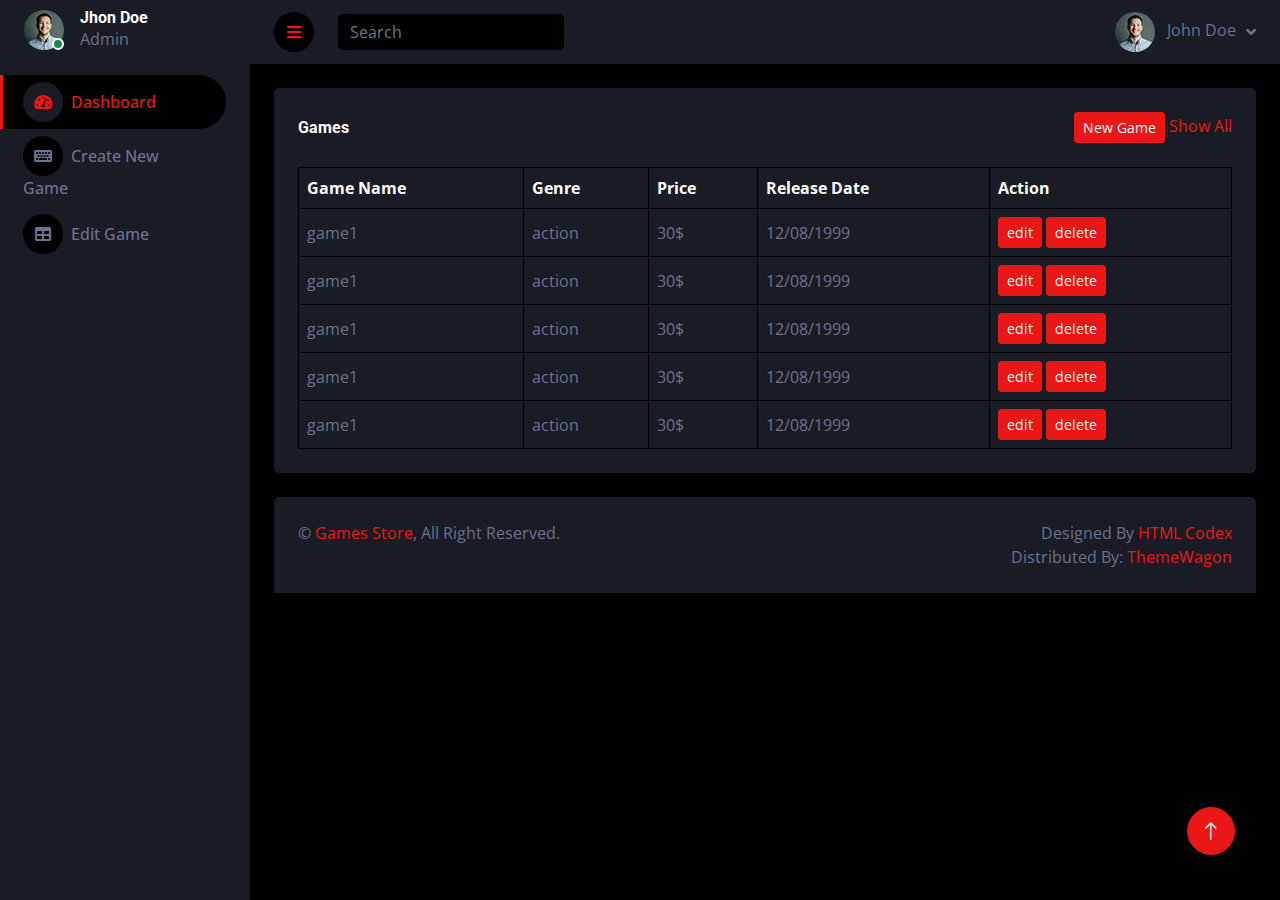
<file: Frontend/darkpan-1.0.0/index.html>
<!DOCTYPE html>
<html lang="en">

<head>
    <meta charset="utf-8">
    <title>DarkPan - Bootstrap 5 Admin Template</title>
    <meta content="width=device-width, initial-scale=1.0" name="viewport">
    <meta content="" name="keywords">
    <meta content="" name="description">

    <!-- Favicon -->
    <link href="img/favicon.ico" rel="icon">

    <!-- Google Web Fonts -->
    <link rel="preconnect" href="https://fonts.googleapis.com">
    <link rel="preconnect" href="https://fonts.gstatic.com" crossorigin>
    <link href="https://fonts.googleapis.com/css2?family=Open+Sans:wght@400;600&family=Roboto:wght@500;700&display=swap" rel="stylesheet"> 
    
    <!-- Icon Font Stylesheet -->
    <link href="https://cdnjs.cloudflare.com/ajax/libs/font-awesome/5.10.0/css/all.min.css" rel="stylesheet">
    <link href="https://cdn.jsdelivr.net/npm/bootstrap-icons@1.4.1/font/bootstrap-icons.css" rel="stylesheet">

    <!-- Libraries Stylesheet -->
    <link href="lib/owlcarousel/assets/owl.carousel.min.css" rel="stylesheet">
    <link href="lib/tempusdominus/css/tempusdominus-bootstrap-4.min.css" rel="stylesheet" />

    <!-- Customized Bootstrap Stylesheet -->
    <link href="css/bootstrap.min.css" rel="stylesheet">

    <!-- Template Stylesheet -->
    <link href="css/style.css" rel="stylesheet">
</head>

<body>
    <div class="container-fluid position-relative d-flex p-0">
        <!-- Spinner Start -->
        <div id="spinner" class="show bg-dark position-fixed translate-middle w-100 vh-100 top-50 start-50 d-flex align-items-center justify-content-center">
            <div class="spinner-border text-primary" style="width: 3rem; height: 3rem;" role="status">
                <span class="sr-only">Loading...</span>
            </div>
        </div>
        <!-- Spinner End -->


        <!-- Sidebar Start -->
        <div class="sidebar pe-4 pb-3">
            <nav class="navbar bg-secondary navbar-dark">
                <!-- FARKPAN LOGO
                <a href="index.html" class="navbar-brand mx-4 mb-3">
                    <h3 class="text-primary"><i class="fa fa-user-edit me-2"></i>DarkPan</h3>
                </a>
                -->
                <div class="d-flex align-items-center ms-4 mb-4">
                    <div class="position-relative">
                        <img class="rounded-circle" src="img/user.jpg" alt="" style="width: 40px; height: 40px;">
                        <div class="bg-success rounded-circle border border-2 border-white position-absolute end-0 bottom-0 p-1"></div>
                    </div>
                    <div class="ms-3">
                        <h6 class="mb-0">Jhon Doe</h6>
                        <span>Admin</span>
                    </div>
                </div>
                <div class="navbar-nav w-100">
                    <a href="index.html" class="nav-item nav-link active"><i class="fa fa-tachometer-alt me-2"></i>Dashboard</a>
                    <div class="nav-item dropdown">
                        <!-- ELEMENTS OPTION SIDE NAV ICON
                        <a href="#" class="nav-link dropdown-toggle" data-bs-toggle="dropdown"><i class="fa fa-laptop me-2"></i>Elements</a>
                        <div class="dropdown-menu bg-transparent border-0">
                            <a href="button.html" class="dropdown-item">Buttons</a>
                            <a href="typography.html" class="dropdown-item">Typography</a>
                            <a href="element.html" class="dropdown-item">Other Elements</a>
                        </div>
                        -->
                    </div>
                    <!-- <a href="widget.html" class="nav-item nav-link"><i class="fa fa-th me-2"></i>Widgets</a>
                    -->
                    <a href="form.html" class="nav-item nav-link"><i class="fa fa-keyboard me-2"></i>Create New Game</a>
                    
                    <a href="table.html" class="nav-item nav-link"><i class="fa fa-table me-2"></i>Edit Game</a>
                    <!--
                    <a href="chart.html" class="nav-item nav-link"><i class="fa fa-chart-bar me-2"></i>Charts</a>
                    -->
                    <div class="nav-item dropdown">
                        <!--
                        <a href="#" class="nav-link dropdown-toggle" data-bs-toggle="dropdown"><i class="far fa-file-alt me-2"></i>Pages</a>
                        <div class="dropdown-menu bg-transparent border-0">
                            <a href="signin.html" class="dropdown-item">Sign In</a>
                            <a href="signup.html" class="dropdown-item">Sign Up</a>
                            <a href="404.html" class="dropdown-item">404 Error</a>
                            <a href="blank.html" class="dropdown-item">Blank Page</a>
                        </div>
                    -->
                    </div>
                </div>
            </nav>
        </div>
        <!-- Sidebar End -->


        <!-- Content Start -->
        <div class="content">
            <!-- Navbar Start -->
            <nav class="navbar navbar-expand bg-secondary navbar-dark sticky-top px-4 py-0">
                <a href="index.html" class="navbar-brand d-flex d-lg-none me-4">
                    <h2 class="text-primary mb-0"><i class="fa fa-user-edit"></i></h2>
                </a>
                <a href="#" class="sidebar-toggler flex-shrink-0">
                    <i class="fa fa-bars"></i>
                </a>
                <form class="d-none d-md-flex ms-4">
                    <input class="form-control bg-dark border-0" type="search" placeholder="Search">
                </form>
                <div class="navbar-nav align-items-center ms-auto">
                    <div class="nav-item dropdown">
                        <!-- 
                        <a href="#" class="nav-link dropdown-toggle" data-bs-toggle="dropdown">
                            <i class="fa fa-envelope me-lg-2"></i>
                            <span class="d-none d-lg-inline-flex">Message</span>
                        </a>
                 
                        <div class="dropdown-menu dropdown-menu-end bg-secondary border-0 rounded-0 rounded-bottom m-0">
                            <a href="#" class="dropdown-item">
                                <div class="d-flex align-items-center">
                                    <img class="rounded-circle" src="img/user.jpg" alt="" style="width: 40px; height: 40px;">
                                    <div class="ms-2">
                                        <h6 class="fw-normal mb-0">Jhon send you a message</h6>
                                        <small>15 minutes ago</small>
                                    </div>
                                </div>
                            </a>
                            <hr class="dropdown-divider">
                            <a href="#" class="dropdown-item">
                                <div class="d-flex align-items-center">
                                    <img class="rounded-circle" src="img/user.jpg" alt="" style="width: 40px; height: 40px;">
                                    <div class="ms-2">
                                        <h6 class="fw-normal mb-0">Jhon send you a message</h6>
                                        <small>15 minutes ago</small>
                                    </div>
                                </div>
                            </a>
                            <hr class="dropdown-divider">
                            <a href="#" class="dropdown-item">
                                <div class="d-flex align-items-center">
                                    <img class="rounded-circle" src="img/user.jpg" alt="" style="width: 40px; height: 40px;">
                                    <div class="ms-2">
                                        <h6 class="fw-normal mb-0">Jhon send you a message</h6>
                                        <small>15 minutes ago</small>
                                    </div>
                                </div>
                            </a>
                            <hr class="dropdown-divider">
                            <a href="#" class="dropdown-item text-center">See all message</a>
                        </div>
                       
                    </div>
                     -->
                    <div class="nav-item dropdown">
                        <!-- 
                        <a href="#" class="nav-link dropdown-toggle" data-bs-toggle="dropdown">
                            <i class="fa fa-bell me-lg-2"></i>
                            <span class="d-none d-lg-inline-flex">Notificatin</span>
                        </a>
                        <div class="dropdown-menu dropdown-menu-end bg-secondary border-0 rounded-0 rounded-bottom m-0">
                            <a href="#" class="dropdown-item">
                                <h6 class="fw-normal mb-0">Profile updated</h6>
                                <small>15 minutes ago</small>
                            </a>
                            <hr class="dropdown-divider">
                            <a href="#" class="dropdown-item">
                                <h6 class="fw-normal mb-0">New user added</h6>
                                <small>15 minutes ago</small>
                            </a>
                            <hr class="dropdown-divider">
                            <a href="#" class="dropdown-item">
                                <h6 class="fw-normal mb-0">Password changed</h6>
                                <small>15 minutes ago</small>
                            </a>
                            <hr class="dropdown-divider">
                            <a href="#" class="dropdown-item text-center">See all notifications</a>
                        </div>
                    </div>
                    -->
                    <div class="nav-item dropdown">
                        <a href="#" class="nav-link dropdown-toggle" data-bs-toggle="dropdown">
                            <img class="rounded-circle me-lg-2" src="img/user.jpg" alt="" style="width: 40px; height: 40px;">
                            <span class="d-none d-lg-inline-flex">John Doe</span>
                        </a>
                        <div class="dropdown-menu dropdown-menu-end bg-secondary border-0 rounded-0 rounded-bottom m-0">
                            <a href="#" class="dropdown-item">My Profile</a>
                            <a href="#" class="dropdown-item">Settings</a>
                            <a href="#" class="dropdown-item">Log Out</a>
                        </div>
                    </div>
                </div>
            </nav>
            <!-- Navbar End -->


            <!-- Sale & Revenue Start 
            <div class="container-fluid pt-4 px-4">
                <div class="row g-4">
                    <div class="col-sm-6 col-xl-3">
                        <div class="bg-secondary rounded d-flex align-items-center justify-content-between p-4">
                            <i class="fa fa-chart-line fa-3x text-primary"></i>
                            <div class="ms-3">
                                <p class="mb-2">Today Sale</p>
                                <h6 class="mb-0">$1234</h6>
                            </div>
                        </div>
                    </div>
                    <div class="col-sm-6 col-xl-3">
                        <div class="bg-secondary rounded d-flex align-items-center justify-content-between p-4">
                            <i class="fa fa-chart-bar fa-3x text-primary"></i>
                            <div class="ms-3">
                                <p class="mb-2">Total Sale</p>
                                <h6 class="mb-0">$1234</h6>
                            </div>
                        </div>
                    </div>
                    <div class="col-sm-6 col-xl-3">
                        <div class="bg-secondary rounded d-flex align-items-center justify-content-between p-4">
                            <i class="fa fa-chart-area fa-3x text-primary"></i>
                            <div class="ms-3">
                                <p class="mb-2">Today Revenue</p>
                                <h6 class="mb-0">$1234</h6>
                            </div>
                        </div>
                    </div>
                    <div class="col-sm-6 col-xl-3">
                        <div class="bg-secondary rounded d-flex align-items-center justify-content-between p-4">
                            <i class="fa fa-chart-pie fa-3x text-primary"></i>
                            <div class="ms-3">
                                <p class="mb-2">Total Revenue</p>
                                <h6 class="mb-0">$1234</h6>
                            </div>
                        </div>
                    </div>
                </div>
            </div>
            Sale & Revenue End -->    


            <!-- Sales Chart Start 
            <div class="container-fluid pt-4 px-4">
                <div class="row g-4">
                    <div class="col-sm-12 col-xl-6">
                        <div class="bg-secondary text-center rounded p-4">
                            <div class="d-flex align-items-center justify-content-between mb-4">
                                <h6 class="mb-0">Worldwide Sales</h6>
                                <a href="">Show All</a>
                            </div>
                            <canvas id="worldwide-sales"></canvas>
                        </div>
                    </div>
                    <div class="col-sm-12 col-xl-6">
                        <div class="bg-secondary text-center rounded p-4">
                            <div class="d-flex align-items-center justify-content-between mb-4">
                                <h6 class="mb-0">Salse & Revenue</h6>
                                <a href="">Show All</a>
                            </div>
                            <canvas id="salse-revenue"></canvas>
                        </div>
                    </div>
                </div>
            </div>
            Sales Chart End -->


            <!-- Recent Sales Start -->
            <div class="container-fluid pt-4 px-4">
                <div class="bg-secondary text-center rounded p-4">
                    <div class="d-flex align-items-center justify-content-between mb-4">
                        <h6 class="mb-0">Games</h6>
                        <div>
                            <a href="form.html" class="btn btn-sm btn-primary">New Game</a>
                            <a href="">Show All</a>
                        </div>
                    </div>
                    <div class="table-responsive">
                        <table class="table text-start align-middle table-bordered table-hover mb-0">
                            <thead>
                                <tr class="text-white">
                                    <th scope="col">Game Name</th>
                                    <th scope="col">Genre</th>
                                    <th scope="col">Price</th>
                                    <th scope="col">Release Date</th>
                                    <th scope="col">Action</th>
                                </tr>
                            </thead>
                            <tbody>
                                <tr>
                                    <td>game1</td>
                                    <td>action</td>
                                    <td>30$</td>
                                    <td>12/08/1999</td>
                                    <td>
                                        <a class="btn btn-sm btn-primary" href="">edit</a>
                                        <a class="btn btn-sm btn-primary" href="">delete</a>
                                    </td>
                                </tr>
                                <tr>
                                    <td>game1</td>
                                    <td>action</td>
                                    <td>30$</td>
                                    <td>12/08/1999</td>
                                    <td>
                                        <a class="btn btn-sm btn-primary" href="">edit</a>
                                        <a class="btn btn-sm btn-primary" href="">delete</a>
                                    </td>
                                </tr>
                                <tr>
                                    <td>game1</td>
                                    <td>action</td>
                                    <td>30$</td>
                                    <td>12/08/1999</td>
                                    <td>
                                        <a class="btn btn-sm btn-primary" href="">edit</a>
                                        <a class="btn btn-sm btn-primary" href="">delete</a>
                                    </td>
                                </tr>
                                <tr>
                                    <td>game1</td>
                                    <td>action</td>
                                    <td>30$</td>
                                    <td>12/08/1999</td>
                                    <td>
                                        <a class="btn btn-sm btn-primary" href="">edit</a>
                                        <a class="btn btn-sm btn-primary" href="">delete</a>
                                    </td>
                                </tr>
                                <tr>
                                    <td>game1</td>
                                    <td>action</td>
                                    <td>30$</td>
                                    <td>12/08/1999</td>
                                    <td>
                                        <a class="btn btn-sm btn-primary" href="">edit</a>
                                        <a class="btn btn-sm btn-primary" href="">delete</a>
                                    </td>
                                </tr>
                            </tbody>
                        </table>
                    </div>
                </div>
            </div>
            
            
            <!-- Recent Sales End -->


            <!-- Widgets Start 
            <div class="container-fluid pt-4 px-4">
                <div class="row g-4">
                    <div class="col-sm-12 col-md-6 col-xl-4">
                        <div class="h-100 bg-secondary rounded p-4">
                            <div class="d-flex align-items-center justify-content-between mb-2">
                                <h6 class="mb-0">Messages</h6>
                                <a href="">Show All</a>
                            </div>
                            <div class="d-flex align-items-center border-bottom py-3">
                                <img class="rounded-circle flex-shrink-0" src="img/user.jpg" alt="" style="width: 40px; height: 40px;">
                                <div class="w-100 ms-3">
                                    <div class="d-flex w-100 justify-content-between">
                                        <h6 class="mb-0">Jhon Doe</h6>
                                        <small>15 minutes ago</small>
                                    </div>
                                    <span>Short message goes here...</span>
                                </div>
                            </div>
                            <div class="d-flex align-items-center border-bottom py-3">
                                <img class="rounded-circle flex-shrink-0" src="img/user.jpg" alt="" style="width: 40px; height: 40px;">
                                <div class="w-100 ms-3">
                                    <div class="d-flex w-100 justify-content-between">
                                        <h6 class="mb-0">Jhon Doe</h6>
                                        <small>15 minutes ago</small>
                                    </div>
                                    <span>Short message goes here...</span>
                                </div>
                            </div>
                            <div class="d-flex align-items-center border-bottom py-3">
                                <img class="rounded-circle flex-shrink-0" src="img/user.jpg" alt="" style="width: 40px; height: 40px;">
                                <div class="w-100 ms-3">
                                    <div class="d-flex w-100 justify-content-between">
                                        <h6 class="mb-0">Jhon Doe</h6>
                                        <small>15 minutes ago</small>
                                    </div>
                                    <span>Short message goes here...</span>
                                </div>
                            </div>
                            <div class="d-flex align-items-center pt-3">
                                <img class="rounded-circle flex-shrink-0" src="img/user.jpg" alt="" style="width: 40px; height: 40px;">
                                <div class="w-100 ms-3">
                                    <div class="d-flex w-100 justify-content-between">
                                        <h6 class="mb-0">Jhon Doe</h6>
                                        <small>15 minutes ago</small>
                                    </div>
                                    <span>Short message goes here...</span>
                                </div>
                            </div>
                        </div>
                    </div>
                    <div class="col-sm-12 col-md-6 col-xl-4">
                        <div class="h-100 bg-secondary rounded p-4">
                            <div class="d-flex align-items-center justify-content-between mb-4">
                                <h6 class="mb-0">Calender</h6>
                                <a href="">Show All</a>
                            </div>
                            <div id="calender"></div>
                        </div>
                    </div>
                    <div class="col-sm-12 col-md-6 col-xl-4">
                        <div class="h-100 bg-secondary rounded p-4">
                            <div class="d-flex align-items-center justify-content-between mb-4">
                                <h6 class="mb-0">To Do List</h6>
                                <a href="">Show All</a>
                            </div>
                            <div class="d-flex mb-2">
                                <input class="form-control bg-dark border-0" type="text" placeholder="Enter task">
                                <button type="button" class="btn btn-primary ms-2">Add</button>
                            </div>
                            <div class="d-flex align-items-center border-bottom py-2">
                                <input class="form-check-input m-0" type="checkbox">
                                <div class="w-100 ms-3">
                                    <div class="d-flex w-100 align-items-center justify-content-between">
                                        <span>Short task goes here...</span>
                                        <button class="btn btn-sm"><i class="fa fa-times"></i></button>
                                    </div>
                                </div>
                            </div>
                            <div class="d-flex align-items-center border-bottom py-2">
                                <input class="form-check-input m-0" type="checkbox">
                                <div class="w-100 ms-3">
                                    <div class="d-flex w-100 align-items-center justify-content-between">
                                        <span>Short task goes here...</span>
                                        <button class="btn btn-sm"><i class="fa fa-times"></i></button>
                                    </div>
                                </div>
                            </div>
                            <div class="d-flex align-items-center border-bottom py-2">
                                <input class="form-check-input m-0" type="checkbox" checked>
                                <div class="w-100 ms-3">
                                    <div class="d-flex w-100 align-items-center justify-content-between">
                                        <span><del>Short task goes here...</del></span>
                                        <button class="btn btn-sm text-primary"><i class="fa fa-times"></i></button>
                                    </div>
                                </div>
                            </div>
                            <div class="d-flex align-items-center border-bottom py-2">
                                <input class="form-check-input m-0" type="checkbox">
                                <div class="w-100 ms-3">
                                    <div class="d-flex w-100 align-items-center justify-content-between">
                                        <span>Short task goes here...</span>
                                        <button class="btn btn-sm"><i class="fa fa-times"></i></button>
                                    </div>
                                </div>
                            </div>
                            <div class="d-flex align-items-center pt-2">
                                <input class="form-check-input m-0" type="checkbox">
                                <div class="w-100 ms-3">
                                    <div class="d-flex w-100 align-items-center justify-content-between">
                                        <span>Short task goes here...</span>
                                        <button class="btn btn-sm"><i class="fa fa-times"></i></button>
                                    </div>
                                </div>
                            </div>
                        </div>
                    </div>
                </div>
            </div>
            Widgets End -->


            <!-- Footer Start -->
            <div class="container-fluid pt-4 px-4">
                <div class="bg-secondary rounded-top p-4">
                    <div class="row">
                        <div class="col-12 col-sm-6 text-center text-sm-start">
                            &copy; <a href="#">Games Store</a>, All Right Reserved. 
                        </div>
                        <div class="col-12 col-sm-6 text-center text-sm-end">
                            <!--/*** This template is free as long as you keep the footer author’s credit link/attribution link/backlink. If you'd like to use the template without the footer author’s credit link/attribution link/backlink, you can purchase the Credit Removal License from "https://htmlcodex.com/credit-removal". Thank you for your support. ***/-->
                            Designed By <a href="https://htmlcodex.com">HTML Codex</a>
                            <br>Distributed By: <a href="https://themewagon.com" target="_blank">ThemeWagon</a>
                        </div>
                    </div>
                </div>
            </div>
            <!-- Footer End -->
        </div>
        <!-- Content End -->


        <!-- Back to Top --> 
        <a href="#" class="btn btn-lg btn-primary btn-lg-square back-to-top"><i class="bi bi-arrow-up"></i></a>
        
    </div>

    <!-- JavaScript Libraries -->
    <script src="https://code.jquery.com/jquery-3.4.1.min.js"></script>
    <script src="https://cdn.jsdelivr.net/npm/bootstrap@5.0.0/dist/js/bootstrap.bundle.min.js"></script>
    <script src="lib/chart/chart.min.js"></script>
    <script src="lib/easing/easing.min.js"></script>
    <script src="lib/waypoints/waypoints.min.js"></script>
    <script src="lib/owlcarousel/owl.carousel.min.js"></script>
    <script src="lib/tempusdominus/js/moment.min.js"></script>
    <script src="lib/tempusdominus/js/moment-timezone.min.js"></script>
    <script src="lib/tempusdominus/js/tempusdominus-bootstrap-4.min.js"></script>

    <!-- Template Javascript -->
    <script src="js/main.js"></script>
</body>

</html>
</file>
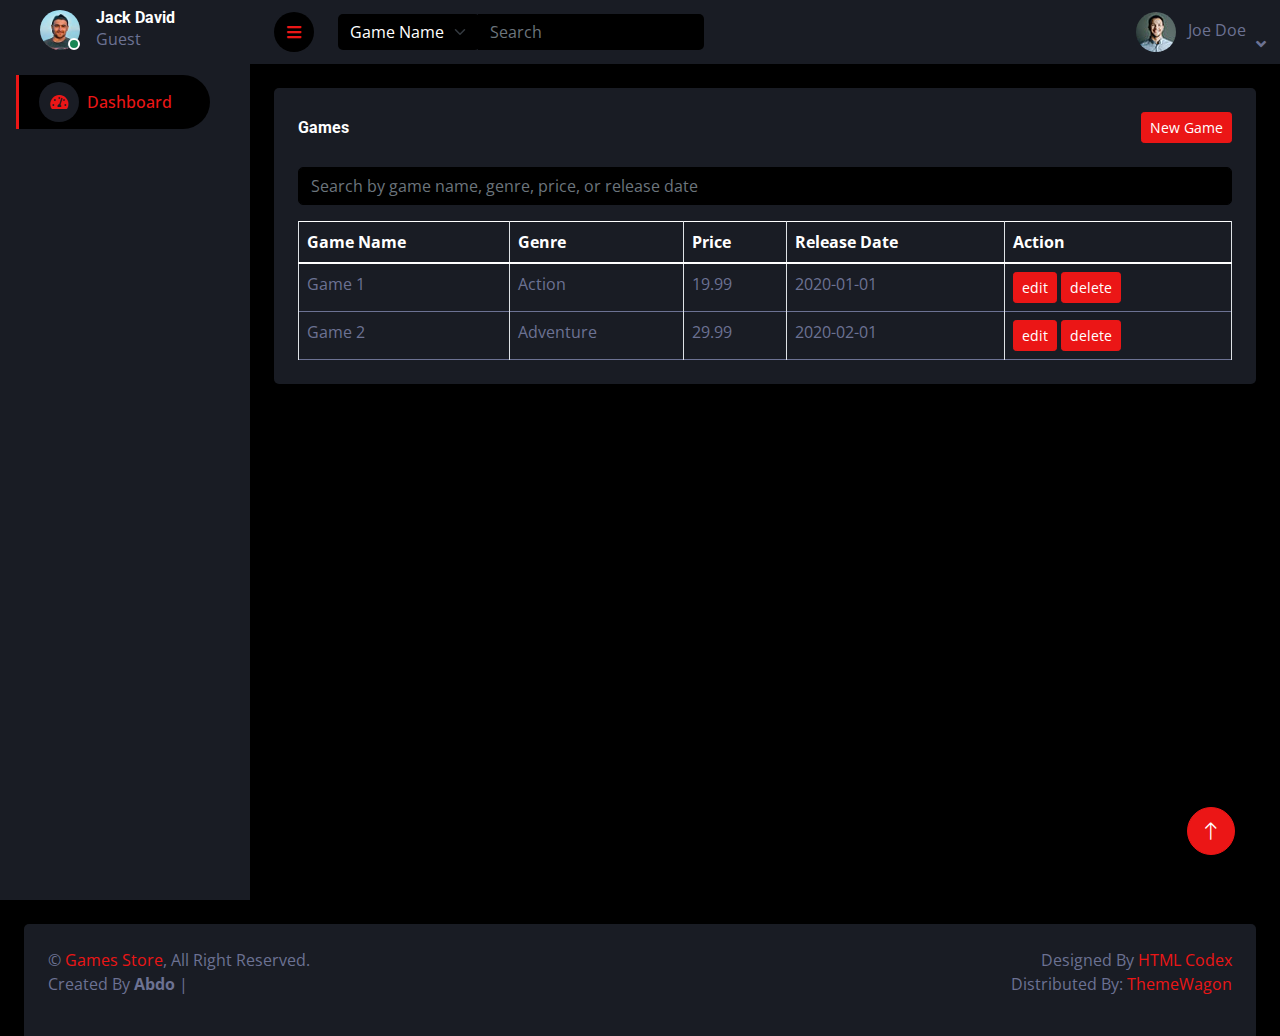
<file: Frontend/darkpan-1.0.0/Admin.html>
<!DOCTYPE html>
<html lang="en">

<head>
    <meta charset="utf-8">
    <title>DarkPan - Bootstrap 5 Admin Template</title>
    <meta content="width=device-width, initial-scale=1.0" name="viewport">
    <meta content="" name="keywords">
    <meta content="" name="description">

    <meta name="viewport" content="width=device-width, initial-scale=1.0">
    <title>Game Table with Search Filter</title>
    <link rel="stylesheet" href="https://maxcdn.bootstrapcdn.com/bootstrap/4.0.0/css/bootstrap.min.css">
    <style>
        .text-white th {
            color: white;
        }
    </style>

    <!-- Favicon -->
    <link href="img/favicon.ico" rel="icon">

    <!-- Google Web Fonts -->
    <link rel="preconnect" href="https://fonts.googleapis.com">
    <link rel="preconnect" href="https://fonts.gstatic.com" crossorigin>
    <link href="https://fonts.googleapis.com/css2?family=Open+Sans:wght@400;600&family=Roboto:wght@500;700&display=swap" rel="stylesheet"> 
    
    <!-- Icon Font Stylesheet -->
    <link href="https://cdnjs.cloudflare.com/ajax/libs/font-awesome/5.10.0/css/all.min.css" rel="stylesheet">
    <link href="https://cdn.jsdelivr.net/npm/bootstrap-icons@1.4.1/font/bootstrap-icons.css" rel="stylesheet">

    <!-- Libraries Stylesheet -->
    <link href="lib/owlcarousel/assets/owl.carousel.min.css" rel="stylesheet">
    <link href="lib/tempusdominus/css/tempusdominus-bootstrap-4.min.css" rel="stylesheet" />

    <!-- Customized Bootstrap Stylesheet -->
    <link href="css/bootstrap.min.css" rel="stylesheet">

    <!-- Template Stylesheet -->
    <link href="css/style.css" rel="stylesheet">
</head>

<body>
    <div id="wrapper">
    <div class="container-fluid position-relative d-flex p-0">
        <!-- Spinner Start -->
        <div id="spinner" class="show bg-dark position-fixed translate-middle w-100 vh-100 top-50 start-50 d-flex align-items-center justify-content-center">
            <div class="spinner-border text-primary" style="width: 3rem; height: 3rem;" role="status">
                <span class="sr-only">Loading...</span>
            </div>
        </div>
        <!-- Spinner End -->


        <!-- Sidebar Start -->
        <div class="sidebar pe-4 pb-3">
            <nav class="navbar bg-secondary navbar-dark">
                <!-- FARKPAN LOGO
                <a href="index.html" class="navbar-brand mx-4 mb-3">
                    <h3 class="text-primary"><i class="fa fa-user-edit me-2"></i>DarkPan</h3>
                </a>
                -->
                <div class="d-flex align-items-center ms-4 mb-4">
                    <div class="position-relative">
                        <img class="rounded-circle" src="img/testimonial-2.jpg" alt="" style="width: 40px; height: 40px;">
                        <div class="bg-success rounded-circle border border-2 border-white position-absolute end-0 bottom-0 p-1"></div>
                    </div>
                    <div class="ms-3">
                        <h6 class="mb-0">Jack David</h6>
                        <span>Guest</span>
                    </div>
                </div>
                <div class="navbar-nav w-100">
                    <a href="index.html" class="nav-item nav-link active"><i class="fa fa-tachometer-alt me-2"></i>Dashboard</a>
                    <div class="nav-item dropdown">
                        <!-- ELEMENTS OPTION SIDE NAV ICON
                        <a href="#" class="nav-link dropdown-toggle" data-bs-toggle="dropdown"><i class="fa fa-laptop me-2"></i>Elements</a>
                        <div class="dropdown-menu bg-transparent border-0">
                            <a href="button.html" class="dropdown-item">Buttons</a>
                            <a href="typography.html" class="dropdown-item">Typography</a>
                            <a href="element.html" class="dropdown-item">Other Elements</a>
                        </div>
                        -->
                    </div>
                    <!-- <a href="widget.html" class="nav-item nav-link"><i class="fa fa-th me-2"></i>Widgets</a>
                    
                    <a href="form.html" class="nav-item nav-link"><i class="fa fa-keyboard me-2"></i>Create New Game</a>
                    
                    <a href="table.html" class="nav-item nav-link"><i class="fa fa-table me-2"></i>Edit Game</a>
                    
                    <a href="chart.html" class="nav-item nav-link"><i class="fa fa-chart-bar me-2"></i>Charts</a>
                    -->
                    <div class="nav-item dropdown">
                        <!--
                        <a href="#" class="nav-link dropdown-toggle" data-bs-toggle="dropdown"><i class="far fa-file-alt me-2"></i>Pages</a>
                        <div class="dropdown-menu bg-transparent border-0">
                            <a href="signin.html" class="dropdown-item">Sign In</a>
                            <a href="signup.html" class="dropdown-item">Sign Up</a>
                            <a href="404.html" class="dropdown-item">404 Error</a>
                            <a href="blank.html" class="dropdown-item">Blank Page</a>
                        </div>
                    -->
                    </div>
                </div>
            </nav>
        </div>
        <!-- Sidebar End -->


        <!-- Content Start -->
    <div class = "wrapper"> 
        <div class="content">
            <!-- Navbar Start -->
            <nav class="navbar navbar-expand bg-secondary navbar-dark sticky-top px-4 py-0">
                <a href="Admin.html" class="navbar-brand d-flex d-lg-none me-4">
                    <h2 class="text-primary mb-0"><i class="fa fa-user-edit"></i></h2>
                </a>
                <a href="#" class="sidebar-toggler flex-shrink-0">
                    <i class="fa fa-bars"></i>
                </a>
                <form class="d-none d-md-flex ms-4">
                    <div class="input-group">
                        <!-- Dropdown for Search Criteria -->
                        <div class="input-group-prepend">
                            <select class="form-select bg-dark text-white border-0">
                                <option value="name" selected>Game Name</option>
                                <option value="genre">Genre</option>
                                <option value="price">Price</option>
                            </select>
                        </div>
                        <!-- Search Input -->
                        <input class="form-control bg-dark border-0" type="search" placeholder="Search">
                    </div>
                </form>
                <div class="navbar-nav align-items-center ms-auto">
                    <div class="nav-item dropdown">
                        <a href="#" class="nav-link dropdown-toggle" data-bs-toggle="dropdown">
                            <img class="rounded-circle me-lg-2" src="img/user.jpg" alt="" style="width: 40px; height: 40px;">
                            <span class="d-none d-lg-inline-flex">Joe Doe</span>
                        </a>
                        <div class="dropdown-menu dropdown-menu-end bg-secondary border-0 rounded-0 rounded-bottom m-0">
                            <a href="signin.html" class="dropdown-item">Log Out</a>
                        </div>
                    </div>
                </div>
            </nav>
            
            
            <!-- Navbar End -->


            <!-- Sale & Revenue Start 
            <div class="container-fluid pt-4 px-4">
                <div class="row g-4">
                    <div class="col-sm-6 col-xl-3">
                        <div class="bg-secondary rounded d-flex align-items-center justify-content-between p-4">
                            <i class="fa fa-chart-line fa-3x text-primary"></i>
                            <div class="ms-3">
                                <p class="mb-2">Today Sale</p>
                                <h6 class="mb-0">$1234</h6>
                            </div>
                        </div>
                    </div>
                    <div class="col-sm-6 col-xl-3">
                        <div class="bg-secondary rounded d-flex align-items-center justify-content-between p-4">
                            <i class="fa fa-chart-bar fa-3x text-primary"></i>
                            <div class="ms-3">
                                <p class="mb-2">Total Sale</p>
                                <h6 class="mb-0">$1234</h6>
                            </div>
                        </div>
                    </div>
                    <div class="col-sm-6 col-xl-3">
                        <div class="bg-secondary rounded d-flex align-items-center justify-content-between p-4">
                            <i class="fa fa-chart-area fa-3x text-primary"></i>
                            <div class="ms-3">
                                <p class="mb-2">Today Revenue</p>
                                <h6 class="mb-0">$1234</h6>
                            </div>
                        </div>
                    </div>
                    <div class="col-sm-6 col-xl-3">
                        <div class="bg-secondary rounded d-flex align-items-center justify-content-between p-4">
                            <i class="fa fa-chart-pie fa-3x text-primary"></i>
                            <div class="ms-3">
                                <p class="mb-2">Total Revenue</p>
                                <h6 class="mb-0">$1234</h6>
                            </div>
                        </div>
                    </div>
                </div>
            </div>
            Sale & Revenue End -->    


            <!-- Sales Chart Start 
            <div class="container-fluid pt-4 px-4">
                <div class="row g-4">
                    <div class="col-sm-12 col-xl-6">
                        <div class="bg-secondary text-center rounded p-4">
                            <div class="d-flex align-items-center justify-content-between mb-4">
                                <h6 class="mb-0">Worldwide Sales</h6>
                                <a href="">Show All</a>
                            </div>
                            <canvas id="worldwide-sales"></canvas>
                        </div>
                    </div>
                    <div class="col-sm-12 col-xl-6">
                        <div class="bg-secondary text-center rounded p-4">
                            <div class="d-flex align-items-center justify-content-between mb-4">
                                <h6 class="mb-0">Salse & Revenue</h6>
                                <a href="">Show All</a>
                            </div>
                            <canvas id="salse-revenue"></canvas>
                        </div>
                    </div>
                </div>
            </div>
            Sales Chart End -->


            <!-- Recent Sales Start -->
            <div class="container-fluid pt-4 px-4">
                <div class="bg-secondary text-center rounded p-4">
                    <div class="d-flex align-items-center justify-content-between mb-4">
                        <h6 class="mb-0">Games</h6>

                        <div>
                            <a href="CreateGame.html" class="btn btn-sm btn-primary">New Game</a>
                            <!-- 
                    <a href="">Show All</a>
                    -->
                        </div>

                    </div>
                    <div class="table-responsive">
                        <!-- Search Form -->
                        <div class="mb-3">
                            <input type="text" id="searchInput" class="form-control"
                                placeholder="Search by game name, genre, price, or release date">
                        </div>

                        <table class="table text-start align-middle table-bordered table-hover mb-0">
                            <thead>
                                <tr class="text-white">
                                    <th scope="col">Game Name</th>
                                    <th scope="col">Genre</th>
                                    <th scope="col">Price</th>
                                    <th scope="col">Release Date</th>
                                    <th scope="col">Action</th>
                                </tr>
                            </thead>
                            <tbody id="tableBody">
                                <!-- 
                                <tr>
                                    <td>game1</td>
                                    <td>action</td>
                                    <td>30$</td>
                                    <td>12/08/1999</td>
                                    <td>
                                        <a class="btn btn-sm btn-primary" href="EditGame.html">edit</a>
                                        <a class="btn btn-sm btn-primary" href="">delete</a>
                                    </td>
                                </tr>
                                <tr>
                                    <td>pupg</td>
                                    <td>action</td>
                                    <td>5$</td>
                                    <td>12/08/1999</td>
                                    <td>
                                        <a class="btn btn-sm btn-primary" href="EditGame.html">edit</a>
                                        <a class="btn btn-sm btn-primary" href="">delete</a>
                                    </td>
                                </tr>
                                <tr>
                                    <td>game1</td>
                                    <td>action</td>
                                    <td>10$</td>
                                    <td>12/08/1999</td>
                                    <td>
                                        <a class="btn btn-sm btn-primary" href="EditGame.html">edit</a>
                                        <a class="btn btn-sm btn-primary" href="">delete</a>
                                    </td>
                                </tr>
                                <tr>
                                    <td>game2</td>
                                    <td>action</td>
                                    <td>20$</td>
                                    <td>12/08/1999</td>
                                    <td>
                                        <a class="btn btn-sm btn-primary" href="EditGame.html">edit</a>
                                        <a class="btn btn-sm btn-primary" href="">delete</a>
                                    </td>
                                </tr>
                                Additional rows go here -->
                            </tbody>
                        </table>
                    </div>
                </div>
            </div>
            <!-- Recent Sales End -->


            <!-- Widgets Start 
            <div class="container-fluid pt-4 px-4">
                <div class="row g-4">
                    <div class="col-sm-12 col-md-6 col-xl-4">
                        <div class="h-100 bg-secondary rounded p-4">
                            <div class="d-flex align-items-center justify-content-between mb-2">
                                <h6 class="mb-0">Messages</h6>
                                <a href="">Show All</a>
                            </div>
                            <div class="d-flex align-items-center border-bottom py-3">
                                <img class="rounded-circle flex-shrink-0" src="img/user.jpg" alt="" style="width: 40px; height: 40px;">
                                <div class="w-100 ms-3">
                                    <div class="d-flex w-100 justify-content-between">
                                        <h6 class="mb-0">Jhon Doe</h6>
                                        <small>15 minutes ago</small>
                                    </div>
                                    <span>Short message goes here...</span>
                                </div>
                            </div>
                            <div class="d-flex align-items-center border-bottom py-3">
                                <img class="rounded-circle flex-shrink-0" src="img/user.jpg" alt="" style="width: 40px; height: 40px;">
                                <div class="w-100 ms-3">
                                    <div class="d-flex w-100 justify-content-between">
                                        <h6 class="mb-0">Jhon Doe</h6>
                                        <small>15 minutes ago</small>
                                    </div>
                                    <span>Short message goes here...</span>
                                </div>
                            </div>
                            <div class="d-flex align-items-center border-bottom py-3">
                                <img class="rounded-circle flex-shrink-0" src="img/user.jpg" alt="" style="width: 40px; height: 40px;">
                                <div class="w-100 ms-3">
                                    <div class="d-flex w-100 justify-content-between">
                                        <h6 class="mb-0">Jhon Doe</h6>
                                        <small>15 minutes ago</small>
                                    </div>
                                    <span>Short message goes here...</span>
                                </div>
                            </div>
                            <div class="d-flex align-items-center pt-3">
                                <img class="rounded-circle flex-shrink-0" src="img/user.jpg" alt="" style="width: 40px; height: 40px;">
                                <div class="w-100 ms-3">
                                    <div class="d-flex w-100 justify-content-between">
                                        <h6 class="mb-0">Jhon Doe</h6>
                                        <small>15 minutes ago</small>
                                    </div>
                                    <span>Short message goes here...</span>
                                </div>
                            </div>
                        </div>
                    </div>
                    <div class="col-sm-12 col-md-6 col-xl-4">
                        <div class="h-100 bg-secondary rounded p-4">
                            <div class="d-flex align-items-center justify-content-between mb-4">
                                <h6 class="mb-0">Calender</h6>
                                <a href="">Show All</a>
                            </div>
                            <div id="calender"></div>
                        </div>
                    </div>
                    <div class="col-sm-12 col-md-6 col-xl-4">
                        <div class="h-100 bg-secondary rounded p-4">
                            <div class="d-flex align-items-center justify-content-between mb-4">
                                <h6 class="mb-0">To Do List</h6>
                                <a href="">Show All</a>
                            </div>
                            <div class="d-flex mb-2">
                                <input class="form-control bg-dark border-0" type="text" placeholder="Enter task">
                                <button type="button" class="btn btn-primary ms-2">Add</button>
                            </div>
                            <div class="d-flex align-items-center border-bottom py-2">
                                <input class="form-check-input m-0" type="checkbox">
                                <div class="w-100 ms-3">
                                    <div class="d-flex w-100 align-items-center justify-content-between">
                                        <span>Short task goes here...</span>
                                        <button class="btn btn-sm"><i class="fa fa-times"></i></button>
                                    </div>
                                </div>
                            </div>
                            <div class="d-flex align-items-center border-bottom py-2">
                                <input class="form-check-input m-0" type="checkbox">
                                <div class="w-100 ms-3">
                                    <div class="d-flex w-100 align-items-center justify-content-between">
                                        <span>Short task goes here...</span>
                                        <button class="btn btn-sm"><i class="fa fa-times"></i></button>
                                    </div>
                                </div>
                            </div>
                            <div class="d-flex align-items-center border-bottom py-2">
                                <input class="form-check-input m-0" type="checkbox" checked>
                                <div class="w-100 ms-3">
                                    <div class="d-flex w-100 align-items-center justify-content-between">
                                        <span><del>Short task goes here...</del></span>
                                        <button class="btn btn-sm text-primary"><i class="fa fa-times"></i></button>
                                    </div>
                                </div>
                            </div>
                            <div class="d-flex align-items-center border-bottom py-2">
                                <input class="form-check-input m-0" type="checkbox">
                                <div class="w-100 ms-3">
                                    <div class="d-flex w-100 align-items-center justify-content-between">
                                        <span>Short task goes here...</span>
                                        <button class="btn btn-sm"><i class="fa fa-times"></i></button>
                                    </div>
                                </div>
                            </div>
                            <div class="d-flex align-items-center pt-2">
                                <input class="form-check-input m-0" type="checkbox">
                                <div class="w-100 ms-3">
                                    <div class="d-flex w-100 align-items-center justify-content-between">
                                        <span>Short task goes here...</span>
                                        <button class="btn btn-sm"><i class="fa fa-times"></i></button>
                                    </div>
                                </div>
                            </div>
                        </div>
                    </div>
                </div>
            </div>
            Widgets End -->
            </div>


            <!-- Footer Start -->
            <div class="footer">
                <div class="container-fluid pt-4 px-4">
                    <div class="bg-secondary rounded-top p-4">
                        <div class="row">
                            <div class="col-12 col-sm-6 text-center text-sm-start">
                                &copy; <a href="#">Games Store</a>, All Right Reserved. 
                               
                                       <p style="color:#6C7293">Created By <span id="typewriter"></span> <span id="cursor">|</span></p> 
                                       <script>
                                        
                                    
                                    function sleep(ms) {
                                            return new Promise((resolve) => setTimeout(resolve, ms));
                                        }
                                        const phrases = ["Abdo", "Gasser", "Omar", "Sama"];
                                        const el = document.getElementById("typewriter");
                                        let sleepTime = 100;
                                    
                                        const typeWord = async (word) => {
                                            for (let i = 0; i < word.length; i++) {
                                                el.innerText = word.substring(0, i + 1);
                                                await sleep(sleepTime);
                                            }
                                        };
                                    
                                        const deleteWord = async (word) => {
                                            for (let i = word.length; i > 0; i--) {
                                                el.innerText = word.substring(0, i);
                                                await sleep(sleepTime);
                                            }
                                        };
                                    
                                        const printWords = async (words) => {
                                            await typeWord(words);
                                            await sleep(2000); // Wait for 2 seconds
                                            await deleteWord(words);
                                        };
                                    
                                        const writeLoop = async () => {
                                            while (true) {
                                                for (let i = 0; i < phrases.length; i++) {
                                                    let words = phrases.slice(0, i + 1).join(" ");
                                                    await printWords(words);
                                                }
                                    
                                                for (let i = phrases.length - 1; i >= 0; i--) {
                                                    let words = phrases.slice(0, i + 1).reverse().join(" ");
                                                    await printWords(words);
                                                }
                                            }
                                        };
                                        writeLoop();
                                       </script>
                                    </body>
                            </div>
                            <div class="col-12 col-sm-6 text-center text-sm-end">
                                <!--/*** This template is free as long as you keep the footer author’s credit link/attribution link/backlink. If you'd like to use the template without the footer author’s credit link/attribution link/backlink, you can purchase the Credit Removal License from "https://htmlcodex.com/credit-removal". Thank you for your support. ***/-->
                                Designed By <a href="https://htmlcodex.com">HTML Codex</a>
                                <br>Distributed By: <a href="https://themewagon.com" target="_blank">ThemeWagon</a>
                            </div>
                        </div>
                    </div>
                </div>
            </div>
            <!-- Footer End -->
        </div>
        <!-- Content End -->


        <!-- Back to Top --> 
        <a href="#" class="btn btn-lg btn-primary btn-lg-square back-to-top"><i class="bi bi-arrow-up"></i></a>
        
    </div>

    <!-- JavaScript Libraries -->
    <script src="https://code.jquery.com/jquery-3.4.1.min.js"></script>
    <script src="https://cdn.jsdelivr.net/npm/bootstrap@5.0.0/dist/js/bootstrap.bundle.min.js"></script>
    <script src="lib/chart/chart.min.js"></script>
    <script src="lib/easing/easing.min.js"></script>
    <script src="lib/waypoints/waypoints.min.js"></script>
    <script src="lib/owlcarousel/owl.carousel.min.js"></script>
    <script src="lib/tempusdominus/js/moment.min.js"></script>
    <script src="lib/tempusdominus/js/moment-timezone.min.js"></script>
    <script src="lib/tempusdominus/js/tempusdominus-bootstrap-4.min.js"></script>

    <!-- Template Javascript -->
    <script src="js/main.js"></script>
     
    <script>

        document.addEventListener("DOMContentLoaded", function() {
            const searchInput = document.getElementById('searchInput');
            const tableBody = document.getElementById('tableBody');
            const rows = tableBody.getElementsByTagName('tr');

            searchInput.addEventListener('keyup', function() {
                const filter = searchInput.value.toLowerCase();

                for (let i = 0; i < rows.length; i++) {
                    let match = false;
                    const cells = rows[i].getElementsByTagName('td');
                    for (let j = 0; j < cells.length; j++) {
                        if (cells[j]) {
                            if (cells[j].textContent.toLowerCase().indexOf(filter) > -1) {
                                match = true;
                                break;
                            }
                        }
                    }
                    rows[i].style.display = match ? '' : 'none';
                }
            });
        });
    </script>

</body>

</html>
</file>
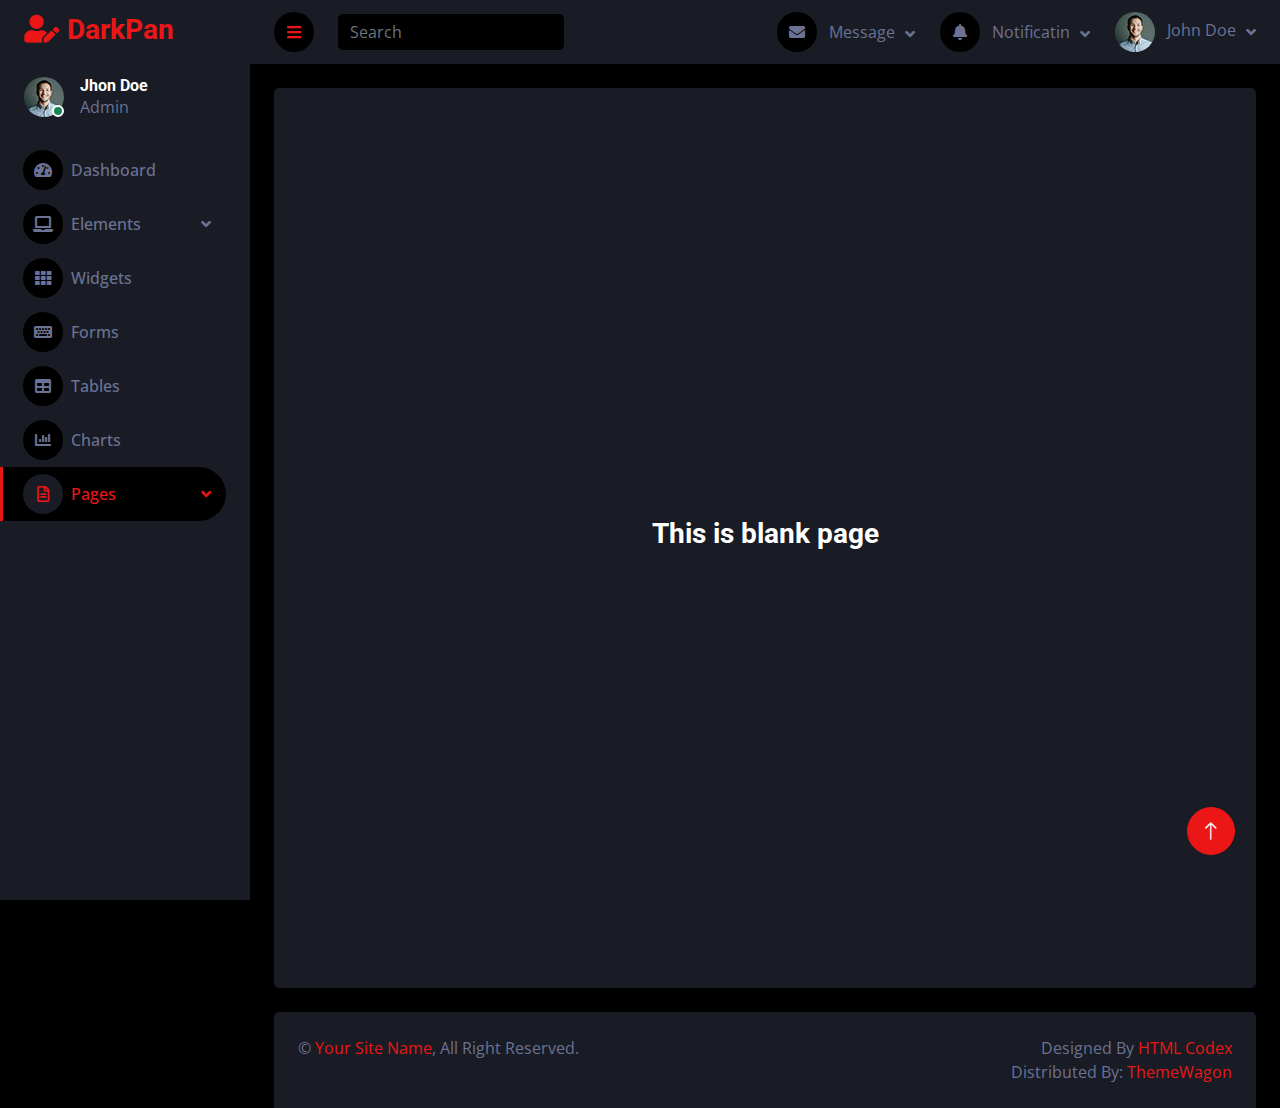
<file: Frontend/darkpan-1.0.0/blank.html>
<!DOCTYPE html>
<html lang="en">

<head>
    <meta charset="utf-8">
    <title>DarkPan - Bootstrap 5 Admin Template</title>
    <meta content="width=device-width, initial-scale=1.0" name="viewport">
    <meta content="" name="keywords">
    <meta content="" name="description">

    <!-- Favicon -->
    <link href="img/favicon.ico" rel="icon">

    <!-- Google Web Fonts -->
    <link rel="preconnect" href="https://fonts.googleapis.com">
    <link rel="preconnect" href="https://fonts.gstatic.com" crossorigin>
    <link href="https://fonts.googleapis.com/css2?family=Open+Sans:wght@400;600&family=Roboto:wght@500;700&display=swap" rel="stylesheet"> 
    
    <!-- Icon Font Stylesheet -->
    <link href="https://cdnjs.cloudflare.com/ajax/libs/font-awesome/5.10.0/css/all.min.css" rel="stylesheet">
    <link href="https://cdn.jsdelivr.net/npm/bootstrap-icons@1.4.1/font/bootstrap-icons.css" rel="stylesheet">

    <!-- Libraries Stylesheet -->
    <link href="lib/owlcarousel/assets/owl.carousel.min.css" rel="stylesheet">
    <link href="lib/tempusdominus/css/tempusdominus-bootstrap-4.min.css" rel="stylesheet" />

    <!-- Customized Bootstrap Stylesheet -->
    <link href="css/bootstrap.min.css" rel="stylesheet">

    <!-- Template Stylesheet -->
    <link href="css/style.css" rel="stylesheet">
</head>

<body>
    <div class="container-fluid position-relative d-flex p-0">
        <!-- Spinner Start -->
        <div id="spinner" class="show bg-dark position-fixed translate-middle w-100 vh-100 top-50 start-50 d-flex align-items-center justify-content-center">
            <div class="spinner-border text-primary" style="width: 3rem; height: 3rem;" role="status">
                <span class="sr-only">Loading...</span>
            </div>
        </div>
        <!-- Spinner End -->


        <!-- Sidebar Start -->
        <div class="sidebar pe-4 pb-3">
            <nav class="navbar bg-secondary navbar-dark">
                <a href="index.html" class="navbar-brand mx-4 mb-3">
                    <h3 class="text-primary"><i class="fa fa-user-edit me-2"></i>DarkPan</h3>
                </a>
                <div class="d-flex align-items-center ms-4 mb-4">
                    <div class="position-relative">
                        <img class="rounded-circle" src="img/user.jpg" alt="" style="width: 40px; height: 40px;">
                        <div class="bg-success rounded-circle border border-2 border-white position-absolute end-0 bottom-0 p-1"></div>
                    </div>
                    <div class="ms-3">
                        <h6 class="mb-0">Jhon Doe</h6>
                        <span>Admin</span>
                    </div>
                </div>
                <div class="navbar-nav w-100">
                    <a href="index.html" class="nav-item nav-link"><i class="fa fa-tachometer-alt me-2"></i>Dashboard</a>
                    <div class="nav-item dropdown">
                        <a href="#" class="nav-link dropdown-toggle" data-bs-toggle="dropdown"><i class="fa fa-laptop me-2"></i>Elements</a>
                        <div class="dropdown-menu bg-transparent border-0">
                            <a href="button.html" class="dropdown-item">Buttons</a>
                            <a href="typography.html" class="dropdown-item">Typography</a>
                            <a href="element.html" class="dropdown-item">Other Elements</a>
                        </div>
                    </div>
                    <a href="widget.html" class="nav-item nav-link"><i class="fa fa-th me-2"></i>Widgets</a>
                    <a href="form.html" class="nav-item nav-link"><i class="fa fa-keyboard me-2"></i>Forms</a>
                    <a href="table.html" class="nav-item nav-link"><i class="fa fa-table me-2"></i>Tables</a>
                    <a href="chart.html" class="nav-item nav-link"><i class="fa fa-chart-bar me-2"></i>Charts</a>
                    <div class="nav-item dropdown">
                        <a href="#" class="nav-link dropdown-toggle active" data-bs-toggle="dropdown"><i class="far fa-file-alt me-2"></i>Pages</a>
                        <div class="dropdown-menu bg-transparent border-0">
                            <a href="signin.html" class="dropdown-item">Sign In</a>
                            <a href="signup.html" class="dropdown-item">Sign Up</a>
                            <a href="404.html" class="dropdown-item">404 Error</a>
                            <a href="blank.html" class="dropdown-item active">Blank Page</a>
                        </div>
                    </div>
                </div>
            </nav>
        </div>
        <!-- Sidebar End -->


        <!-- Content Start -->
        <div class="content">
            <!-- Navbar Start -->
            <nav class="navbar navbar-expand bg-secondary navbar-dark sticky-top px-4 py-0">
                <a href="index.html" class="navbar-brand d-flex d-lg-none me-4">
                    <h2 class="text-primary mb-0"><i class="fa fa-user-edit"></i></h2>
                </a>
                <a href="#" class="sidebar-toggler flex-shrink-0">
                    <i class="fa fa-bars"></i>
                </a>
                <form class="d-none d-md-flex ms-4">
                    <input class="form-control bg-dark border-0" type="search" placeholder="Search">
                </form>
                <div class="navbar-nav align-items-center ms-auto">
                    <div class="nav-item dropdown">
                        <a href="#" class="nav-link dropdown-toggle" data-bs-toggle="dropdown">
                            <i class="fa fa-envelope me-lg-2"></i>
                            <span class="d-none d-lg-inline-flex">Message</span>
                        </a>
                        <div class="dropdown-menu dropdown-menu-end bg-secondary border-0 rounded-0 rounded-bottom m-0">
                            <a href="#" class="dropdown-item">
                                <div class="d-flex align-items-center">
                                    <img class="rounded-circle" src="img/user.jpg" alt="" style="width: 40px; height: 40px;">
                                    <div class="ms-2">
                                        <h6 class="fw-normal mb-0">Jhon send you a message</h6>
                                        <small>15 minutes ago</small>
                                    </div>
                                </div>
                            </a>
                            <hr class="dropdown-divider">
                            <a href="#" class="dropdown-item">
                                <div class="d-flex align-items-center">
                                    <img class="rounded-circle" src="img/user.jpg" alt="" style="width: 40px; height: 40px;">
                                    <div class="ms-2">
                                        <h6 class="fw-normal mb-0">Jhon send you a message</h6>
                                        <small>15 minutes ago</small>
                                    </div>
                                </div>
                            </a>
                            <hr class="dropdown-divider">
                            <a href="#" class="dropdown-item">
                                <div class="d-flex align-items-center">
                                    <img class="rounded-circle" src="img/user.jpg" alt="" style="width: 40px; height: 40px;">
                                    <div class="ms-2">
                                        <h6 class="fw-normal mb-0">Jhon send you a message</h6>
                                        <small>15 minutes ago</small>
                                    </div>
                                </div>
                            </a>
                            <hr class="dropdown-divider">
                            <a href="#" class="dropdown-item text-center">See all message</a>
                        </div>
                    </div>
                    <div class="nav-item dropdown">
                        <a href="#" class="nav-link dropdown-toggle" data-bs-toggle="dropdown">
                            <i class="fa fa-bell me-lg-2"></i>
                            <span class="d-none d-lg-inline-flex">Notificatin</span>
                        </a>
                        <div class="dropdown-menu dropdown-menu-end bg-secondary border-0 rounded-0 rounded-bottom m-0">
                            <a href="#" class="dropdown-item">
                                <h6 class="fw-normal mb-0">Profile updated</h6>
                                <small>15 minutes ago</small>
                            </a>
                            <hr class="dropdown-divider">
                            <a href="#" class="dropdown-item">
                                <h6 class="fw-normal mb-0">New user added</h6>
                                <small>15 minutes ago</small>
                            </a>
                            <hr class="dropdown-divider">
                            <a href="#" class="dropdown-item">
                                <h6 class="fw-normal mb-0">Password changed</h6>
                                <small>15 minutes ago</small>
                            </a>
                            <hr class="dropdown-divider">
                            <a href="#" class="dropdown-item text-center">See all notifications</a>
                        </div>
                    </div>
                    <div class="nav-item dropdown">
                        <a href="#" class="nav-link dropdown-toggle" data-bs-toggle="dropdown">
                            <img class="rounded-circle me-lg-2" src="img/user.jpg" alt="" style="width: 40px; height: 40px;">
                            <span class="d-none d-lg-inline-flex">John Doe</span>
                        </a>
                        <div class="dropdown-menu dropdown-menu-end bg-secondary border-0 rounded-0 rounded-bottom m-0">
                            <a href="#" class="dropdown-item">My Profile</a>
                            <a href="#" class="dropdown-item">Settings</a>
                            <a href="#" class="dropdown-item">Log Out</a>
                        </div>
                    </div>
                </div>
            </nav>
            <!-- Navbar End -->


            <!-- Blank Start -->
            <div class="container-fluid pt-4 px-4">
                <div class="row vh-100 bg-secondary rounded align-items-center justify-content-center mx-0">
                    <div class="col-md-6 text-center">
                        <h3>This is blank page</h3>
                    </div>
                </div>
            </div>
            <!-- Blank End -->


            <!-- Footer Start -->
            <div class="container-fluid pt-4 px-4">
                <div class="bg-secondary rounded-top p-4">
                    <div class="row">
                        <div class="col-12 col-sm-6 text-center text-sm-start">
                            &copy; <a href="#">Your Site Name</a>, All Right Reserved. 
                        </div>
                        <div class="col-12 col-sm-6 text-center text-sm-end">
                            <!--/*** This template is free as long as you keep the footer author’s credit link/attribution link/backlink. If you'd like to use the template without the footer author’s credit link/attribution link/backlink, you can purchase the Credit Removal License from "https://htmlcodex.com/credit-removal". Thank you for your support. ***/-->
                            Designed By <a href="https://htmlcodex.com">HTML Codex</a>
                            <br>Distributed By: <a href="https://themewagon.com" target="_blank">ThemeWagon</a>
                        </div>
                    </div>
                </div>
            </div>
            <!-- Footer End -->
        </div>
        <!-- Content End -->


        <!-- Back to Top -->
        <a href="#" class="btn btn-lg btn-primary btn-lg-square back-to-top"><i class="bi bi-arrow-up"></i></a>
    </div>

    <!-- JavaScript Libraries -->
    <script src="https://code.jquery.com/jquery-3.4.1.min.js"></script>
    <script src="https://cdn.jsdelivr.net/npm/bootstrap@5.0.0/dist/js/bootstrap.bundle.min.js"></script>
    <script src="lib/chart/chart.min.js"></script>
    <script src="lib/easing/easing.min.js"></script>
    <script src="lib/waypoints/waypoints.min.js"></script>
    <script src="lib/owlcarousel/owl.carousel.min.js"></script>
    <script src="lib/tempusdominus/js/moment.min.js"></script>
    <script src="lib/tempusdominus/js/moment-timezone.min.js"></script>
    <script src="lib/tempusdominus/js/tempusdominus-bootstrap-4.min.js"></script>

    <!-- Template Javascript -->
    <script src="js/main.js"></script>
</body>

</html>
</file>
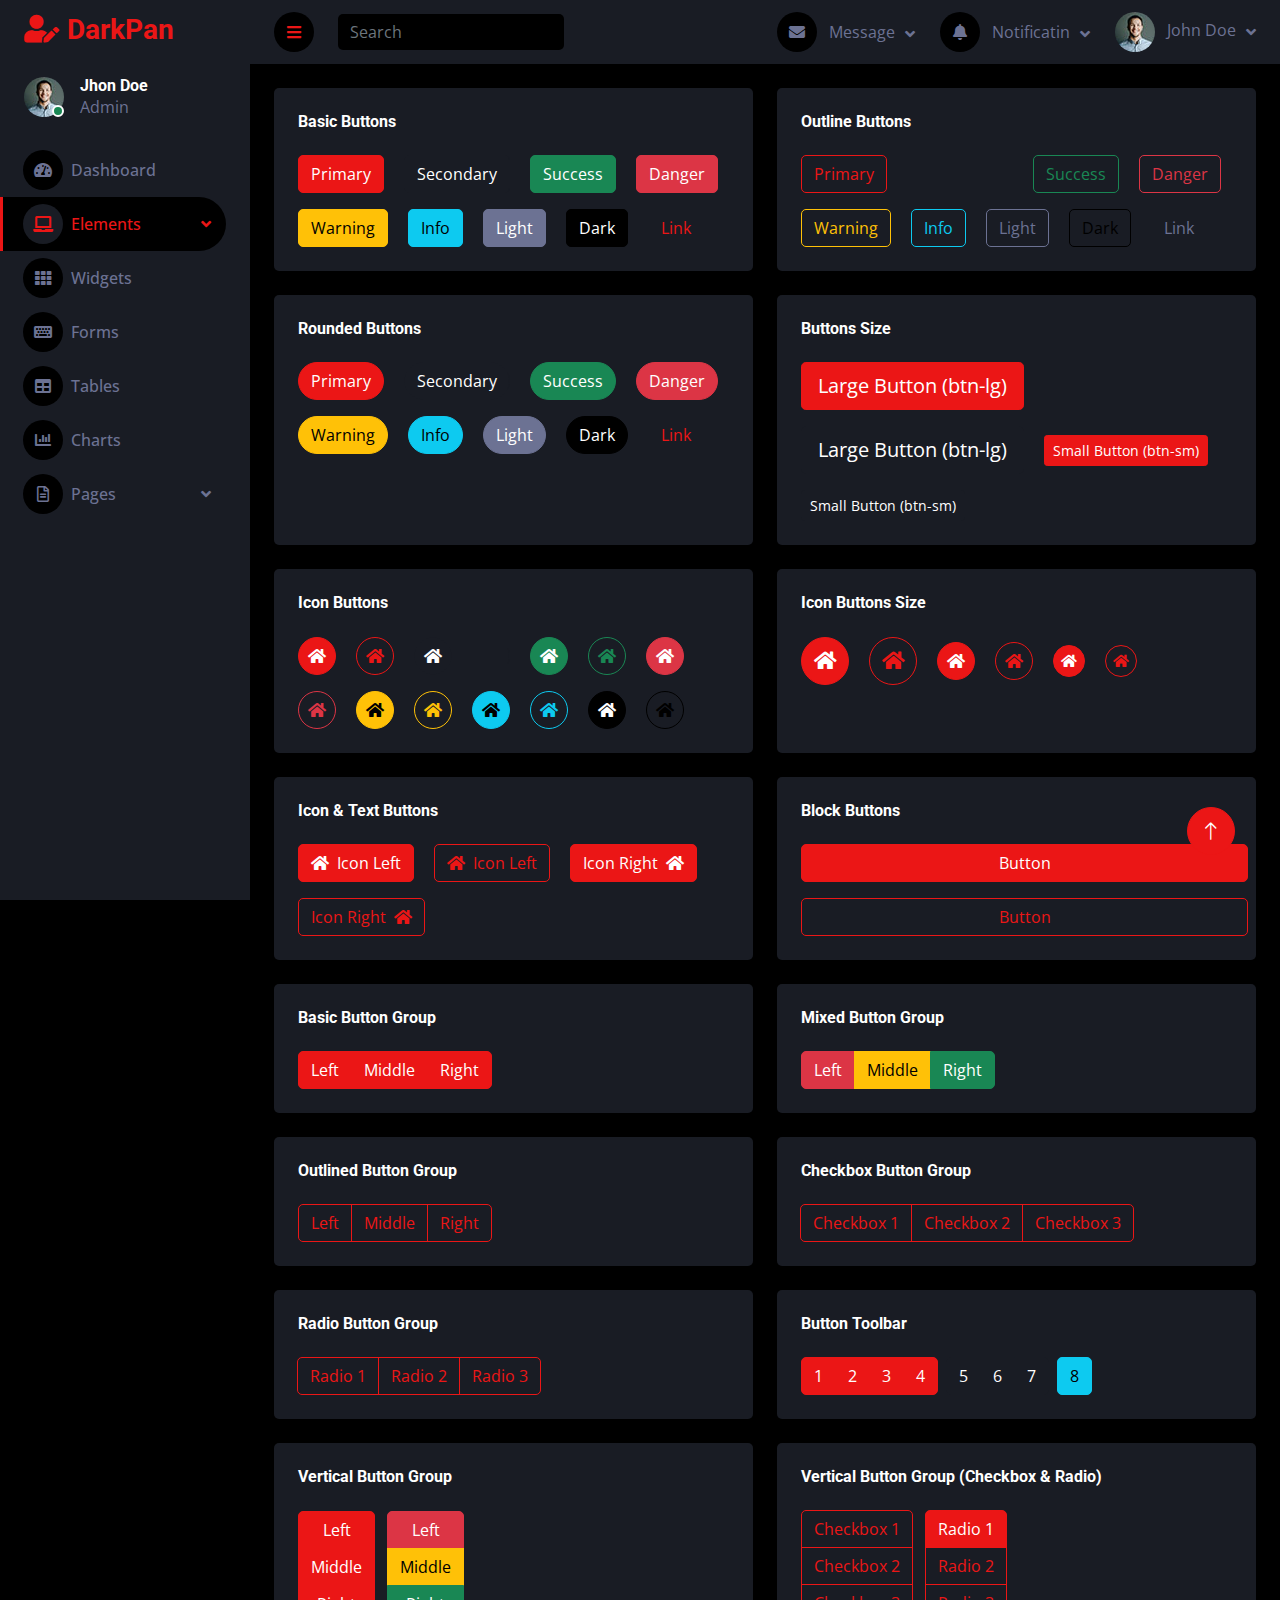
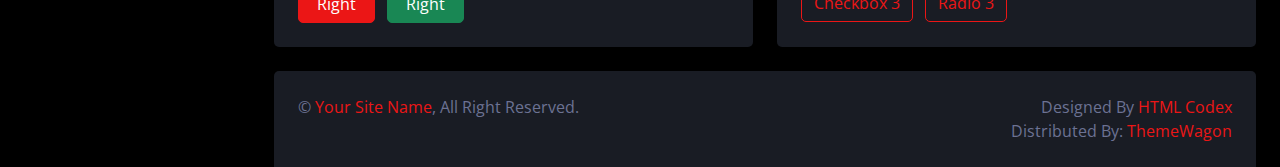
<file: Frontend/darkpan-1.0.0/button.html>
<!DOCTYPE html>
<html lang="en">

<head>
    <meta charset="utf-8">
    <title>DarkPan - Bootstrap 5 Admin Template</title>
    <meta content="width=device-width, initial-scale=1.0" name="viewport">
    <meta content="" name="keywords">
    <meta content="" name="description">

    <!-- Favicon -->
    <link href="img/favicon.ico" rel="icon">

    <!-- Google Web Fonts -->
    <link rel="preconnect" href="https://fonts.googleapis.com">
    <link rel="preconnect" href="https://fonts.gstatic.com" crossorigin>
    <link href="https://fonts.googleapis.com/css2?family=Open+Sans:wght@400;600&family=Roboto:wght@500;700&display=swap" rel="stylesheet"> 
    
    <!-- Icon Font Stylesheet -->
    <link href="https://cdnjs.cloudflare.com/ajax/libs/font-awesome/5.10.0/css/all.min.css" rel="stylesheet">
    <link href="https://cdn.jsdelivr.net/npm/bootstrap-icons@1.4.1/font/bootstrap-icons.css" rel="stylesheet">

    <!-- Libraries Stylesheet -->
    <link href="lib/owlcarousel/assets/owl.carousel.min.css" rel="stylesheet">
    <link href="lib/tempusdominus/css/tempusdominus-bootstrap-4.min.css" rel="stylesheet" />

    <!-- Customized Bootstrap Stylesheet -->
    <link href="css/bootstrap.min.css" rel="stylesheet">

    <!-- Template Stylesheet -->
    <link href="css/style.css" rel="stylesheet">
</head>

<body>
    <div class="container-fluid position-relative d-flex p-0">
        <!-- Spinner Start -->
        <div id="spinner" class="show bg-dark position-fixed translate-middle w-100 vh-100 top-50 start-50 d-flex align-items-center justify-content-center">
            <div class="spinner-border text-primary" style="width: 3rem; height: 3rem;" role="status">
                <span class="sr-only">Loading...</span>
            </div>
        </div>
        <!-- Spinner End -->


        <!-- Sidebar Start -->
        <div class="sidebar pe-4 pb-3">
            <nav class="navbar bg-secondary navbar-dark">
                <a href="index.html" class="navbar-brand mx-4 mb-3">
                    <h3 class="text-primary"><i class="fa fa-user-edit me-2"></i>DarkPan</h3>
                </a>
                <div class="d-flex align-items-center ms-4 mb-4">
                    <div class="position-relative">
                        <img class="rounded-circle" src="img/user.jpg" alt="" style="width: 40px; height: 40px;">
                        <div class="bg-success rounded-circle border border-2 border-white position-absolute end-0 bottom-0 p-1"></div>
                    </div>
                    <div class="ms-3">
                        <h6 class="mb-0">Jhon Doe</h6>
                        <span>Admin</span>
                    </div>
                </div>
                <div class="navbar-nav w-100">
                    <a href="index.html" class="nav-item nav-link"><i class="fa fa-tachometer-alt me-2"></i>Dashboard</a>
                    <div class="nav-item dropdown">
                        <a href="#" class="nav-link dropdown-toggle active" data-bs-toggle="dropdown"><i class="fa fa-laptop me-2"></i>Elements</a>
                        <div class="dropdown-menu bg-transparent border-0">
                            <a href="button.html" class="dropdown-item active">Buttons</a>
                            <a href="typography.html" class="dropdown-item">Typography</a>
                            <a href="element.html" class="dropdown-item">Other Elements</a>
                        </div>
                    </div>
                    <a href="widget.html" class="nav-item nav-link"><i class="fa fa-th me-2"></i>Widgets</a>
                    <a href="form.html" class="nav-item nav-link"><i class="fa fa-keyboard me-2"></i>Forms</a>
                    <a href="table.html" class="nav-item nav-link"><i class="fa fa-table me-2"></i>Tables</a>
                    <a href="chart.html" class="nav-item nav-link"><i class="fa fa-chart-bar me-2"></i>Charts</a>
                    <div class="nav-item dropdown">
                        <a href="#" class="nav-link dropdown-toggle" data-bs-toggle="dropdown"><i class="far fa-file-alt me-2"></i>Pages</a>
                        <div class="dropdown-menu bg-transparent border-0">
                            <a href="signin.html" class="dropdown-item">Sign In</a>
                            <a href="signup.html" class="dropdown-item">Sign Up</a>
                            <a href="404.html" class="dropdown-item">404 Error</a>
                            <a href="blank.html" class="dropdown-item">Blank Page</a>
                        </div>
                    </div>
                </div>
            </nav>
        </div>
        <!-- Sidebar End -->


        <!-- Content Start -->
        <div class="content">
            <!-- Navbar Start -->
            <nav class="navbar navbar-expand bg-secondary navbar-dark sticky-top px-4 py-0">
                <a href="index.html" class="navbar-brand d-flex d-lg-none me-4">
                    <h2 class="text-primary mb-0"><i class="fa fa-user-edit"></i></h2>
                </a>
                <a href="#" class="sidebar-toggler flex-shrink-0">
                    <i class="fa fa-bars"></i>
                </a>
                <form class="d-none d-md-flex ms-4">
                    <input class="form-control bg-dark border-0" type="search" placeholder="Search">
                </form>
                <div class="navbar-nav align-items-center ms-auto">
                    <div class="nav-item dropdown">
                        <a href="#" class="nav-link dropdown-toggle" data-bs-toggle="dropdown">
                            <i class="fa fa-envelope me-lg-2"></i>
                            <span class="d-none d-lg-inline-flex">Message</span>
                        </a>
                        <div class="dropdown-menu dropdown-menu-end bg-secondary border-0 rounded-0 rounded-bottom m-0">
                            <a href="#" class="dropdown-item">
                                <div class="d-flex align-items-center">
                                    <img class="rounded-circle" src="img/user.jpg" alt="" style="width: 40px; height: 40px;">
                                    <div class="ms-2">
                                        <h6 class="fw-normal mb-0">Jhon send you a message</h6>
                                        <small>15 minutes ago</small>
                                    </div>
                                </div>
                            </a>
                            <hr class="dropdown-divider">
                            <a href="#" class="dropdown-item">
                                <div class="d-flex align-items-center">
                                    <img class="rounded-circle" src="img/user.jpg" alt="" style="width: 40px; height: 40px;">
                                    <div class="ms-2">
                                        <h6 class="fw-normal mb-0">Jhon send you a message</h6>
                                        <small>15 minutes ago</small>
                                    </div>
                                </div>
                            </a>
                            <hr class="dropdown-divider">
                            <a href="#" class="dropdown-item">
                                <div class="d-flex align-items-center">
                                    <img class="rounded-circle" src="img/user.jpg" alt="" style="width: 40px; height: 40px;">
                                    <div class="ms-2">
                                        <h6 class="fw-normal mb-0">Jhon send you a message</h6>
                                        <small>15 minutes ago</small>
                                    </div>
                                </div>
                            </a>
                            <hr class="dropdown-divider">
                            <a href="#" class="dropdown-item text-center">See all message</a>
                        </div>
                    </div>
                    <div class="nav-item dropdown">
                        <a href="#" class="nav-link dropdown-toggle" data-bs-toggle="dropdown">
                            <i class="fa fa-bell me-lg-2"></i>
                            <span class="d-none d-lg-inline-flex">Notificatin</span>
                        </a>
                        <div class="dropdown-menu dropdown-menu-end bg-secondary border-0 rounded-0 rounded-bottom m-0">
                            <a href="#" class="dropdown-item">
                                <h6 class="fw-normal mb-0">Profile updated</h6>
                                <small>15 minutes ago</small>
                            </a>
                            <hr class="dropdown-divider">
                            <a href="#" class="dropdown-item">
                                <h6 class="fw-normal mb-0">New user added</h6>
                                <small>15 minutes ago</small>
                            </a>
                            <hr class="dropdown-divider">
                            <a href="#" class="dropdown-item">
                                <h6 class="fw-normal mb-0">Password changed</h6>
                                <small>15 minutes ago</small>
                            </a>
                            <hr class="dropdown-divider">
                            <a href="#" class="dropdown-item text-center">See all notifications</a>
                        </div>
                    </div>
                    <div class="nav-item dropdown">
                        <a href="#" class="nav-link dropdown-toggle" data-bs-toggle="dropdown">
                            <img class="rounded-circle me-lg-2" src="img/user.jpg" alt="" style="width: 40px; height: 40px;">
                            <span class="d-none d-lg-inline-flex">John Doe</span>
                        </a>
                        <div class="dropdown-menu dropdown-menu-end bg-secondary border-0 rounded-0 rounded-bottom m-0">
                            <a href="#" class="dropdown-item">My Profile</a>
                            <a href="#" class="dropdown-item">Settings</a>
                            <a href="#" class="dropdown-item">Log Out</a>
                        </div>
                    </div>
                </div>
            </nav>
            <!-- Navbar End -->


            <!-- Button Start -->
            <div class="container-fluid pt-4 px-4">
                <div class="row g-4">
                    <div class="col-sm-12 col-xl-6">
                        <div class="bg-secondary rounded h-100 p-4">
                            <h6 class="mb-4">Basic Buttons</h6>
                            <div class="m-n2">
                                <button type="button" class="btn btn-primary m-2">Primary</button>
                                <button type="button" class="btn btn-secondary m-2">Secondary</button>
                                <button type="button" class="btn btn-success m-2">Success</button>
                                <button type="button" class="btn btn-danger m-2">Danger</button>
                                <button type="button" class="btn btn-warning m-2">Warning</button>
                                <button type="button" class="btn btn-info m-2">Info</button>
                                <button type="button" class="btn btn-light m-2">Light</button>
                                <button type="button" class="btn btn-dark m-2">Dark</button>
                                <button type="button" class="btn btn-link m-2">Link</button>
                            </div>
                        </div>
                    </div>
                    <div class="col-sm-12 col-xl-6">
                        <div class="bg-secondary rounded h-100 p-4">
                            <h6 class="mb-4">Outline Buttons</h6>
                            <div class="m-n2">
                                <button type="button" class="btn btn-outline-primary m-2">Primary</button>
                                <button type="button" class="btn btn-outline-secondary m-2">Secondary</button>
                                <button type="button" class="btn btn-outline-success m-2">Success</button>
                                <button type="button" class="btn btn-outline-danger m-2">Danger</button>
                                <button type="button" class="btn btn-outline-warning m-2">Warning</button>
                                <button type="button" class="btn btn-outline-info m-2">Info</button>
                                <button type="button" class="btn btn-outline-light m-2">Light</button>
                                <button type="button" class="btn btn-outline-dark m-2">Dark</button>
                                <button type="button" class="btn btn-outline-link m-2">Link</button>
                            </div>
                        </div>
                    </div>
                    <div class="col-sm-12 col-xl-6">
                        <div class="bg-secondary rounded h-100 p-4">
                            <h6 class="mb-4">Rounded Buttons</h6>
                            <div class="m-n2">
                                <button type="button" class="btn btn-primary rounded-pill m-2">Primary</button>
                                <button type="button" class="btn btn-secondary rounded-pill m-2">Secondary</button>
                                <button type="button" class="btn btn-success rounded-pill m-2">Success</button>
                                <button type="button" class="btn btn-danger rounded-pill m-2">Danger</button>
                                <button type="button" class="btn btn-warning rounded-pill m-2">Warning</button>
                                <button type="button" class="btn btn-info rounded-pill m-2">Info</button>
                                <button type="button" class="btn btn-light rounded-pill m-2">Light</button>
                                <button type="button" class="btn btn-dark rounded-pill m-2">Dark</button>
                                <button type="button" class="btn btn-link rounded-pill m-2">Link</button>
                            </div>
                        </div>
                    </div>
                    <div class="col-sm-12 col-xl-6">
                        <div class="bg-secondary rounded h-100 p-4">
                            <h6 class="mb-4">Buttons Size</h6>
                            <div class="m-n2">
                                <button type="button" class="btn btn-lg btn-primary m-2">Large Button (btn-lg)</button>
                                <button type="button" class="btn btn-lg btn-secondary m-2">Large Button (btn-lg)</button>
                                <button type="button" class="btn btn-sm btn-primary m-2">Small Button (btn-sm)</button>
                                <button type="button" class="btn btn-sm btn-secondary m-2">Small Button (btn-sm)</button>
                            </div>
                        </div>
                    </div>
                    <div class="col-sm-12 col-xl-6">
                        <div class="bg-secondary rounded h-100 p-4">
                            <h6 class="mb-4">Icon Buttons</h6>
                            <div class="m-n2">
                                <button type="button" class="btn btn-square btn-primary m-2"><i class="fa fa-home"></i></button>
                                <button type="button" class="btn btn-square btn-outline-primary m-2"><i class="fa fa-home"></i></button>
                                <button type="button" class="btn btn-square btn-secondary m-2"><i class="fa fa-home"></i></button>
                                <button type="button" class="btn btn-square btn-outline-secondary m-2"><i class="fa fa-home"></i></button>
                                <button type="button" class="btn btn-square btn-success m-2"><i class="fa fa-home"></i></button>
                                <button type="button" class="btn btn-square btn-outline-success m-2"><i class="fa fa-home"></i></button>
                                <button type="button" class="btn btn-square btn-danger m-2"><i class="fa fa-home"></i></button>
                                <button type="button" class="btn btn-square btn-outline-danger m-2"><i class="fa fa-home"></i></button>
                                <button type="button" class="btn btn-square btn-warning m-2"><i class="fa fa-home"></i></button>
                                <button type="button" class="btn btn-square btn-outline-warning m-2"><i class="fa fa-home"></i></button>
                                <button type="button" class="btn btn-square btn-info m-2"><i class="fa fa-home"></i></button>
                                <button type="button" class="btn btn-square btn-outline-info m-2"><i class="fa fa-home"></i></button>
                                <button type="button" class="btn btn-square btn-dark m-2"><i class="fa fa-home"></i></button>
                                <button type="button" class="btn btn-square btn-outline-dark m-2"><i class="fa fa-home"></i></button>
                            </div>
                        </div>
                    </div>
                    <div class="col-sm-12 col-xl-6">
                        <div class="bg-secondary rounded h-100 p-4">
                            <h6 class="mb-4">Icon Buttons Size</h6>
                            <div class="m-n2">
                                <button type="button" class="btn btn-lg btn-lg-square btn-primary m-2"><i class="fa fa-home"></i></button>
                                <button type="button" class="btn btn-lg btn-lg-square btn-outline-primary m-2"><i class="fa fa-home"></i></button>
                                <button type="button" class="btn btn-square btn-primary m-2"><i class="fa fa-home"></i></button>
                                <button type="button" class="btn btn-square btn-outline-primary m-2"><i class="fa fa-home"></i></button>
                                <button type="button" class="btn btn-sm btn-sm-square btn-primary m-2"><i class="fa fa-home"></i></button>
                                <button type="button" class="btn btn-sm btn-sm-square btn-outline-primary m-2"><i class="fa fa-home"></i></button>
                            </div>
                        </div>
                    </div>
                    <div class="col-sm-12 col-xl-6">
                        <div class="bg-secondary rounded h-100 p-4">
                            <h6 class="mb-4">Icon & Text Buttons</h6>
                            <div class="m-n2">
                                <button type="button" class="btn btn-primary m-2"><i class="fa fa-home me-2"></i>Icon Left</button>
                                <button type="button" class="btn btn-outline-primary m-2"><i class="fa fa-home me-2"></i>Icon Left</button>
                                <button type="button" class="btn btn-primary m-2">Icon Right<i class="fa fa-home ms-2"></i></button>
                                <button type="button" class="btn btn-outline-primary m-2">Icon Right<i class="fa fa-home ms-2"></i></button>
                            </div>
                        </div>
                    </div>
                    <div class="col-sm-12 col-xl-6">
                        <div class="bg-secondary rounded h-100 p-4">
                            <h6 class="mb-4">Block Buttons</h6>
                            <div class="m-n2">
                                <button class="btn btn-primary w-100 m-2" type="button">Button</button>
                                <button class="btn btn-outline-primary w-100 m-2" type="button">Button</button>
                            </div>
                        </div>
                    </div>
                    <div class="col-sm-12 col-xl-6">
                        <div class="bg-secondary rounded h-100 p-4">
                            <h6 class="mb-4">Basic Button Group</h6>
                            <div class="btn-group" role="group">
                                <button type="button" class="btn btn-primary">Left</button>
                                <button type="button" class="btn btn-primary">Middle</button>
                                <button type="button" class="btn btn-primary">Right</button>
                            </div>
                        </div>
                    </div>
                    <div class="col-sm-12 col-xl-6">
                        <div class="bg-secondary rounded h-100 p-4">
                            <h6 class="mb-4">Mixed Button Group</h6>
                            <div class="btn-group" role="group">
                                <button type="button" class="btn btn-danger">Left</button>
                                <button type="button" class="btn btn-warning">Middle</button>
                                <button type="button" class="btn btn-success">Right</button>
                            </div>
                        </div>
                    </div>
                    <div class="col-sm-12 col-xl-6">
                        <div class="bg-secondary rounded h-100 p-4">
                            <h6 class="mb-4">Outlined Button Group</h6>
                            <div class="btn-group" role="group">
                                <button type="button" class="btn btn-outline-primary">Left</button>
                                <button type="button" class="btn btn-outline-primary">Middle</button>
                                <button type="button" class="btn btn-outline-primary">Right</button>
                            </div>
                        </div>
                    </div>
                    <div class="col-sm-12 col-xl-6">
                        <div class="bg-secondary rounded h-100 p-4">
                            <h6 class="mb-4">Checkbox Button Group</h6>
                            <div class="btn-group" role="group">
                                <input type="checkbox" class="btn-check" id="btncheck1" autocomplete="off">
                                <label class="btn btn-outline-primary" for="btncheck1">Checkbox 1</label>

                                <input type="checkbox" class="btn-check" id="btncheck2" autocomplete="off">
                                <label class="btn btn-outline-primary" for="btncheck2">Checkbox 2</label>

                                <input type="checkbox" class="btn-check" id="btncheck3" autocomplete="off">
                                <label class="btn btn-outline-primary" for="btncheck3">Checkbox 3</label>
                            </div>
                        </div>
                    </div>
                    <div class="col-sm-12 col-xl-6">
                        <div class="bg-secondary rounded h-100 p-4">
                            <h6 class="mb-4">Radio Button Group</h6>
                            <div class="btn-group" role="group">
                                <input type="radio" class="btn-check" name="btnradio" id="btnradio1" autocomplete="off"
                                    checked>
                                <label class="btn btn-outline-primary" for="btnradio1">Radio 1</label>

                                <input type="radio" class="btn-check" name="btnradio" id="btnradio2" autocomplete="off">
                                <label class="btn btn-outline-primary" for="btnradio2">Radio 2</label>

                                <input type="radio" class="btn-check" name="btnradio" id="btnradio3" autocomplete="off">
                                <label class="btn btn-outline-primary" for="btnradio3">Radio 3</label>
                            </div>
                        </div>
                    </div>
                    <div class="col-sm-12 col-xl-6">
                        <div class="bg-secondary rounded h-100 p-4">
                            <h6 class="mb-4">Button Toolbar</h6>
                            <div class="btn-toolbar" role="toolbar">
                                <div class="btn-group me-2" role="group" aria-label="First group">
                                    <button type="button" class="btn btn-primary">1</button>
                                    <button type="button" class="btn btn-primary">2</button>
                                    <button type="button" class="btn btn-primary">3</button>
                                    <button type="button" class="btn btn-primary">4</button>
                                </div>
                                <div class="btn-group me-2" role="group" aria-label="Second group">
                                    <button type="button" class="btn btn-secondary">5</button>
                                    <button type="button" class="btn btn-secondary">6</button>
                                    <button type="button" class="btn btn-secondary">7</button>
                                </div>
                                <div class="btn-group" role="group" aria-label="Third group">
                                    <button type="button" class="btn btn-info">8</button>
                                </div>
                            </div>
                        </div>
                    </div>
                    <div class="col-sm-12 col-xl-6">
                        <div class="bg-secondary rounded h-100 p-4">
                            <h6 class="mb-4">Vertical Button Group</h6>
                            <div class="btn-group-vertical me-2" role="group">
                                <button type="button" class="btn btn-primary">Left</button>
                                <button type="button" class="btn btn-primary">Middle</button>
                                <button type="button" class="btn btn-primary">Right</button>
                            </div>
                            <div class="btn-group-vertical" role="group">
                                <button type="button" class="btn btn-danger">Left</button>
                                <button type="button" class="btn btn-warning">Middle</button>
                                <button type="button" class="btn btn-success">Right</button>
                            </div>
                        </div>
                    </div>
                    <div class="col-sm-12 col-xl-6">
                        <div class="bg-secondary rounded h-100 p-4">
                            <h6 class="mb-4">Vertical Button Group (Checkbox & Radio)</h6>
                            <div class="btn-group-vertical me-2" role="group">
                                <input type="checkbox" class="btn-check" id="btncheck1" autocomplete="off">
                                <label class="btn btn-outline-primary" for="btncheck1">Checkbox 1</label>

                                <input type="checkbox" class="btn-check" id="btncheck2" autocomplete="off">
                                <label class="btn btn-outline-primary" for="btncheck2">Checkbox 2</label>

                                <input type="checkbox" class="btn-check" id="btncheck3" autocomplete="off">
                                <label class="btn btn-outline-primary" for="btncheck3">Checkbox 3</label>
                            </div>
                            <div class="btn-group-vertical" role="group">
                                <input type="radio" class="btn-check" name="btnradio" id="btnradio1" autocomplete="off"
                                    checked>
                                <label class="btn btn-outline-primary" for="btnradio1">Radio 1</label>

                                <input type="radio" class="btn-check" name="btnradio" id="btnradio2" autocomplete="off">
                                <label class="btn btn-outline-primary" for="btnradio2">Radio 2</label>

                                <input type="radio" class="btn-check" name="btnradio" id="btnradio3" autocomplete="off">
                                <label class="btn btn-outline-primary" for="btnradio3">Radio 3</label>
                            </div>
                        </div>
                    </div>
                </div>
            </div>
            <!-- Button End -->


            <!-- Footer Start -->
            <div class="container-fluid pt-4 px-4">
                <div class="bg-secondary rounded-top p-4">
                    <div class="row">
                        <div class="col-12 col-sm-6 text-center text-sm-start">
                            &copy; <a href="#">Your Site Name</a>, All Right Reserved. 
                        </div>
                        <div class="col-12 col-sm-6 text-center text-sm-end">
                            <!--/*** This template is free as long as you keep the footer author’s credit link/attribution link/backlink. If you'd like to use the template without the footer author’s credit link/attribution link/backlink, you can purchase the Credit Removal License from "https://htmlcodex.com/credit-removal". Thank you for your support. ***/-->
                            Designed By <a href="https://htmlcodex.com">HTML Codex</a>
                            <br>Distributed By: <a href="https://themewagon.com" target="_blank">ThemeWagon</a>
                        </div>
                    </div>
                </div>
            </div>
            <!-- Footer End -->
        </div>
        <!-- Content End -->


        <!-- Back to Top -->
        <a href="#" class="btn btn-lg btn-primary btn-lg-square back-to-top"><i class="bi bi-arrow-up"></i></a>
    </div>

    <!-- JavaScript Libraries -->
    <script src="https://code.jquery.com/jquery-3.4.1.min.js"></script>
    <script src="https://cdn.jsdelivr.net/npm/bootstrap@5.0.0/dist/js/bootstrap.bundle.min.js"></script>
    <script src="lib/chart/chart.min.js"></script>
    <script src="lib/easing/easing.min.js"></script>
    <script src="lib/waypoints/waypoints.min.js"></script>
    <script src="lib/owlcarousel/owl.carousel.min.js"></script>
    <script src="lib/tempusdominus/js/moment.min.js"></script>
    <script src="lib/tempusdominus/js/moment-timezone.min.js"></script>
    <script src="lib/tempusdominus/js/tempusdominus-bootstrap-4.min.js"></script>

    <!-- Template Javascript -->
    <script src="js/main.js"></script>
</body>

</html>
</file>
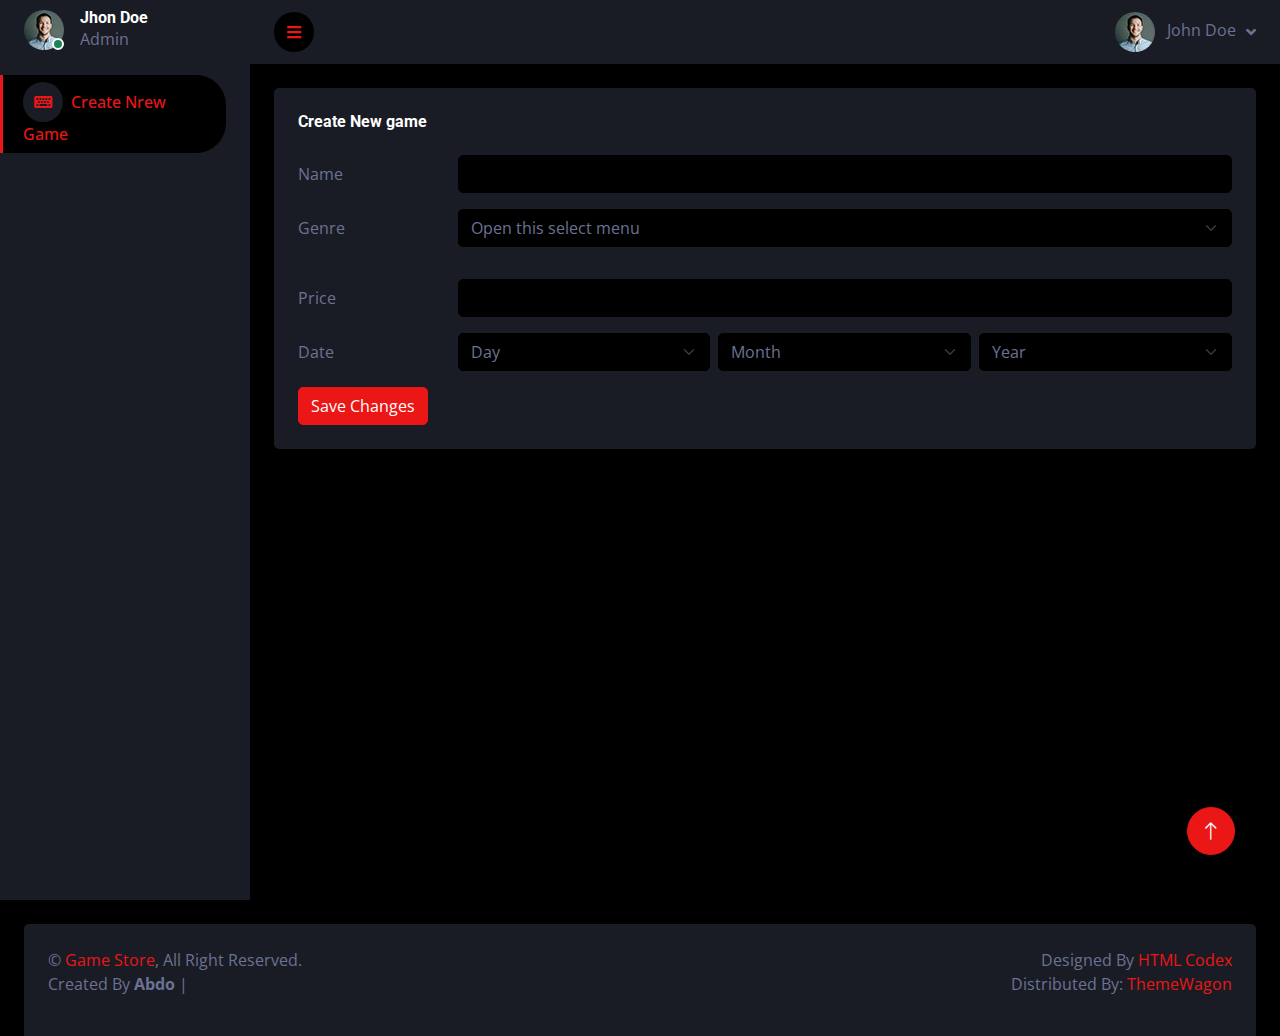
<file: Frontend/darkpan-1.0.0/CreateGame.html>
<!DOCTYPE html>
<html lang="en">

<head>
    <meta charset="utf-8">
    <title>DarkPan - Bootstrap 5 Admin Template</title>
    <meta content="width=device-width, initial-scale=1.0" name="viewport">
    <meta content="" name="keywords">
    <meta content="" name="description">

    <!-- Favicon -->
    <link href="img/favicon.ico" rel="icon">

    <!-- Google Web Fonts -->
    <link rel="preconnect" href="https://fonts.googleapis.com">
    <link rel="preconnect" href="https://fonts.gstatic.com" crossorigin>
    <link href="https://fonts.googleapis.com/css2?family=Open+Sans:wght@400;600&family=Roboto:wght@500;700&display=swap" rel="stylesheet"> 
    
    <!-- Icon Font Stylesheet -->
    <link href="https://cdnjs.cloudflare.com/ajax/libs/font-awesome/5.10.0/css/all.min.css" rel="stylesheet">
    <link href="https://cdn.jsdelivr.net/npm/bootstrap-icons@1.4.1/font/bootstrap-icons.css" rel="stylesheet">

    <!-- Libraries Stylesheet -->
    <link href="lib/owlcarousel/assets/owl.carousel.min.css" rel="stylesheet">
    <link href="lib/tempusdominus/css/tempusdominus-bootstrap-4.min.css" rel="stylesheet" />

    <!-- Customized Bootstrap Stylesheet -->
    <link href="css/bootstrap.min.css" rel="stylesheet">

    <!-- Template Stylesheet -->
    <link href="css/style.css" rel="stylesheet">
</head>

<body>
    <div id="wrapper">
    <div class="container-fluid position-relative d-flex p-0">
        <!-- Spinner Start -->
        <div id="spinner" class="show bg-dark position-fixed translate-middle w-100 vh-100 top-50 start-50 d-flex align-items-center justify-content-center">
            <div class="spinner-border text-primary" style="width: 3rem; height: 3rem;" role="status">
                <span class="sr-only">Loading...</span>
            </div>
        </div>
        <!-- Spinner End -->


        <!-- Sidebar Start -->
        <div class="sidebar pe-4 pb-3">
            <nav class="navbar bg-secondary navbar-dark">
                <!-- 
                <a href="index.html" class="navbar-brand mx-4 mb-3">
                    <h3 class="text-primary"><i class="fa fa-user-edit me-2"></i>DarkPan</h3>
                </a>
                -->
                <div class="d-flex align-items-center ms-4 mb-4">
                    <div class="position-relative">
                        <img class="rounded-circle" src="img/user.jpg" alt="" style="width: 40px; height: 40px;">
                        <div class="bg-success rounded-circle border border-2 border-white position-absolute end-0 bottom-0 p-1"></div>
                    </div>
                    <div class="ms-3">
                        <h6 class="mb-0">Jhon Doe</h6>
                        <span>Admin</span>
                    </div>
                </div>
                <div class="navbar-nav w-100">
                    <!-- 
                    <a href="index.html" class="nav-item nav-link"><i class="fa fa-tachometer-alt me-2"></i>Dashboard</a>
                    -->
                    <div class="nav-item dropdown">
                        <!-- 
                        <a href="#" class="nav-link dropdown-toggle" data-bs-toggle="dropdown"><i class="fa fa-laptop me-2"></i>Elements</a>
                        <div class="dropdown-menu bg-transparent border-0">
                            <a href="button.html" class="dropdown-item">Buttons</a>
                            <a href="typography.html" class="dropdown-item">Typography</a>
                            <a href="element.html" class="dropdown-item">Other Elements</a>
                        </div>
                    
                    </div>
                    <a href="widget.html" class="nav-item nav-link"><i class="fa fa-th me-2"></i>Widgets</a>
                -->
                    <a href="form.html" class="nav-item nav-link active"><i class="fa fa-keyboard me-2"></i>Create Nrew Game</a>
                    <!--
                    <a href="table.html" class="nav-item nav-link"><i class="fa fa-table me-2"></i>Edit Game</a>
     
                    <a href="chart.html" class="nav-item nav-link"><i class="fa fa-chart-bar me-2"></i>Charts</a>
                    
                    <div class="nav-item dropdown">
                        <a href="#" class="nav-link dropdown-toggle" data-bs-toggle="dropdown"><i class="far fa-file-alt me-2"></i>Pages</a>
                        <div class="dropdown-menu bg-transparent border-0">
                            <a href="signin.html" class="dropdown-item">Sign In</a>
                            <a href="signup.html" class="dropdown-item">Sign Up</a>
                            <a href="404.html" class="dropdown-item">404 Error</a>
                            <a href="blank.html" class="dropdown-item">Blank Page</a>
                        </div>
                    -->
                    </div>
                </div>
            </nav>
        </div>
        <!-- Sidebar End -->


        <!-- Content Start -->
        <div class = "wrapper">
            <div class="content">
            <!-- Navbar Start -->
            <nav class="navbar navbar-expand bg-secondary navbar-dark sticky-top px-4 py-0">
                <a href="Admin.html" class="navbar-brand d-flex d-lg-none me-4">
                    <h2 class="text-primary mb-0"><i class="fa fa-user-edit"></i></h2>
                </a>
                <a href="#" class="sidebar-toggler flex-shrink-0">
                    <i class="fa fa-bars"></i>
                </a>
            
                <div class="navbar-nav align-items-center ms-auto">
                    <!-- 
                    <div class="nav-item dropdown">
                        <a href="#" class="nav-link dropdown-toggle" data-bs-toggle="dropdown">
                            <i class="fa fa-envelope me-lg-2"></i>
                            <span class="d-none d-lg-inline-flex">Message</span>
                        </a>
                        <div class="dropdown-menu dropdown-menu-end bg-secondary border-0 rounded-0 rounded-bottom m-0">
                            <a href="#" class="dropdown-item">
                                <div class="d-flex align-items-center">
                                    <img class="rounded-circle" src="img/user.jpg" alt="" style="width: 40px; height: 40px;">
                                    <div class="ms-2">
                                        <h6 class="fw-normal mb-0">Jhon send you a message</h6>
                                        <small>15 minutes ago</small>
                                    </div>
                                </div>
                            </a>
                            <hr class="dropdown-divider">
                            <a href="#" class="dropdown-item">
                                <div class="d-flex align-items-center">
                                    <img class="rounded-circle" src="img/user.jpg" alt="" style="width: 40px; height: 40px;">
                                    <div class="ms-2">
                                        <h6 class="fw-normal mb-0">Jhon send you a message</h6>
                                        <small>15 minutes ago</small>
                                    </div>
                                </div>
                            </a>
                            <hr class="dropdown-divider">
                            <a href="#" class="dropdown-item">
                                <div class="d-flex align-items-center">
                                    <img class="rounded-circle" src="img/user.jpg" alt="" style="width: 40px; height: 40px;">
                                    <div class="ms-2">
                                        <h6 class="fw-normal mb-0">Jhon send you a message</h6>
                                        <small>15 minutes ago</small>
                                    </div>
                                </div>
                            </a>
                            <hr class="dropdown-divider">
                            <a href="#" class="dropdown-item text-center">See all message</a>
                        </div>
                    </div>
                    <div class="nav-item dropdown">
                        <a href="#" class="nav-link dropdown-toggle" data-bs-toggle="dropdown">
                            <i class="fa fa-bell me-lg-2"></i>
                            <span class="d-none d-lg-inline-flex">Notificatin</span>
                        </a>
                        <div class="dropdown-menu dropdown-menu-end bg-secondary border-0 rounded-0 rounded-bottom m-0">
                            <a href="#" class="dropdown-item">
                                <h6 class="fw-normal mb-0">Profile updated</h6>
                                <small>15 minutes ago</small>
                            </a>
                            <hr class="dropdown-divider">
                            <a href="#" class="dropdown-item">
                                <h6 class="fw-normal mb-0">New user added</h6>
                                <small>15 minutes ago</small>
                            </a>
                            <hr class="dropdown-divider">
                            <a href="#" class="dropdown-item">
                                <h6 class="fw-normal mb-0">Password changed</h6>
                                <small>15 minutes ago</small>
                            </a>
                            <hr class="dropdown-divider">
                            <a href="#" class="dropdown-item text-center">See all notifications</a>
                        </div>
                    </div>
                    -->
                    <div class="nav-item dropdown">
                        <a href="#" class="nav-link dropdown-toggle" data-bs-toggle="dropdown">
                            <img class="rounded-circle me-lg-2" src="img/user.jpg" alt="" style="width: 40px; height: 40px;">
                            <span class="d-none d-lg-inline-flex">John Doe</span>
                        </a>
                        <div class="dropdown-menu dropdown-menu-end bg-secondary border-0 rounded-0 rounded-bottom m-0">
                            <!-- 
                            <a href="#" class="dropdown-item">My Profile</a>
                            <a href="#" class="dropdown-item">Settings</a>
                            -->
                            <a href="signin.html" class="dropdown-item">Log Out</a>
                        </div>
                    </div>
                </div>
            </nav>
            
            <!-- Navbar End -->


            <!-- Form Start -->
            <div class="container-fluid pt-4 px-4">
                <div class="row g-4">
                    <div class="col-12">
                        <!-- Commented-out section of the first form -->
                        <!-- 
                        <div class="bg-secondary rounded h-100 p-4">
                            <h6 class="mb-4">Basic Form</h6>
                            <form>
                                <div class="mb-3">
                                    <label for="exampleInputEmail1" class="form-label">Email address</label>
                                    <input type="email" class="form-control" id="exampleInputEmail1"
                                        aria-describedby="emailHelp">
                                    <div id="emailHelp" class="form-text">We'll never share your email with anyone else.
                                    </div>
                                </div>
                                <div class="mb-3">
                                    <label for="exampleInputPassword1" class="form-label">Password</label>
                                    <input type="password" class="form-control" id="exampleInputPassword1">
                                </div>
                                <div class="mb-3 form-check">
                                    <input type="checkbox" class="form-check-input" id="exampleCheck1">
                                    <label class="form-check-label" for="exampleCheck1">Check me out</label>
                                </div>
                                <button type="submit" class="btn btn-primary">Sign in</button>
                            </form>
                        </div>
                        -->
                        <div class="bg-secondary rounded h-100 p-4">
                            <h6 class="mb-4">Create New game</h6>
                            <form>
                                <div class="row mb-3">
                                    <label for="inputName" class="col-sm-2 col-form-label">Name</label>
                                    <div class="col-sm-10">
                                        <input type="text" class="form-control" id="inputName" name="name" required>
                                    </div>
                                </div>
                                <div class="row mb-3">
                                    <label for="inputGenre" class="col-sm-2 col-form-label">Genre</label>
                                    <div class="col-sm-10">
                                        <select class="form-select mb-3" id="inputGenre" name="genre" required>
                                            <option selected disabled>Open this select menu</option>
                                            <option value="Action">Action</option>
                                            <option value="Adventure">Adventure</option>
                                            <option value="Sports">Sports</option>
                                            <option value="Fantasy">Fantasy</option>
                                        </select>
                                    </div>
                                </div>
                                <div class="row mb-3">
                                    <label for="inputPrice" class="col-sm-2 col-form-label">Price</label>
                                    <div class="col-sm-10">
                                        <input type="number" class="form-control" id="inputPrice" name="price" min="0" step="0.01" required>
                                    </div>
                                </div>
                                <div class="row mb-3">
                                    <label for="inputDate" class="col-sm-2 col-form-label">Date</label>
                                    <div class="col-sm-10 d-flex">
                                        <select class="form-select me-2" id="inputDay" name="day" required>
                                            <option selected disabled>Day</option>
                                            <!-- Generate day options from 1 to 31 -->
                                            <script>
                                                for (var i = 1; i <= 31; i++) {
                                                    document.write('<option value="' + i + '">' + i + '</option>');
                                                }
                                            </script>
                                        </select>
                                        <select class="form-select me-2" id="inputMonth" name="month" required>
                                            <option selected disabled>Month</option>
                                            <option value="1">January</option>
                                            <option value="2">February</option>
                                            <option value="3">March</option>
                                            <option value="4">April</option>
                                            <option value="5">May</option>
                                            <option value="6">June</option>
                                            <option value="7">July</option>
                                            <option value="8">August</option>
                                            <option value="9">September</option>
                                            <option value="10">October</option>
                                            <option value="11">November</option>
                                            <option value="12">December</option>
                                        </select>
                                        <select class="form-select" id="inputYear" name="year" required>
                                            <option selected disabled>Year</option>
                                            <!-- Generate year options from current year back to 1850 -->
                                            <script>
                                                var currentYear = new Date().getFullYear();
                                                for (var i = currentYear; i >= 1850; i--) {
                                                    document.write('<option value="' + i + '">' + i + '</option>');
                                                }
                                            </script>
                                        </select>
                                    </div>
                                </div>
                                <input type="button" id="saveChangesCreateGameBtn" class="btn btn-primary" value="Save Changes">
                            </form>
                        </div>
                    </div>
                </div>
            </div>
            
                    <!-- 
                    <div class="col-sm-12 col-xl-6">
                        <div class="bg-secondary rounded h-100 p-4">
                            <h6 class="mb-4">Floating Label</h6>
                            <div class="form-floating mb-3">
                                <input type="email" class="form-control" id="floatingInput"
                                    placeholder="name@example.com">
                                <label for="floatingInput">Email address</label>
                            </div>
                            <div class="form-floating mb-3">
                                <input type="password" class="form-control" id="floatingPassword"
                                    placeholder="Password">
                                <label for="floatingPassword">Password</label>
                            </div>
                            <div class="form-floating mb-3">
                                <select class="form-select" id="floatingSelect"
                                    aria-label="Floating label select example">
                                    <option selected>Open this select menu</option>
                                    <option value="1">One</option>
                                    <option value="2">Two</option>
                                    <option value="3">Three</option>
                                </select>
                                <label for="floatingSelect">Works with selects</label>
                            </div>
                            <div class="form-floating">
                                <textarea class="form-control" placeholder="Leave a comment here"
                                    id="floatingTextarea" style="height: 150px;"></textarea>
                                <label for="floatingTextarea">Comments</label>
                            </div>
                        </div>
                    </div>
                    
                    <div class="col-sm-12 col-xl-6">
                        <div class="bg-secondary rounded h-100 p-4">
                            <h6 class="mb-4">File Input</h6>
                            <div class="mb-3">
                                <label for="formFile" class="form-label">Default file input example</label>
                                <input class="form-control bg-dark" type="file" id="formFile">
                            </div>
                            <div class="mb-3">
                                <label for="formFileMultiple" class="form-label">Multiple files input example</label>
                                <input class="form-control bg-dark" type="file" id="formFileMultiple" multiple>
                            </div>
                            <div class="mb-3">
                                <label for="formFileSm" class="form-label">Small file input example</label>
                                <input class="form-control form-control-sm bg-dark" id="formFileSm" type="file">
                            </div>
                            <div>
                                <label for="formFileLg" class="form-label">Large file input example</label>
                                <input class="form-control form-control-lg bg-dark" id="formFileLg" type="file">
                            </div>
                        </div>
                    </div>
                    
                    <div class="col-sm-12 col-xl-6">
                        <div class="bg-secondary rounded h-100 p-4">
                            <h6 class="mb-4">Select</h6>
                            <select class="form-select form-select-sm mb-3" aria-label=".form-select-sm example">
                                <option selected>Open this select menu</option>
                                <option value="1">One</option>
                                <option value="2">Two</option>
                                <option value="3">Three</option>
                            </select>
                            <select class="form-select mb-3" aria-label="Default select example">
                                <option selected>Open this select menu</option>
                                <option value="1">One</option>
                                <option value="2">Two</option>
                                <option value="3">Three</option>
                            </select>
                            <select class="form-select form-select-lg mb-3" aria-label=".form-select-lg example">
                                <option selected>Open this select menu</option>
                                <option value="1">One</option>
                                <option value="2">Two</option>
                                <option value="3">Three</option>
                            </select>
                            <select class="form-select" multiple aria-label="multiple select example">
                                <option selected>Open this select menu</option>
                                <option value="1">One</option>
                                <option value="2">Two</option>
                                <option value="3">Three</option>
                            </select>
                        </div>
                    </div>
                    <div class="col-sm-12 col-xl-6">
                        <div class="bg-secondary rounded h-100 p-4">
                            <h6 class="mb-4">Check, Radio & Switch</h6>
                            <div class="form-check">
                                <input class="form-check-input" type="checkbox" value="" id="flexCheckDefault">
                                <label class="form-check-label" for="flexCheckDefault">
                                    Default checkbox
                                </label>
                            </div>
                            <div class="form-check">
                                <input class="form-check-input" type="checkbox" value="" id="flexCheckChecked" checked>
                                <label class="form-check-label" for="flexCheckChecked">
                                    Checked checkbox
                                </label>
                            </div>
                            <div class="form-check form-check-inline">
                                <input class="form-check-input" type="checkbox" id="inlineCheckbox1" value="option1">
                                <label class="form-check-label" for="inlineCheckbox1">1</label>
                            </div>
                            <div class="form-check form-check-inline">
                                <input class="form-check-input" type="checkbox" id="inlineCheckbox2" value="option2">
                                <label class="form-check-label" for="inlineCheckbox2">2</label>
                            </div>
                            <div class="form-check form-check-inline">
                                <input class="form-check-input" type="checkbox" id="inlineCheckbox3" value="option3"
                                    disabled>
                                <label class="form-check-label" for="inlineCheckbox3">3 (disabled)</label>
                            </div>
                            <hr>
                            <div class="form-check">
                                <input class="form-check-input" type="radio" name="flexRadioDefault"
                                    id="flexRadioDefault1">
                                <label class="form-check-label" for="flexRadioDefault1">
                                    Default radio
                                </label>
                            </div>
                            <div class="form-check">
                                <input class="form-check-input" type="radio" name="flexRadioDefault"
                                    id="flexRadioDefault2" checked>
                                <label class="form-check-label" for="flexRadioDefault2">
                                    Default checked radio
                                </label>
                            </div>
                            <div class="form-check form-check-inline">
                                <input class="form-check-input" type="radio" name="inlineRadioOptions" id="inlineRadio1"
                                    value="option1">
                                <label class="form-check-label" for="inlineRadio1">1</label>
                            </div>
                            <div class="form-check form-check-inline">
                                <input class="form-check-input" type="radio" name="inlineRadioOptions" id="inlineRadio2"
                                    value="option2">
                                <label class="form-check-label" for="inlineRadio2">2</label>
                            </div>
                            <div class="form-check form-check-inline">
                                <input class="form-check-input" type="radio" name="inlineRadioOptions" id="inlineRadio3"
                                    value="option3" disabled>
                                <label class="form-check-label" for="inlineRadio3">3 (disabled)</label>
                            </div>
                            <hr>
                            <div class="form-check form-switch">
                                <input class="form-check-input" type="checkbox" role="switch"
                                    id="flexSwitchCheckDefault">
                                <label class="form-check-label" for="flexSwitchCheckDefault">Default switch checkbox
                                    input</label>
                            </div>
                            <div class="form-check form-switch">
                                <input class="form-check-input" type="checkbox" role="switch"
                                    id="flexSwitchCheckChecked" checked>
                                <label class="form-check-label" for="flexSwitchCheckChecked">Checked switch checkbox
                                    input</label>
                            </div>
                            <div class="form-check form-switch">
                                <input class="form-check-input" type="checkbox" role="switch"
                                    id="flexSwitchCheckDisabled" disabled>
                                <label class="form-check-label" for="flexSwitchCheckDisabled">Disabled switch checkbox
                                    input</label>
                            </div>
                            <div class="form-check form-switch">
                                <input class="form-check-input" type="checkbox" role="switch"
                                    id="flexSwitchCheckCheckedDisabled" checked disabled>
                                <label class="form-check-label" for="flexSwitchCheckCheckedDisabled">Disabled checked
                                    switch checkbox input</label>
                            </div>
                        </div>
                    </div>
                    <div class="col-sm-12 col-xl-6">
                        <div class="bg-secondary rounded h-100 p-4">
                            <h6 class="mb-4">Input Group</h6>
                            <div class="input-group mb-3">
                                <span class="input-group-text" id="basic-addon1">@</span>
                                <input type="text" class="form-control" placeholder="Username" aria-label="Username"
                                    aria-describedby="basic-addon1">
                            </div>
                            <div class="input-group mb-3">
                                <input type="text" class="form-control" placeholder="Recipient's username"
                                    aria-label="Recipient's username" aria-describedby="basic-addon2">
                                <span class="input-group-text" id="basic-addon2">@example.com</span>
                            </div>
                            <label for="basic-url" class="form-label">Your vanity URL</label>
                            <div class="input-group mb-3">
                                <span class="input-group-text" id="basic-addon3">https://example.com/users/</span>
                                <input type="text" class="form-control" id="basic-url" aria-describedby="basic-addon3">
                            </div>
                            <div class="input-group mb-3">
                                <span class="input-group-text">$</span>
                                <input type="text" class="form-control" aria-label="Amount (to the nearest dollar)">
                                <span class="input-group-text">.00</span>
                            </div>
                            <div class="input-group mb-3">
                                <input type="text" class="form-control" placeholder="Username" aria-label="Username">
                                <span class="input-group-text">@</span>
                                <input type="text" class="form-control" placeholder="Server" aria-label="Server">
                            </div>
                            <div class="input-group">
                                <span class="input-group-text">With textarea</span>
                                <textarea class="form-control" aria-label="With textarea"></textarea>
                            </div>
                        </div>
                    </div>
                    <div class="col-sm-12 col-xl-6">
                        <div class="bg-secondary rounded h-100 p-4">
                            <h6 class="mb-4">Sizing</h6>
                            <input class="form-control form-control-lg mb-3" type="text" placeholder=".form-control-lg"
                                aria-label=".form-control-lg example">
                            <input class="form-control mb-3" type="text" placeholder="Default input"
                                aria-label="default input example">
                            <input class="form-control form-control-sm" type="text" placeholder=".form-control-sm"
                                aria-label=".form-control-sm example">
                        </div>
                    </div>
                </div>
            
            <!-- Form End -->
        </div>


            <!-- Footer Start -->
            <div class="footer"> 
                <div class="container-fluid pt-4 px-4">
                    <div class="bg-secondary rounded-top p-4">
                        <div class="row">
                            <div class="col-12 col-sm-6 text-center text-sm-start">
                                &copy; <a href="#">Game Store</a>, All Right Reserved.
                                
                                       <p style="color:#6C7293">Created By <span id="typewriter"></span> <span id="cursor">|</span></p> 
                                       <script>
                                    
                                    function sleep(ms) {
                                            return new Promise((resolve) => setTimeout(resolve, ms));
                                        }
                                        const phrases = ["Abdo", "Gasser", "Omar", "Sama"];
                                        const el = document.getElementById("typewriter");
                                        let sleepTime = 100;
                                    
                                        const typeWord = async (word) => {
                                            for (let i = 0; i < word.length; i++) {
                                                el.innerText = word.substring(0, i + 1);
                                                await sleep(sleepTime);
                                            }
                                        };
                                    
                                        const deleteWord = async (word) => {
                                            for (let i = word.length; i > 0; i--) {
                                                el.innerText = word.substring(0, i);
                                                await sleep(sleepTime);
                                            }
                                        };
                                    
                                        const printWords = async (words) => {
                                            await typeWord(words);
                                            await sleep(2000); // Wait for 2 seconds
                                            await deleteWord(words);
                                        };
                                    
                                        const writeLoop = async () => {
                                            while (true) {
                                                for (let i = 0; i < phrases.length; i++) {
                                                    let words = phrases.slice(0, i + 1).join(" ");
                                                    await printWords(words);
                                                }
                                    
                                                for (let i = phrases.length - 1; i >= 0; i--) {
                                                    let words = phrases.slice(0, i + 1).reverse().join(" ");
                                                    await printWords(words);
                                                }
                                            }
                                        };
                                        writeLoop();
                                       </script>
                                    </body> 
                            </div>
                            <div class="col-12 col-sm-6 text-center text-sm-end">
                                <!--/*** This template is free as long as you keep the footer author’s credit link/attribution link/backlink. If you'd like to use the template without the footer author’s credit link/attribution link/backlink, you can purchase the Credit Removal License from "https://htmlcodex.com/credit-removal". Thank you for your support. ***/-->
                                Designed By <a href="https://htmlcodex.com">HTML Codex</a>
                                <br>Distributed By: <a href="https://themewagon.com" target="_blank">ThemeWagon</a>
                            </div>
                        </div>
                    </div>
                </div>
            </div>
            <!-- Footer End -->
        </div>
        <!-- Content End -->
         


        <!-- Back to Top -->
        <a href="#" class="btn btn-lg btn-primary btn-lg-square back-to-top"><i class="bi bi-arrow-up"></i></a>
    </div>

    <!-- JavaScript Libraries -->
    <script src="https://code.jquery.com/jquery-3.4.1.min.js"></script>
    <script src="https://cdn.jsdelivr.net/npm/bootstrap@5.0.0/dist/js/bootstrap.bundle.min.js"></script>
    <script src="lib/chart/chart.min.js"></script>
    <script src="lib/easing/easing.min.js"></script>
    <script src="lib/waypoints/waypoints.min.js"></script>
    <script src="lib/owlcarousel/owl.carousel.min.js"></script>
    <script src="lib/tempusdominus/js/moment.min.js"></script>
    <script src="lib/tempusdominus/js/moment-timezone.min.js"></script>
    <script src="lib/tempusdominus/js/tempusdominus-bootstrap-4.min.js"></script>

    <!-- Template Javascript -->
    <script src="js/main.js"></script>
    <script>
         document.getElementById('saveChangesCreateGameBtn').addEventListener('click', function() {
            // Retrieve form values
            var name = document.getElementById('inputName').value;
            var genre = document.getElementById('inputGenre').value;
            var price = parseFloat(document.getElementById('inputPrice').value);
            var day = document.getElementById('inputDay').value;
            var month = document.getElementById('inputMonth').value;
            var year = document.getElementById('inputYear').value;

            // Format the release date
            var releaseDate = `${year}-${month.padStart(2, '0')}-${day.padStart(2, '0')}`;

            // Create the game object
            var game = {
                id: Date.now(), // Using timestamp as a unique ID
                name: name,
                genre: genre,
                price: price,
                releaseDate: releaseDate
            };

            // Save to local storage
            localStorage.setItem('game_' + game.id, JSON.stringify(game));



            // Optional: Alert the user
            alert('Game saved successfully!');
            
            window.location.href = 'Admin.html';

        });
      </script>
</body>

</html>
</file>
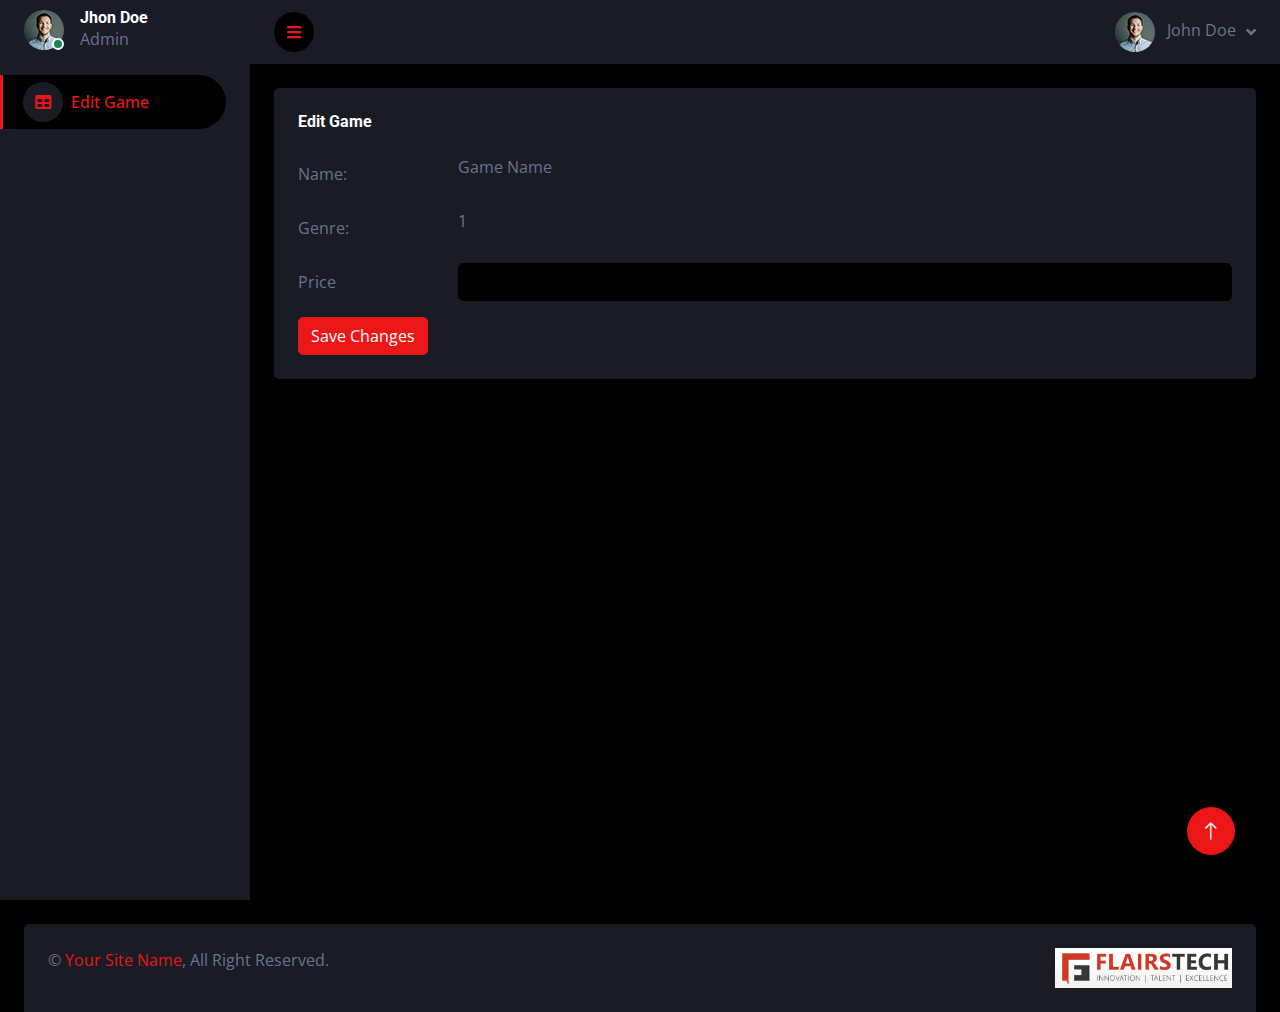
<file: Frontend/darkpan-1.0.0/EditGame.html>
<!DOCTYPE html>
<html lang="en">

<head>
    <meta charset="utf-8">
    <title>DarkPan - Bootstrap 5 Admin Template</title>
    <meta content="width=device-width, initial-scale=1.0" name="viewport">
    <meta content="" name="keywords">
    <meta content="" name="description">

    <!-- Favicon -->
    <link href="img/favicon.ico" rel="icon">

    <!-- Google Web Fonts -->
    <link rel="preconnect" href="https://fonts.googleapis.com">
    <link rel="preconnect" href="https://fonts.gstatic.com" crossorigin>
    <link href="https://fonts.googleapis.com/css2?family=Open+Sans:wght@400;600&family=Roboto:wght@500;700&display=swap" rel="stylesheet"> 
    
    <!-- Icon Font Stylesheet -->
    <link href="https://cdnjs.cloudflare.com/ajax/libs/font-awesome/5.10.0/css/all.min.css" rel="stylesheet">
    <link href="https://cdn.jsdelivr.net/npm/bootstrap-icons@1.4.1/font/bootstrap-icons.css" rel="stylesheet">

    <!-- Libraries Stylesheet -->
    <link href="lib/owlcarousel/assets/owl.carousel.min.css" rel="stylesheet">
    <link href="lib/tempusdominus/css/tempusdominus-bootstrap-4.min.css" rel="stylesheet" />

    <!-- Customized Bootstrap Stylesheet -->
    <link href="css/bootstrap.min.css" rel="stylesheet">

    <!-- Template Stylesheet -->
    <link href="css/style.css" rel="stylesheet">
</head>

<body>
    <div id="wrapper">
    <div class="container-fluid position-relative d-flex p-0">
        <!-- Spinner Start -->
        <div id="spinner" class="show bg-dark position-fixed translate-middle w-100 vh-100 top-50 start-50 d-flex align-items-center justify-content-center">
            <div class="spinner-border text-primary" style="width: 3rem; height: 3rem;" role="status">
                <span class="sr-only">Loading...</span>
            </div>
        </div>
        <!-- Spinner End -->


        <!-- Sidebar Start -->
        <div class="sidebar pe-4 pb-3">
            <nav class="navbar bg-secondary navbar-dark">
                <!-- 
                <a href="Admin.html" class="navbar-brand mx-4 mb-3">
                    <h3 class="text-primary"><i class="fa fa-user-edit me-2"></i>DarkPan</h3>
                </a>
                -->
                <div class="d-flex align-items-center ms-4 mb-4">
                    <div class="position-relative">
                        <img class="rounded-circle" src="img/user.jpg" alt="" style="width: 40px; height: 40px;">
                        <div class="bg-success rounded-circle border border-2 border-white position-absolute end-0 bottom-0 p-1"></div>
                    </div>
                    <div class="ms-3">
                        <h6 class="mb-0">Jhon Doe</h6>
                        <span>Admin</span>
                    </div>
                </div>
                <div class="navbar-nav w-100">
                    <!-- 
                    <a href = Admin.html" class="nav-item nav-link"><i class="fa fa-tachometer-alt me-2"></i>Dashboard</a>
                    
                    <div class="nav-item dropdown">
                        <a href="#" class="nav-link dropdown-toggle" data-bs-toggle="dropdown"><i class="fa fa-laptop me-2"></i>Elements</a>
                        <div class="dropdown-menu bg-transparent border-0">
                            <a href="button.html" class="dropdown-item">Buttons</a>
                            <a href="typography.html" class="dropdown-item">Typography</a>
                            <a href="element.html" class="dropdown-item">Other Elements</a>
                        </div>
                    </div>
                    
                    <a href="widget.html" class="nav-item nav-link"><i class="fa fa-th me-2"></i>Widgets</a>
                    
                    <a href="form.html" class="nav-item nav-link"><i class="fa fa-keyboard me-2"></i>Create New Game</a>
                    -->
                    <a href="table.html" class="nav-item nav-link active"><i class="fa fa-table me-2"></i>Edit Game</a>
                    <!-- 
                    <a href="chart.html" class="nav-item nav-link"><i class="fa fa-chart-bar me-2"></i>Charts</a>
                    <div class="nav-item dropdown">
                        <a href="#" class="nav-link dropdown-toggle" data-bs-toggle="dropdown"><i class="far fa-file-alt me-2"></i>Pages</a>
                        <div class="dropdown-menu bg-transparent border-0">
                            <a href="signin.html" class="dropdown-item">Sign In</a>
                            <a href="signup.html" class="dropdown-item">Sign Up</a>
                            <a href="404.html" class="dropdown-item">404 Error</a>
                            <a href="blank.html" class="dropdown-item">Blank Page</a>
                        </div>
                        -->
                    </div>  
                </div>
            </nav>
        </div>
        <!-- Sidebar End -->


        <!-- Content Start -->
    <div class = "wrapper">
        <div class="content">
            <!-- Navbar Start -->
            <nav class="navbar navbar-expand bg-secondary navbar-dark sticky-top px-4 py-0">
                <a href="Admin.html" class="navbar-brand d-flex d-lg-none me-4">
                    <h2 class="text-primary mb-0"><i class="fa fa-user-edit"></i></h2>
                </a>
                <a href="#" class="sidebar-toggler flex-shrink-0">
                    <i class="fa fa-bars"></i>
                </a>
                <div class="navbar-nav align-items-center ms-auto">
                    <!--
                    <div class="nav-item dropdown">
                        <a href="#" class="nav-link dropdown-toggle" data-bs-toggle="dropdown">
                            <i class="fa fa-envelope me-lg-2"></i>
                            <span class="d-none d-lg-inline-flex">Message</span>
                        </a>
                        <div class="dropdown-menu dropdown-menu-end bg-secondary border-0 rounded-0 rounded-bottom m-0">
                            <a href="#" class="dropdown-item">
                                <div class="d-flex align-items-center">
                                    <img class="rounded-circle" src="img/user.jpg" alt="" style="width: 40px; height: 40px;">
                                    <div class="ms-2">
                                        <h6 class="fw-normal mb-0">Jhon send you a message</h6>
                                        <small>15 minutes ago</small>
                                    </div>
                                </div>
                            </a>
                            <hr class="dropdown-divider">
                            <a href="#" class="dropdown-item">
                                <div class="d-flex align-items-center">
                                    <img class="rounded-circle" src="img/user.jpg" alt="" style="width: 40px; height: 40px;">
                                    <div class="ms-2">
                                        <h6 class="fw-normal mb-0">Jhon send you a message</h6>
                                        <small>15 minutes ago</small>
                                    </div>
                                </div>
                            </a>
                            <hr class="dropdown-divider">
                            <a href="#" class="dropdown-item">
                                <div class="d-flex align-items-center">
                                    <img class="rounded-circle" src="img/user.jpg" alt="" style="width: 40px; height: 40px;">
                                    <div class="ms-2">
                                        <h6 class="fw-normal mb-0">Jhon send you a message</h6>
                                        <small>15 minutes ago</small>
                                    </div>
                                </div>
                            </a>
                            <hr class="dropdown-divider">
                            <a href="#" class="dropdown-item text-center">See all message</a>
                        </div>
                    </div>
                    <div class="nav-item dropdown">
                        <a href="#" class="nav-link dropdown-toggle" data-bs-toggle="dropdown">
                            <i class="fa fa-bell me-lg-2"></i>
                            <span class="d-none d-lg-inline-flex">Notificatin</span>
                        </a>
                        <div class="dropdown-menu dropdown-menu-end bg-secondary border-0 rounded-0 rounded-bottom m-0">
                            <a href="#" class="dropdown-item">
                                <h6 class="fw-normal mb-0">Profile updated</h6>
                                <small>15 minutes ago</small>
                            </a>
                            <hr class="dropdown-divider">
                            <a href="#" class="dropdown-item">
                                <h6 class="fw-normal mb-0">New user added</h6>
                                <small>15 minutes ago</small>
                            </a>
                            <hr class="dropdown-divider">
                            <a href="#" class="dropdown-item">
                                <h6 class="fw-normal mb-0">Password changed</h6>
                                <small>15 minutes ago</small>
                            </a>
                            <hr class="dropdown-divider">
                            <a href="#" class="dropdown-item text-center">See all notifications</a>
                        </div>
                    </div>
                    -->
                    <div class="nav-item dropdown">
                        <a href="#" class="nav-link dropdown-toggle" data-bs-toggle="dropdown">
                            <img class="rounded-circle me-lg-2" src="img/user.jpg" alt="" style="width: 40px; height: 40px;">
                            <span class="d-none d-lg-inline-flex">John Doe</span>
                        </a>
                        <div class="dropdown-menu dropdown-menu-end bg-secondary border-0 rounded-0 rounded-bottom m-0">
                            <!-- 
                            <a href="#" class="dropdown-item">My Profile</a>
                            <a href="#" class="dropdown-item">Settings</a>
                            -->
                            <a href="signin.html" class="dropdown-item">Log Out</a>
                        </div>
                    </div>
                </div>
            </nav>
            
            <!-- Navbar End -->


            <!-- Table Start -->
            <div class="container-fluid pt-4 px-4">
                <div class="row g-4">
                    <div class="col-12">
                        <div class="bg-secondary rounded h-100 p-4">
                            <h6 class="mb-4">Edit Game</h6>
                            <form>
                                <div class="row mb-3">
                                    <label class="col-sm-2 col-form-label">Name:</label>
                                    <div class="col-sm-10">
                                        <span>Game Name</span>
                                    </div>
                                </div>
                                <div class="row mb-3">
                                    <label class="col-sm-2 col-form-label">Genre:</label>
                                    <div class="col-sm-10">
                                        <span>1</span>
                                    </div>
                                </div>
                                <div class="row mb-3">
                                    <label for="inputPrice" class="col-sm-2 col-form-label">Price</label>
                                    <div class="col-sm-10">
                                        <input type="number" class="form-control" id="inputPrice" min="0" step="0.01">
                                    </div>
                                </div>
                            </form>
                            <a href = "Admin.html" class="btn btn-primary">Save Changes</a>
                            <!--
                            <button type="submit" class="btn btn-primary">Save Changes</button>
                            -->
                            </div>
                        </form>   
                    </div>
                </div>
            </div>
            
                        <!--
                            <h6 class="mb-4">Basic Table</h6>
                            <table class="table">
                                <thead>
                                    <tr>
                                        <th scope="col">#</th>
                                        <th scope="col">First Name</th>
                                        <th scope="col">Last Name</th>
                                        <th scope="col">Email</th>
                                    </tr>
                                </thead>
                                <tbody>
                                    <tr>
                                        <th scope="row">1</th>
                                        <td>John</td>
                                        <td>Doe</td>
                                        <td>jhon@email.com</td>
                                    </tr>
                                    <tr>
                                        <th scope="row">2</th>
                                        <td>Mark</td>
                                        <td>Otto</td>
                                        <td>mark@email.com</td>
                                    </tr>
                                    <tr>
                                        <th scope="row">3</th>
                                        <td>Jacob</td>
                                        <td>Thornton</td>
                                        <td>jacob@email.com</td>
                                    </tr>
                                </tbody>
                            </table>
                        </div>
                    </div>
                    <div class="col-sm-12 col-xl-6">
                        <div class="bg-secondary rounded h-100 p-4">
                            <h6 class="mb-4">Accented Table</h6>
                            <table class="table table-striped">
                                <thead>
                                    <tr>
                                        <th scope="col">#</th>
                                        <th scope="col">First Name</th>
                                        <th scope="col">Last Name</th>
                                        <th scope="col">Email</th>
                                    </tr>
                                </thead>
                                <tbody>
                                    <tr>
                                        <th scope="row">1</th>
                                        <td>John</td>
                                        <td>Doe</td>
                                        <td>jhon@email.com</td>
                                    </tr>
                                    <tr>
                                        <th scope="row">2</th>
                                        <td>Mark</td>
                                        <td>Otto</td>
                                        <td>mark@email.com</td>
                                    </tr>
                                    <tr>
                                        <th scope="row">3</th>
                                        <td>Jacob</td>
                                        <td>Thornton</td>
                                        <td>jacob@email.com</td>
                                    </tr>
                                </tbody>
                            </table>
                        </div>
                    </div>
                
                    <div class="col-sm-12 col-xl-6">
                        <div class="bg-secondary rounded h-100 p-4">
                            <h6 class="mb-4">Hoverable Table</h6>
                            <table class="table table-hover">
                                <thead>
                                    <tr>
                                        <th scope="col">#</th>
                                        <th scope="col">First Name</th>
                                        <th scope="col">Last Name</th>
                                        <th scope="col">Email</th>
                                    </tr>
                                </thead>
                                <tbody>
                                    <tr>
                                        <th scope="row">1</th>
                                        <td>John</td>
                                        <td>Doe</td>
                                        <td>jhon@email.com</td>
                                    </tr>
                                    <tr>
                                        <th scope="row">2</th>
                                        <td>Mark</td>
                                        <td>Otto</td>
                                        <td>mark@email.com</td>
                                    </tr>
                                    <tr>
                                        <th scope="row">3</th>
                                        <td>Jacob</td>
                                        <td>Thornton</td>
                                        <td>jacob@email.com</td>
                                    </tr>
                                </tbody>
                            </table>
                        </div>
                    </div>
                    <div class="col-sm-12 col-xl-6">
                        <div class="bg-secondary rounded h-100 p-4">
                            <h6 class="mb-4">Color Table</h6>
                            <table class="table table-dark">
                                <thead>
                                    <tr>
                                        <th scope="col">#</th>
                                        <th scope="col">First Name</th>
                                        <th scope="col">Last Name</th>
                                        <th scope="col">Email</th>
                                    </tr>
                                </thead>
                                <tbody>
                                    <tr>
                                        <th scope="row">1</th>
                                        <td>John</td>
                                        <td>Doe</td>
                                        <td>jhon@email.com</td>
                                    </tr>
                                    <tr>
                                        <th scope="row">2</th>
                                        <td>Mark</td>
                                        <td>Otto</td>
                                        <td>mark@email.com</td>
                                    </tr>
                                    <tr>
                                        <th scope="row">3</th>
                                        <td>Jacob</td>
                                        <td>Thornton</td>
                                        <td>jacob@email.com</td>
                                    </tr>
                                </tbody>
                            </table>
                        </div>
                    </div>
                    <div class="col-sm-12 col-xl-6">
                        <div class="bg-secondary rounded h-100 p-4">
                            <h6 class="mb-4">Bordered Table</h6>
                            <table class="table table-bordered">
                                <thead>
                                    <tr>
                                        <th scope="col">#</th>
                                        <th scope="col">First Name</th>
                                        <th scope="col">Last Name</th>
                                        <th scope="col">Email</th>
                                    </tr>
                                </thead>
                                <tbody>
                                    <tr>
                                        <th scope="row">1</th>
                                        <td>John</td>
                                        <td>Doe</td>
                                        <td>jhon@email.com</td>
                                    </tr>
                                    <tr>
                                        <th scope="row">2</th>
                                        <td>Mark</td>
                                        <td>Otto</td>
                                        <td>mark@email.com</td>
                                    </tr>
                                    <tr>
                                        <th scope="row">3</th>
                                        <td>Jacob</td>
                                        <td>Thornton</td>
                                        <td>jacob@email.com</td>
                                    </tr>
                                </tbody>
                            </table>
                        </div>
                    </div>
                    <div class="col-sm-12 col-xl-6">
                        <div class="bg-secondary rounded h-100 p-4">
                            <h6 class="mb-4">Table Without Border</h6>
                            <table class="table table-borderless">
                                <thead>
                                    <tr>
                                        <th scope="col">#</th>
                                        <th scope="col">First Name</th>
                                        <th scope="col">Last Name</th>
                                        <th scope="col">Email</th>
                                    </tr>
                                </thead>
                                <tbody>
                                    <tr>
                                        <th scope="row">1</th>
                                        <td>John</td>
                                        <td>Doe</td>
                                        <td>jhon@email.com</td>
                                    </tr>
                                    <tr>
                                        <th scope="row">2</th>
                                        <td>Mark</td>
                                        <td>Otto</td>
                                        <td>mark@email.com</td>
                                    </tr>
                                    <tr>
                                        <th scope="row">3</th>
                                        <td>Jacob</td>
                                        <td>Thornton</td>
                                        <td>jacob@email.com</td>
                                    </tr>
                                </tbody>
                            </table>
                        </div>
                    </div>
                    <div class="col-12">
                        <div class="bg-secondary rounded h-100 p-4">
                            <h6 class="mb-4">Responsive Table</h6>
                            <div class="table-responsive">
                                <table class="table">
                                    <thead>
                                        <tr>
                                            <th scope="col">#</th>
                                            <th scope="col">First Name</th>
                                            <th scope="col">Last Name</th>
                                            <th scope="col">Email</th>
                                            <th scope="col">Country</th>
                                            <th scope="col">ZIP</th>
                                            <th scope="col">Status</th>
                                        </tr>
                                    </thead>
                                    <tbody>
                                        <tr>
                                            <th scope="row">1</th>
                                            <td>John</td>
                                            <td>Doe</td>
                                            <td>jhon@email.com</td>
                                            <td>USA</td>
                                            <td>123</td>
                                            <td>Member</td>
                                        </tr>
                                        <tr>
                                            <th scope="row">2</th>
                                            <td>Mark</td>
                                            <td>Otto</td>
                                            <td>mark@email.com</td>
                                            <td>UK</td>
                                            <td>456</td>
                                            <td>Member</td>
                                        </tr>
                                        <tr>
                                            <th scope="row">3</th>
                                            <td>Jacob</td>
                                            <td>Thornton</td>
                                            <td>jacob@email.com</td>
                                            <td>AU</td>
                                            <td>789</td>
                                            <td>Member</td>
                                        </tr>
                                    </tbody>
                                </table>
                            </div>
                            -->
                        </div>
                    </div>
                </div>
            </div>
            
            <!-- Table End -->


        <!-- Footer Start -->
         <div class="footer">
            <div class="container-fluid pt-4 px-4">
                <div class="bg-secondary rounded-top p-4">
                    <div class="row">
                        <div class="col-12 col-sm-6 text-center text-sm-start">
                            &copy; <a href="#">Your Site Name</a>, All Right Reserved. 
                        </div>
                        <div class="col-12 col-sm-6 text-center text-sm-end">
                            <div class="credits" style="text-align: right;">
                                <img src="img/Flairstech.png" alt="Company Logo" style="max-height: 40px;">
                            </div>
                        <!--/*** This template is free as long as you keep the footer author’s credit link/attribution link/backlink. If you'd like to use the template without the footer author’s credit link/attribution link/backlink, you can purchase the Credit Removal License from "https://htmlcodex.com/credit-removal". Thank you for your support. ***/
                        Designed By <a href="https://htmlcodex.com">HTML Codex</a>
                        <br>Distributed By: <a href="https://themewagon.com" target="_blank">ThemeWagon</a>
                        -->
                        </div>
                    </div>
                </div>
            </div>
        </div>
<!-- Footer End -->

        </div>
        <!-- Content End -->


        <!-- Back to Top -->
        <a href="#" class="btn btn-lg btn-primary btn-lg-square back-to-top"><i class="bi bi-arrow-up"></i></a>
    </div>

    <!-- JavaScript Libraries -->
    <script src="https://code.jquery.com/jquery-3.4.1.min.js"></script>
    <script src="https://cdn.jsdelivr.net/npm/bootstrap@5.0.0/dist/js/bootstrap.bundle.min.js"></script>
    <script src="lib/chart/chart.min.js"></script>
    <script src="lib/easing/easing.min.js"></script>
    <script src="lib/waypoints/waypoints.min.js"></script>
    <script src="lib/owlcarousel/owl.carousel.min.js"></script>
    <script src="lib/tempusdominus/js/moment.min.js"></script>
    <script src="lib/tempusdominus/js/moment-timezone.min.js"></script>
    <script src="lib/tempusdominus/js/tempusdominus-bootstrap-4.min.js"></script>

    <!-- Template Javascript -->
    <script src="js/main.js"></script>
</body>

</html>
</file>
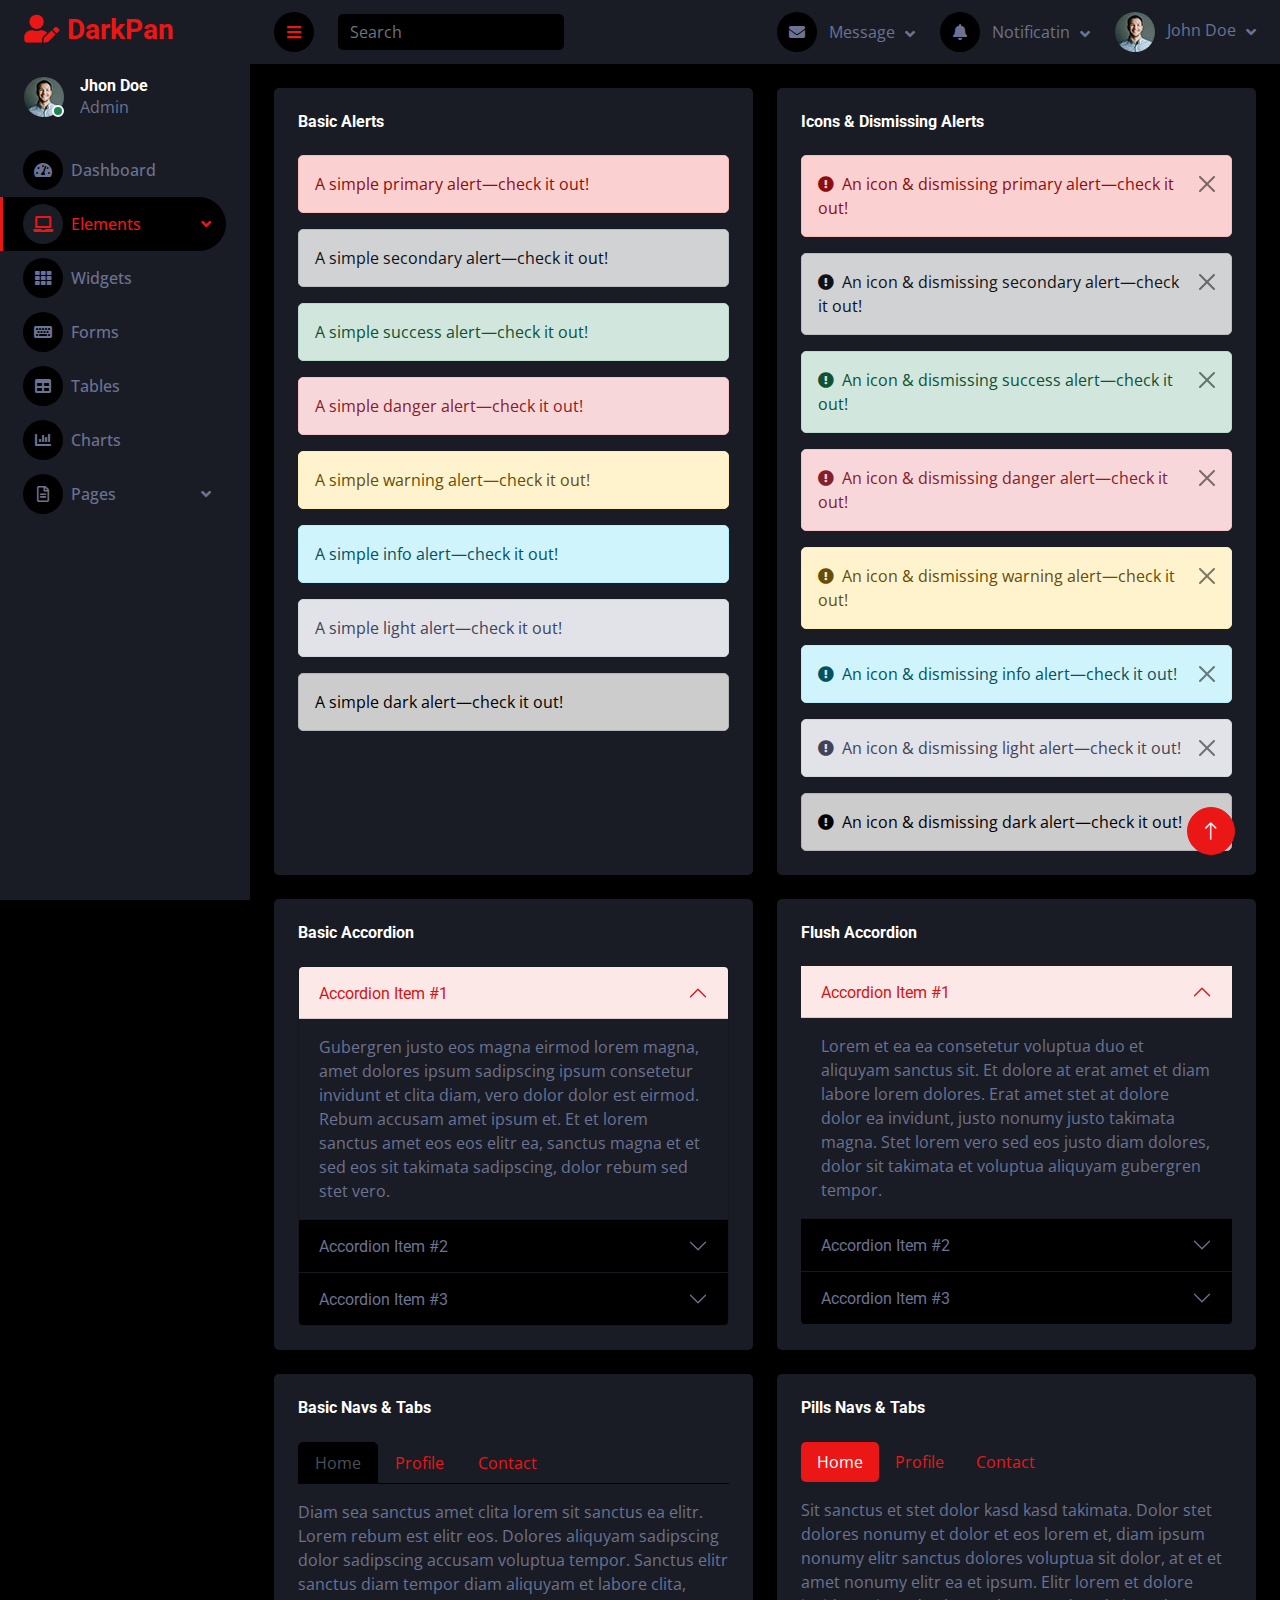
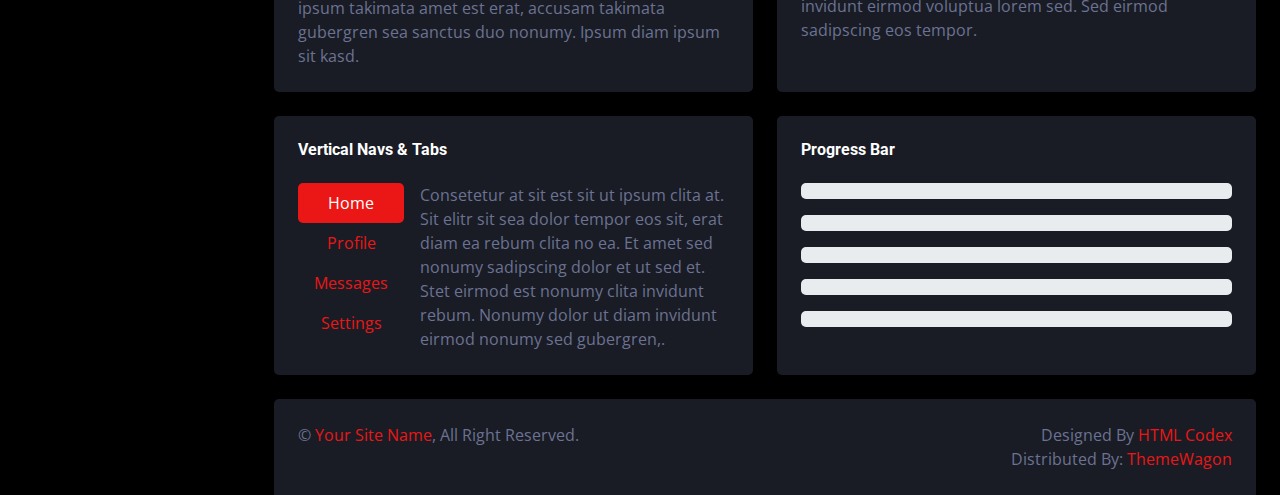
<file: Frontend/darkpan-1.0.0/element.html>
<!DOCTYPE html>
<html lang="en">

<head>
    <meta charset="utf-8">
    <title>DarkPan - Bootstrap 5 Admin Template</title>
    <meta content="width=device-width, initial-scale=1.0" name="viewport">
    <meta content="" name="keywords">
    <meta content="" name="description">

    <!-- Favicon -->
    <link href="img/favicon.ico" rel="icon">

    <!-- Google Web Fonts -->
    <link rel="preconnect" href="https://fonts.googleapis.com">
    <link rel="preconnect" href="https://fonts.gstatic.com" crossorigin>
    <link href="https://fonts.googleapis.com/css2?family=Open+Sans:wght@400;600&family=Roboto:wght@500;700&display=swap" rel="stylesheet"> 
    
    <!-- Icon Font Stylesheet -->
    <link href="https://cdnjs.cloudflare.com/ajax/libs/font-awesome/5.10.0/css/all.min.css" rel="stylesheet">
    <link href="https://cdn.jsdelivr.net/npm/bootstrap-icons@1.4.1/font/bootstrap-icons.css" rel="stylesheet">

    <!-- Libraries Stylesheet -->
    <link href="lib/owlcarousel/assets/owl.carousel.min.css" rel="stylesheet">
    <link href="lib/tempusdominus/css/tempusdominus-bootstrap-4.min.css" rel="stylesheet" />

    <!-- Customized Bootstrap Stylesheet -->
    <link href="css/bootstrap.min.css" rel="stylesheet">

    <!-- Template Stylesheet -->
    <link href="css/style.css" rel="stylesheet">
</head>

<body>
    <div class="container-fluid position-relative d-flex p-0">
        <!-- Spinner Start -->
        <div id="spinner" class="show bg-dark position-fixed translate-middle w-100 vh-100 top-50 start-50 d-flex align-items-center justify-content-center">
            <div class="spinner-border text-primary" style="width: 3rem; height: 3rem;" role="status">
                <span class="sr-only">Loading...</span>
            </div>
        </div>
        <!-- Spinner End -->


        <!-- Sidebar Start -->
        <div class="sidebar pe-4 pb-3">
            <nav class="navbar bg-secondary navbar-dark">
                <a href="index.html" class="navbar-brand mx-4 mb-3">
                    <h3 class="text-primary"><i class="fa fa-user-edit me-2"></i>DarkPan</h3>
                </a>
                <div class="d-flex align-items-center ms-4 mb-4">
                    <div class="position-relative">
                        <img class="rounded-circle" src="img/user.jpg" alt="" style="width: 40px; height: 40px;">
                        <div class="bg-success rounded-circle border border-2 border-white position-absolute end-0 bottom-0 p-1"></div>
                    </div>
                    <div class="ms-3">
                        <h6 class="mb-0">Jhon Doe</h6>
                        <span>Admin</span>
                    </div>
                </div>
                <div class="navbar-nav w-100">
                    <a href="index.html" class="nav-item nav-link"><i class="fa fa-tachometer-alt me-2"></i>Dashboard</a>
                    <div class="nav-item dropdown">
                        <a href="#" class="nav-link dropdown-toggle active" data-bs-toggle="dropdown"><i class="fa fa-laptop me-2"></i>Elements</a>
                        <div class="dropdown-menu bg-transparent border-0">
                            <a href="button.html" class="dropdown-item">Buttons</a>
                            <a href="typography.html" class="dropdown-item">Typography</a>
                            <a href="element.html" class="dropdown-item active">Other Elements</a>
                        </div>
                    </div>
                    <a href="widget.html" class="nav-item nav-link"><i class="fa fa-th me-2"></i>Widgets</a>
                    <a href="form.html" class="nav-item nav-link"><i class="fa fa-keyboard me-2"></i>Forms</a>
                    <a href="table.html" class="nav-item nav-link"><i class="fa fa-table me-2"></i>Tables</a>
                    <a href="chart.html" class="nav-item nav-link"><i class="fa fa-chart-bar me-2"></i>Charts</a>
                    <div class="nav-item dropdown">
                        <a href="#" class="nav-link dropdown-toggle" data-bs-toggle="dropdown"><i class="far fa-file-alt me-2"></i>Pages</a>
                        <div class="dropdown-menu bg-transparent border-0">
                            <a href="signin.html" class="dropdown-item">Sign In</a>
                            <a href="signup.html" class="dropdown-item">Sign Up</a>
                            <a href="404.html" class="dropdown-item">404 Error</a>
                            <a href="blank.html" class="dropdown-item">Blank Page</a>
                        </div>
                    </div>
                </div>
            </nav>
        </div>
        <!-- Sidebar End -->


        <!-- Content Start -->
        <div class="content">
            <!-- Navbar Start -->
            <nav class="navbar navbar-expand bg-secondary navbar-dark sticky-top px-4 py-0">
                <a href="index.html" class="navbar-brand d-flex d-lg-none me-4">
                    <h2 class="text-primary mb-0"><i class="fa fa-user-edit"></i></h2>
                </a>
                <a href="#" class="sidebar-toggler flex-shrink-0">
                    <i class="fa fa-bars"></i>
                </a>
                <form class="d-none d-md-flex ms-4">
                    <input class="form-control bg-dark border-0" type="search" placeholder="Search">
                </form>
                <div class="navbar-nav align-items-center ms-auto">
                    <div class="nav-item dropdown">
                        <a href="#" class="nav-link dropdown-toggle" data-bs-toggle="dropdown">
                            <i class="fa fa-envelope me-lg-2"></i>
                            <span class="d-none d-lg-inline-flex">Message</span>
                        </a>
                        <div class="dropdown-menu dropdown-menu-end bg-secondary border-0 rounded-0 rounded-bottom m-0">
                            <a href="#" class="dropdown-item">
                                <div class="d-flex align-items-center">
                                    <img class="rounded-circle" src="img/user.jpg" alt="" style="width: 40px; height: 40px;">
                                    <div class="ms-2">
                                        <h6 class="fw-normal mb-0">Jhon send you a message</h6>
                                        <small>15 minutes ago</small>
                                    </div>
                                </div>
                            </a>
                            <hr class="dropdown-divider">
                            <a href="#" class="dropdown-item">
                                <div class="d-flex align-items-center">
                                    <img class="rounded-circle" src="img/user.jpg" alt="" style="width: 40px; height: 40px;">
                                    <div class="ms-2">
                                        <h6 class="fw-normal mb-0">Jhon send you a message</h6>
                                        <small>15 minutes ago</small>
                                    </div>
                                </div>
                            </a>
                            <hr class="dropdown-divider">
                            <a href="#" class="dropdown-item">
                                <div class="d-flex align-items-center">
                                    <img class="rounded-circle" src="img/user.jpg" alt="" style="width: 40px; height: 40px;">
                                    <div class="ms-2">
                                        <h6 class="fw-normal mb-0">Jhon send you a message</h6>
                                        <small>15 minutes ago</small>
                                    </div>
                                </div>
                            </a>
                            <hr class="dropdown-divider">
                            <a href="#" class="dropdown-item text-center">See all message</a>
                        </div>
                    </div>
                    <div class="nav-item dropdown">
                        <a href="#" class="nav-link dropdown-toggle" data-bs-toggle="dropdown">
                            <i class="fa fa-bell me-lg-2"></i>
                            <span class="d-none d-lg-inline-flex">Notificatin</span>
                        </a>
                        <div class="dropdown-menu dropdown-menu-end bg-secondary border-0 rounded-0 rounded-bottom m-0">
                            <a href="#" class="dropdown-item">
                                <h6 class="fw-normal mb-0">Profile updated</h6>
                                <small>15 minutes ago</small>
                            </a>
                            <hr class="dropdown-divider">
                            <a href="#" class="dropdown-item">
                                <h6 class="fw-normal mb-0">New user added</h6>
                                <small>15 minutes ago</small>
                            </a>
                            <hr class="dropdown-divider">
                            <a href="#" class="dropdown-item">
                                <h6 class="fw-normal mb-0">Password changed</h6>
                                <small>15 minutes ago</small>
                            </a>
                            <hr class="dropdown-divider">
                            <a href="#" class="dropdown-item text-center">See all notifications</a>
                        </div>
                    </div>
                    <div class="nav-item dropdown">
                        <a href="#" class="nav-link dropdown-toggle" data-bs-toggle="dropdown">
                            <img class="rounded-circle me-lg-2" src="img/user.jpg" alt="" style="width: 40px; height: 40px;">
                            <span class="d-none d-lg-inline-flex">John Doe</span>
                        </a>
                        <div class="dropdown-menu dropdown-menu-end bg-secondary border-0 rounded-0 rounded-bottom m-0">
                            <a href="#" class="dropdown-item">My Profile</a>
                            <a href="#" class="dropdown-item">Settings</a>
                            <a href="#" class="dropdown-item">Log Out</a>
                        </div>
                    </div>
                </div>
            </nav>
            <!-- Navbar End -->


            <!-- Other Elements Start -->
            <div class="container-fluid pt-4 px-4">
                <div class="row g-4">
                    <div class="col-sm-12 col-xl-6">
                        <div class="bg-secondary rounded h-100 p-4">
                            <h6 class="mb-4">Basic Alerts</h6>
                            <div class="alert alert-primary" role="alert">
                                A simple primary alert—check it out!
                            </div>
                            <div class="alert alert-secondary" role="alert">
                                A simple secondary alert—check it out!
                            </div>
                            <div class="alert alert-success" role="alert">
                                A simple success alert—check it out!
                            </div>
                            <div class="alert alert-danger" role="alert">
                                A simple danger alert—check it out!
                            </div>
                            <div class="alert alert-warning" role="alert">
                                A simple warning alert—check it out!
                            </div>
                            <div class="alert alert-info" role="alert">
                                A simple info alert—check it out!
                            </div>
                            <div class="alert alert-light" role="alert">
                                A simple light alert—check it out!
                            </div>
                            <div class="alert alert-dark mb-0" role="alert">
                                A simple dark alert—check it out!
                            </div>
                        </div>
                    </div>
                    <div class="col-sm-12 col-xl-6">
                        <div class="bg-secondary rounded h-100 p-4">
                            <h6 class="mb-4">Icons & Dismissing Alerts</h6>
                            <div class="alert alert-primary alert-dismissible fade show" role="alert">
                                <i class="fa fa-exclamation-circle me-2"></i>An icon & dismissing primary alert—check it out!
                                <button type="button" class="btn-close" data-bs-dismiss="alert" aria-label="Close"></button>
                            </div>
                            <div class="alert alert-secondary alert-dismissible fade show" role="alert">
                                <i class="fa fa-exclamation-circle me-2"></i>An icon & dismissing secondary alert—check it out!
                                <button type="button" class="btn-close" data-bs-dismiss="alert" aria-label="Close"></button>
                            </div>
                            <div class="alert alert-success alert-dismissible fade show" role="alert">
                                <i class="fa fa-exclamation-circle me-2"></i>An icon & dismissing success alert—check it out!
                                <button type="button" class="btn-close" data-bs-dismiss="alert" aria-label="Close"></button>
                            </div>
                            <div class="alert alert-danger alert-dismissible fade show" role="alert">
                                <i class="fa fa-exclamation-circle me-2"></i>An icon & dismissing danger alert—check it out!
                                <button type="button" class="btn-close" data-bs-dismiss="alert" aria-label="Close"></button>
                            </div>
                            <div class="alert alert-warning alert-dismissible fade show" role="alert">
                                <i class="fa fa-exclamation-circle me-2"></i>An icon & dismissing warning alert—check it out!
                                <button type="button" class="btn-close" data-bs-dismiss="alert" aria-label="Close"></button>
                            </div>
                            <div class="alert alert-info alert-dismissible fade show" role="alert">
                                <i class="fa fa-exclamation-circle me-2"></i>An icon & dismissing info alert—check it out!
                                <button type="button" class="btn-close" data-bs-dismiss="alert" aria-label="Close"></button>
                            </div>
                            <div class="alert alert-light alert-dismissible fade show" role="alert">
                                <i class="fa fa-exclamation-circle me-2"></i>An icon & dismissing light alert—check it out!
                                <button type="button" class="btn-close" data-bs-dismiss="alert" aria-label="Close"></button>
                            </div>
                            <div class="alert alert-dark alert-dismissible fade show mb-0" role="alert">
                                <i class="fa fa-exclamation-circle me-2"></i>An icon & dismissing dark alert—check it out!
                                <button type="button" class="btn-close" data-bs-dismiss="alert" aria-label="Close"></button>
                            </div>
                        </div>
                    </div>
                    <div class="col-sm-12 col-xl-6">
                        <div class="bg-secondary rounded h-100 p-4">
                            <h6 class="mb-4">Basic Accordion</h6>
                            <div class="accordion" id="accordionExample">
                                <div class="accordion-item bg-transparent">
                                    <h2 class="accordion-header" id="headingOne">
                                        <button class="accordion-button" type="button" data-bs-toggle="collapse"
                                            data-bs-target="#collapseOne" aria-expanded="true"
                                            aria-controls="collapseOne">
                                            Accordion Item #1
                                        </button>
                                    </h2>
                                    <div id="collapseOne" class="accordion-collapse collapse show"
                                        aria-labelledby="headingOne" data-bs-parent="#accordionExample">
                                        <div class="accordion-body">
                                            Gubergren justo eos magna eirmod lorem magna, amet dolores ipsum sadipscing ipsum consetetur invidunt et clita diam, vero dolor dolor est eirmod. Rebum accusam amet ipsum et. Et et lorem sanctus amet eos eos elitr ea, sanctus magna et et sed eos sit takimata sadipscing, dolor rebum sed stet vero.
                                        </div>
                                    </div>
                                </div>
                                <div class="accordion-item bg-transparent">
                                    <h2 class="accordion-header" id="headingTwo">
                                        <button class="accordion-button collapsed" type="button"
                                            data-bs-toggle="collapse" data-bs-target="#collapseTwo"
                                            aria-expanded="false" aria-controls="collapseTwo">
                                            Accordion Item #2
                                        </button>
                                    </h2>
                                    <div id="collapseTwo" class="accordion-collapse collapse"
                                        aria-labelledby="headingTwo" data-bs-parent="#accordionExample">
                                        <div class="accordion-body">
                                            Voluptua sit dolores consetetur ea et diam est et takimata. Et erat sadipscing dolores et stet diam ut ut diam, sit aliquyam no magna et dolore lorem dolor sit. Lorem lorem sed sed duo, eirmod sit diam ipsum sit erat, lorem sit dolor diam amet ea aliquyam tempor rebum invidunt,.
                                        </div>
                                    </div>
                                </div>
                                <div class="accordion-item bg-transparent">
                                    <h2 class="accordion-header" id="headingThree">
                                        <button class="accordion-button collapsed" type="button"
                                            data-bs-toggle="collapse" data-bs-target="#collapseThree"
                                            aria-expanded="false" aria-controls="collapseThree">
                                            Accordion Item #3
                                        </button>
                                    </h2>
                                    <div id="collapseThree" class="accordion-collapse collapse"
                                        aria-labelledby="headingThree" data-bs-parent="#accordionExample">
                                        <div class="accordion-body">
                                            Dolore eos dolor tempor justo sea eos amet eos kasd dolor, et diam tempor lorem dolores vero. Stet dolore gubergren nonumy diam. Consetetur sit takimata magna invidunt, dolore sea amet consetetur ea et rebum, invidunt et amet sit sea. Dolor eirmod sed magna sadipscing sadipscing lorem lorem sed, sit lorem.
                                        </div>
                                    </div>
                                </div>
                            </div>
                        </div>
                    </div>
                    <div class="col-sm-12 col-xl-6">
                        <div class="bg-secondary rounded h-100 p-4">
                            <h6 class="mb-4">Flush Accordion</h6>
                            <div class="accordion accordion-flush" id="accordionFlushExample">
                                <div class="accordion-item bg-transparent">
                                    <h2 class="accordion-header" id="flush-headingOne">
                                        <button class="accordion-button" type="button"
                                            data-bs-toggle="collapse" data-bs-target="#flush-collapseOne"
                                            aria-expanded="true" aria-controls="flush-collapseOne">
                                            Accordion Item #1
                                        </button>
                                    </h2>
                                    <div id="flush-collapseOne" class="accordion-collapse collapse show"
                                        aria-labelledby="flush-headingOne" data-bs-parent="#accordionFlushExample">
                                        <div class="accordion-body">
                                            Lorem et ea ea consetetur voluptua duo et aliquyam sanctus sit. Et dolore at erat amet et diam labore lorem dolores. Erat amet stet at dolore dolor ea invidunt, justo nonumy justo takimata magna. Stet lorem vero sed eos justo diam dolores, dolor sit takimata et voluptua aliquyam gubergren tempor.
                                        </div>
                                    </div>
                                </div>
                                <div class="accordion-item bg-transparent">
                                    <h2 class="accordion-header" id="flush-headingTwo">
                                        <button class="accordion-button collapsed" type="button"
                                            data-bs-toggle="collapse" data-bs-target="#flush-collapseTwo"
                                            aria-expanded="false" aria-controls="flush-collapseTwo">
                                            Accordion Item #2
                                        </button>
                                    </h2>
                                    <div id="flush-collapseTwo" class="accordion-collapse collapse"
                                        aria-labelledby="flush-headingTwo" data-bs-parent="#accordionFlushExample">
                                        <div class="accordion-body">
                                            Sea diam dolore aliquyam aliquyam diam et consetetur et. Accusam amet no invidunt invidunt et consetetur, magna ut nonumy kasd erat tempor dolor et. Diam magna dolor sed amet duo dolores magna vero. Amet sit sadipscing ea diam clita lorem sit. Vero et et et tempor diam. Ipsum eirmod sit.
                                        </div>
                                    </div>
                                </div>
                                <div class="accordion-item bg-transparent">
                                    <h2 class="accordion-header" id="flush-headingThree">
                                        <button class="accordion-button collapsed" type="button"
                                            data-bs-toggle="collapse" data-bs-target="#flush-collapseThree"
                                            aria-expanded="false" aria-controls="flush-collapseThree">
                                            Accordion Item #3
                                        </button>
                                    </h2>
                                    <div id="flush-collapseThree" class="accordion-collapse collapse"
                                        aria-labelledby="flush-headingThree" data-bs-parent="#accordionFlushExample">
                                        <div class="accordion-body">
                                            Sea sea sit sanctus magna gubergren kasd, magna justo ea lorem lorem. Elitr aliquyam ipsum clita consetetur duo at nonumy invidunt, invidunt eos dolore vero sit amet amet magna tempor clita, takimata diam justo stet erat et vero erat. Sit ipsum eirmod sea ut vero dolores sea clita nonumy, no.
                                        </div>
                                    </div>
                                </div>
                            </div>
                        </div>
                    </div>
                    <div class="col-sm-12 col-xl-6">
                        <div class="bg-secondary rounded h-100 p-4">
                            <h6 class="mb-4">Basic Navs & Tabs</h6>
                            <nav>
                                <div class="nav nav-tabs" id="nav-tab" role="tablist">
                                    <button class="nav-link active" id="nav-home-tab" data-bs-toggle="tab"
                                        data-bs-target="#nav-home" type="button" role="tab" aria-controls="nav-home"
                                        aria-selected="true">Home</button>
                                    <button class="nav-link" id="nav-profile-tab" data-bs-toggle="tab"
                                        data-bs-target="#nav-profile" type="button" role="tab"
                                        aria-controls="nav-profile" aria-selected="false">Profile</button>
                                    <button class="nav-link" id="nav-contact-tab" data-bs-toggle="tab"
                                        data-bs-target="#nav-contact" type="button" role="tab"
                                        aria-controls="nav-contact" aria-selected="false">Contact</button>
                                </div>
                            </nav>
                            <div class="tab-content pt-3" id="nav-tabContent">
                                <div class="tab-pane fade show active" id="nav-home" role="tabpanel" aria-labelledby="nav-home-tab">
                                    Diam sea sanctus amet clita lorem sit sanctus ea elitr. Lorem rebum est elitr eos. Dolores aliquyam sadipscing dolor sadipscing accusam voluptua tempor. Sanctus elitr sanctus diam tempor diam aliquyam et labore clita, ipsum takimata amet est erat, accusam takimata gubergren sea sanctus duo nonumy. Ipsum diam ipsum sit kasd.
                                </div>
                                <div class="tab-pane fade" id="nav-profile" role="tabpanel" aria-labelledby="nav-profile-tab">
                                    Sanctus vero sit kasd sea gubergren takimata consetetur elitr elitr, consetetur sadipscing takimata ipsum dolores. Accusam duo accusam et labore ea elitr ipsum tempor sit, dolore aliquyam ipsum sit amet sit. Et dolore ipsum labore invidunt rebum. Sed dolore gubergren sanctus vero diam lorem rebum elitr, erat diam dolor clita.
                                </div>
                                <div class="tab-pane fade" id="nav-contact" role="tabpanel" aria-labelledby="nav-contact-tab">
                                    Sit consetetur eirmod lorem ea magna sadipscing ipsum elitr invidunt, dolores lorem erat ipsum ut aliquyam eos lorem sed. Nonumy aliquyam ea justo eos dolores dolores duo dolores. Aliquyam dolor sea dolores sit takimata no erat vero. At lorem justo tempor lorem duo, stet kasd aliquyam ipsum voluptua labore at.
                                </div>
                            </div>
                        </div>
                    </div>
                    <div class="col-sm-12 col-xl-6">
                        <div class="bg-secondary rounded h-100 p-4">
                            <h6 class="mb-4">Pills Navs & Tabs</h6>
                            <ul class="nav nav-pills mb-3" id="pills-tab" role="tablist">
                                <li class="nav-item" role="presentation">
                                    <button class="nav-link active" id="pills-home-tab" data-bs-toggle="pill"
                                        data-bs-target="#pills-home" type="button" role="tab" aria-controls="pills-home"
                                        aria-selected="true">Home</button>
                                </li>
                                <li class="nav-item" role="presentation">
                                    <button class="nav-link" id="pills-profile-tab" data-bs-toggle="pill"
                                        data-bs-target="#pills-profile" type="button" role="tab"
                                        aria-controls="pills-profile" aria-selected="false">Profile</button>
                                </li>
                                <li class="nav-item" role="presentation">
                                    <button class="nav-link" id="pills-contact-tab" data-bs-toggle="pill"
                                        data-bs-target="#pills-contact" type="button" role="tab"
                                        aria-controls="pills-contact" aria-selected="false">Contact</button>
                                </li>
                            </ul>
                            <div class="tab-content" id="pills-tabContent">
                                <div class="tab-pane fade show active" id="pills-home" role="tabpanel" aria-labelledby="pills-home-tab">
                                    Sit sanctus et stet dolor kasd kasd takimata. Dolor stet dolores nonumy et dolor et eos lorem et, diam ipsum nonumy elitr sanctus dolores voluptua sit dolor, at et et amet nonumy elitr ea et ipsum. Elitr lorem et dolore invidunt eirmod voluptua lorem sed. Sed eirmod sadipscing eos tempor.
                                </div>
                                <div class="tab-pane fade" id="pills-profile" role="tabpanel" aria-labelledby="pills-profile-tab">
                                    Invidunt rebum voluptua lorem eirmod dolore. Amet no sed sanctus lorem ea. Nonumy sit stet sit magna. Rebum rebum ipsum clita erat consetetur, sit dolor sit clita et amet. Est et clita dolore takimata, sea dolores tempor erat consetetur lorem. Consetetur sea sadipscing dolor et dolores et stet, tempor elitr.
                                </div>
                                <div class="tab-pane fade" id="pills-contact" role="tabpanel" aria-labelledby="pills-contact-tab">
                                    Et diam et est sed vero ipsum voluptua dolor et, sit eos justo ipsum no ipsum amet sed aliquyam dolore, ut ipsum sanctus et consetetur. Sit ea sit clita lorem ea gubergren. Et dolore vero sanctus voluptua ipsum sadipscing amet at. Et sed dolore voluptua dolor eos tempor, erat amet.
                                </div>
                            </div>
                        </div>
                    </div>
                    <div class="col-sm-12 col-xl-6">
                        <div class="bg-secondary rounded h-100 p-4">
                            <h6 class="mb-4">Vertical Navs & Tabs</h6>
                            <div class="d-flex align-items-start">
                                <div class="nav flex-column nav-pills me-3" id="v-pills-tab" role="tablist"
                                    aria-orientation="vertical">
                                    <button class="nav-link active" id="v-pills-home-tab" data-bs-toggle="pill"
                                        data-bs-target="#v-pills-home" type="button" role="tab"
                                        aria-controls="v-pills-home" aria-selected="true">Home</button>
                                    <button class="nav-link" id="v-pills-profile-tab" data-bs-toggle="pill"
                                        data-bs-target="#v-pills-profile" type="button" role="tab"
                                        aria-controls="v-pills-profile" aria-selected="false">Profile</button>
                                    <button class="nav-link" id="v-pills-messages-tab" data-bs-toggle="pill"
                                        data-bs-target="#v-pills-messages" type="button" role="tab"
                                        aria-controls="v-pills-messages" aria-selected="false">Messages</button>
                                    <button class="nav-link" id="v-pills-settings-tab" data-bs-toggle="pill"
                                        data-bs-target="#v-pills-settings" type="button" role="tab"
                                        aria-controls="v-pills-settings" aria-selected="false">Settings</button>
                                </div>
                                <div class="tab-content" id="v-pills-tabContent">
                                    <div class="tab-pane fade show active" id="v-pills-home" role="tabpanel" aria-labelledby="v-pills-home-tab">
                                        Consetetur at sit est sit ut ipsum clita at. Sit elitr sit sea dolor tempor eos sit, erat diam ea rebum clita no ea. Et amet sed nonumy sadipscing dolor et ut sed et. Stet eirmod est nonumy clita invidunt rebum. Nonumy dolor ut diam invidunt eirmod nonumy sed gubergren,.
                                    </div>
                                    <div class="tab-pane fade" id="v-pills-profile" role="tabpanel" aria-labelledby="v-pills-profile-tab">
                                        Tempor et kasd accusam duo et dolor no accusam dolore, dolor sed voluptua duo no, sit et stet lorem dolor ipsum tempor consetetur vero, consetetur est eos sit eirmod erat diam accusam sadipscing sit. Takimata erat ea eirmod tempor elitr dolore sadipscing kasd justo, elitr tempor sed eos sadipscing magna.
                                    </div>
                                    <div class="tab-pane fade" id="v-pills-messages" role="tabpanel" aria-labelledby="v-pills-messages-tab">
                                        Sed kasd kasd ea clita sed lorem amet tempor est voluptua, labore stet dolores gubergren clita lorem sed nonumy at. Dolores et ut erat voluptua. Est voluptua stet accusam rebum, elitr amet sit takimata sea eirmod. Sanctus elitr amet sit dolore sea stet et ut. Dolor et sanctus elitr ut.
                                    </div>
                                    <div class="tab-pane fade" id="v-pills-settings" role="tabpanel" aria-labelledby="v-pills-settings-tab">
                                        Sit et vero kasd sea et at, aliquyam takimata et et est, labore et takimata sed ut stet sanctus, nonumy dolor invidunt sit labore et, amet et dolor sit dolor tempor et dolor ipsum nonumy, accusam clita sadipscing ut et labore labore est, dolore accusam vero at est sit. Invidunt.
                                    </div>
                                </div>
                            </div>
                        </div>
                    </div>
                    <div class="col-sm-12 col-xl-6">
                        <div class="bg-secondary rounded h-100 p-4">
                            <h6 class="mb-4">Progress Bar</h6>
                            <div class="pg-bar mb-3">
                                <div class="progress">
                                    <div class="progress-bar progress-bar-striped" role="progressbar" aria-valuenow="10" aria-valuemin="0" aria-valuemax="100"></div>
                                </div>
                            </div>
                            <div class="pg-bar mb-3">
                                <div class="progress">
                                    <div class="progress-bar progress-bar-striped bg-success" role="progressbar" aria-valuenow="25" aria-valuemin="0" aria-valuemax="100"></div>
                                </div>
                            </div>
                            <div class="pg-bar mb-3">
                                <div class="progress">
                                    <div class="progress-bar progress-bar-striped bg-info" role="progressbar" aria-valuenow="50" aria-valuemin="0" aria-valuemax="100"></div>
                                </div>
                            </div>
                            <div class="pg-bar mb-3">
                                <div class="progress">
                                    <div class="progress-bar progress-bar-striped bg-warning" role="progressbar" aria-valuenow="75" aria-valuemin="0" aria-valuemax="100"></div>
                                </div>
                            </div>
                            <div class="pg-bar mb-0">
                                <div class="progress">
                                    <div class="progress-bar progress-bar-striped bg-danger" role="progressbar" aria-valuenow="100" aria-valuemin="0" aria-valuemax="100"></div>
                                </div>
                            </div>
                        </div>
                    </div>
                </div>
            </div>
            <!-- Other Elements End -->


            <!-- Footer Start -->
            <div class="container-fluid pt-4 px-4">
                <div class="bg-secondary rounded-top p-4">
                    <div class="row">
                        <div class="col-12 col-sm-6 text-center text-sm-start">
                            &copy; <a href="#">Your Site Name</a>, All Right Reserved. 
                        </div>
                        <div class="col-12 col-sm-6 text-center text-sm-end">
                            <!--/*** This template is free as long as you keep the footer author’s credit link/attribution link/backlink. If you'd like to use the template without the footer author’s credit link/attribution link/backlink, you can purchase the Credit Removal License from "https://htmlcodex.com/credit-removal". Thank you for your support. ***/-->
                            Designed By <a href="https://htmlcodex.com">HTML Codex</a>
                            <br>Distributed By: <a href="https://themewagon.com" target="_blank">ThemeWagon</a>
                        </div>
                    </div>
                </div>
            </div>
            <!-- Footer End -->
        </div>
        <!-- Content End -->


        <!-- Back to Top -->
        <a href="#" class="btn btn-lg btn-primary btn-lg-square back-to-top"><i class="bi bi-arrow-up"></i></a>
    </div>

    <!-- JavaScript Libraries -->
    <script src="https://code.jquery.com/jquery-3.4.1.min.js"></script>
    <script src="https://cdn.jsdelivr.net/npm/bootstrap@5.0.0/dist/js/bootstrap.bundle.min.js"></script>
    <script src="lib/chart/chart.min.js"></script>
    <script src="lib/easing/easing.min.js"></script>
    <script src="lib/waypoints/waypoints.min.js"></script>
    <script src="lib/owlcarousel/owl.carousel.min.js"></script>
    <script src="lib/tempusdominus/js/moment.min.js"></script>
    <script src="lib/tempusdominus/js/moment-timezone.min.js"></script>
    <script src="lib/tempusdominus/js/tempusdominus-bootstrap-4.min.js"></script>

    <!-- Template Javascript -->
    <script src="js/main.js"></script>
</body>

</html>
</file>
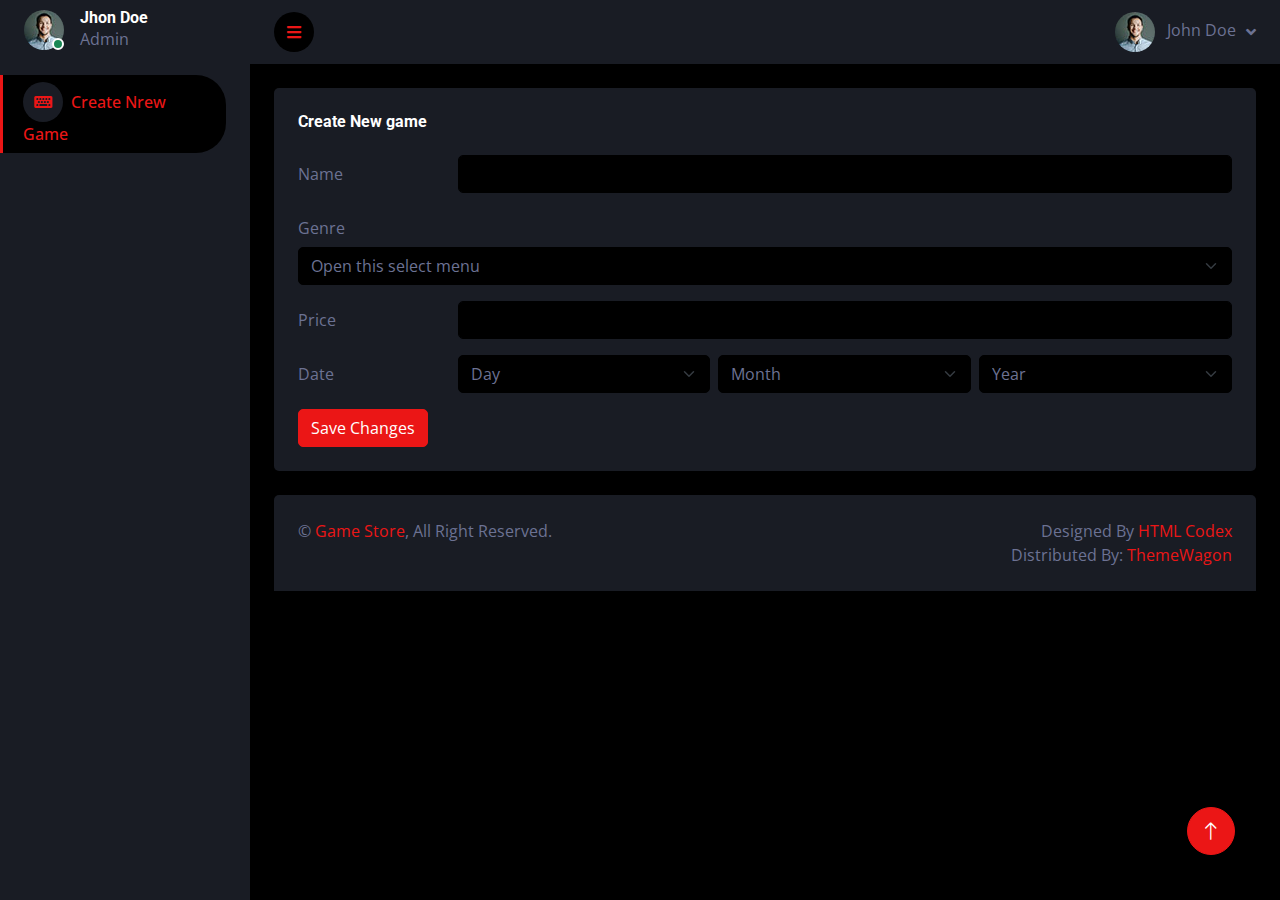
<file: Frontend/darkpan-1.0.0/form.html>
<!DOCTYPE html>
<html lang="en">

<head>
    <meta charset="utf-8">
    <title>DarkPan - Bootstrap 5 Admin Template</title>
    <meta content="width=device-width, initial-scale=1.0" name="viewport">
    <meta content="" name="keywords">
    <meta content="" name="description">

    <!-- Favicon -->
    <link href="img/favicon.ico" rel="icon">

    <!-- Google Web Fonts -->
    <link rel="preconnect" href="https://fonts.googleapis.com">
    <link rel="preconnect" href="https://fonts.gstatic.com" crossorigin>
    <link href="https://fonts.googleapis.com/css2?family=Open+Sans:wght@400;600&family=Roboto:wght@500;700&display=swap" rel="stylesheet"> 
    
    <!-- Icon Font Stylesheet -->
    <link href="https://cdnjs.cloudflare.com/ajax/libs/font-awesome/5.10.0/css/all.min.css" rel="stylesheet">
    <link href="https://cdn.jsdelivr.net/npm/bootstrap-icons@1.4.1/font/bootstrap-icons.css" rel="stylesheet">

    <!-- Libraries Stylesheet -->
    <link href="lib/owlcarousel/assets/owl.carousel.min.css" rel="stylesheet">
    <link href="lib/tempusdominus/css/tempusdominus-bootstrap-4.min.css" rel="stylesheet" />

    <!-- Customized Bootstrap Stylesheet -->
    <link href="css/bootstrap.min.css" rel="stylesheet">

    <!-- Template Stylesheet -->
    <link href="css/style.css" rel="stylesheet">
</head>

<body>
    <div class="container-fluid position-relative d-flex p-0">
        <!-- Spinner Start -->
        <div id="spinner" class="show bg-dark position-fixed translate-middle w-100 vh-100 top-50 start-50 d-flex align-items-center justify-content-center">
            <div class="spinner-border text-primary" style="width: 3rem; height: 3rem;" role="status">
                <span class="sr-only">Loading...</span>
            </div>
        </div>
        <!-- Spinner End -->


        <!-- Sidebar Start -->
        <div class="sidebar pe-4 pb-3">
            <nav class="navbar bg-secondary navbar-dark">
                <!-- 
                <a href="index.html" class="navbar-brand mx-4 mb-3">
                    <h3 class="text-primary"><i class="fa fa-user-edit me-2"></i>DarkPan</h3>
                </a>
                -->
                <div class="d-flex align-items-center ms-4 mb-4">
                    <div class="position-relative">
                        <img class="rounded-circle" src="img/user.jpg" alt="" style="width: 40px; height: 40px;">
                        <div class="bg-success rounded-circle border border-2 border-white position-absolute end-0 bottom-0 p-1"></div>
                    </div>
                    <div class="ms-3">
                        <h6 class="mb-0">Jhon Doe</h6>
                        <span>Admin</span>
                    </div>
                </div>
                <div class="navbar-nav w-100">
                    <!-- 
                    <a href="index.html" class="nav-item nav-link"><i class="fa fa-tachometer-alt me-2"></i>Dashboard</a>
                    -->
                    <div class="nav-item dropdown">
                        <!-- 
                        <a href="#" class="nav-link dropdown-toggle" data-bs-toggle="dropdown"><i class="fa fa-laptop me-2"></i>Elements</a>
                        <div class="dropdown-menu bg-transparent border-0">
                            <a href="button.html" class="dropdown-item">Buttons</a>
                            <a href="typography.html" class="dropdown-item">Typography</a>
                            <a href="element.html" class="dropdown-item">Other Elements</a>
                        </div>
                    
                    </div>
                    <a href="widget.html" class="nav-item nav-link"><i class="fa fa-th me-2"></i>Widgets</a>
                -->
                    <a href="form.html" class="nav-item nav-link active"><i class="fa fa-keyboard me-2"></i>Create Nrew Game</a>
                    <!--
                    <a href="table.html" class="nav-item nav-link"><i class="fa fa-table me-2"></i>Edit Game</a>
     
                    <a href="chart.html" class="nav-item nav-link"><i class="fa fa-chart-bar me-2"></i>Charts</a>
                    
                    <div class="nav-item dropdown">
                        <a href="#" class="nav-link dropdown-toggle" data-bs-toggle="dropdown"><i class="far fa-file-alt me-2"></i>Pages</a>
                        <div class="dropdown-menu bg-transparent border-0">
                            <a href="signin.html" class="dropdown-item">Sign In</a>
                            <a href="signup.html" class="dropdown-item">Sign Up</a>
                            <a href="404.html" class="dropdown-item">404 Error</a>
                            <a href="blank.html" class="dropdown-item">Blank Page</a>
                        </div>
                    </div>
                    -->
                </div>
            </nav>
        </div>
        <!-- Sidebar End -->


        <!-- Content Start -->
        <div class="content">
            <!-- Navbar Start -->
            <nav class="navbar navbar-expand bg-secondary navbar-dark sticky-top px-4 py-0">
                <a href="Admin.html" class="navbar-brand d-flex d-lg-none me-4">
                    <h2 class="text-primary mb-0"><i class="fa fa-user-edit"></i></h2>
                </a>
                <a href="#" class="sidebar-toggler flex-shrink-0">
                    <i class="fa fa-bars"></i>
                </a>
            
                <div class="navbar-nav align-items-center ms-auto">
                    <!-- 
                    <div class="nav-item dropdown">
                        <a href="#" class="nav-link dropdown-toggle" data-bs-toggle="dropdown">
                            <i class="fa fa-envelope me-lg-2"></i>
                            <span class="d-none d-lg-inline-flex">Message</span>
                        </a>
                        <div class="dropdown-menu dropdown-menu-end bg-secondary border-0 rounded-0 rounded-bottom m-0">
                            <a href="#" class="dropdown-item">
                                <div class="d-flex align-items-center">
                                    <img class="rounded-circle" src="img/user.jpg" alt="" style="width: 40px; height: 40px;">
                                    <div class="ms-2">
                                        <h6 class="fw-normal mb-0">Jhon send you a message</h6>
                                        <small>15 minutes ago</small>
                                    </div>
                                </div>
                            </a>
                            <hr class="dropdown-divider">
                            <a href="#" class="dropdown-item">
                                <div class="d-flex align-items-center">
                                    <img class="rounded-circle" src="img/user.jpg" alt="" style="width: 40px; height: 40px;">
                                    <div class="ms-2">
                                        <h6 class="fw-normal mb-0">Jhon send you a message</h6>
                                        <small>15 minutes ago</small>
                                    </div>
                                </div>
                            </a>
                            <hr class="dropdown-divider">
                            <a href="#" class="dropdown-item">
                                <div class="d-flex align-items-center">
                                    <img class="rounded-circle" src="img/user.jpg" alt="" style="width: 40px; height: 40px;">
                                    <div class="ms-2">
                                        <h6 class="fw-normal mb-0">Jhon send you a message</h6>
                                        <small>15 minutes ago</small>
                                    </div>
                                </div>
                            </a>
                            <hr class="dropdown-divider">
                            <a href="#" class="dropdown-item text-center">See all message</a>
                        </div>
                    </div>
                    <div class="nav-item dropdown">
                        <a href="#" class="nav-link dropdown-toggle" data-bs-toggle="dropdown">
                            <i class="fa fa-bell me-lg-2"></i>
                            <span class="d-none d-lg-inline-flex">Notificatin</span>
                        </a>
                        <div class="dropdown-menu dropdown-menu-end bg-secondary border-0 rounded-0 rounded-bottom m-0">
                            <a href="#" class="dropdown-item">
                                <h6 class="fw-normal mb-0">Profile updated</h6>
                                <small>15 minutes ago</small>
                            </a>
                            <hr class="dropdown-divider">
                            <a href="#" class="dropdown-item">
                                <h6 class="fw-normal mb-0">New user added</h6>
                                <small>15 minutes ago</small>
                            </a>
                            <hr class="dropdown-divider">
                            <a href="#" class="dropdown-item">
                                <h6 class="fw-normal mb-0">Password changed</h6>
                                <small>15 minutes ago</small>
                            </a>
                            <hr class="dropdown-divider">
                            <a href="#" class="dropdown-item text-center">See all notifications</a>
                        </div>
                    </div>
                    -->
                    <div class="nav-item dropdown">
                        <a href="#" class="nav-link dropdown-toggle" data-bs-toggle="dropdown">
                            <img class="rounded-circle me-lg-2" src="img/user.jpg" alt="" style="width: 40px; height: 40px;">
                            <span class="d-none d-lg-inline-flex">John Doe</span>
                        </a>
                        <div class="dropdown-menu dropdown-menu-end bg-secondary border-0 rounded-0 rounded-bottom m-0">
                            <!-- 
                            <a href="#" class="dropdown-item">My Profile</a>
                            <a href="#" class="dropdown-item">Settings</a>
                            -->
                            <a href="signin.html" class="dropdown-item">Log Out</a>
                        </div>
                    </div>
                </div>
            </nav>
            
            <!-- Navbar End -->


            <!-- Form Start -->
            <div class="container-fluid pt-4 px-4">
                <div class="row g-4">
                    <div class="col-12">
                        <!-- Commented-out section of the first form -->
                        <!-- 
                        <div class="bg-secondary rounded h-100 p-4">
                            <h6 class="mb-4">Basic Form</h6>
                            <form>
                                <div class="mb-3">
                                    <label for="exampleInputEmail1" class="form-label">Email address</label>
                                    <input type="email" class="form-control" id="exampleInputEmail1"
                                        aria-describedby="emailHelp">
                                    <div id="emailHelp" class="form-text">We'll never share your email with anyone else.
                                    </div>
                                </div>
                                <div class="mb-3">
                                    <label for="exampleInputPassword1" class="form-label">Password</label>
                                    <input type="password" class="form-control" id="exampleInputPassword1">
                                </div>
                                <div class="mb-3 form-check">
                                    <input type="checkbox" class="form-check-input" id="exampleCheck1">
                                    <label class="form-check-label" for="exampleCheck1">Check me out</label>
                                </div>
                                <button type="submit" class="btn btn-primary">Sign in</button>
                            </form>
                        </div>
                        -->
                        <div class="bg-secondary rounded h-100 p-4">
                            <h6 class="mb-4">Create New game</h6>
                            <form>
                                <div class="row mb-3">
                                    <label for="inputEmail3" class="col-sm-2 col-form-label">Name</label>
                                    <div class="col-sm-10">
                                        <input type="email" class="form-control" id="inputEmail3">
                                    </div>
                                </div>
                                <div>
                                    <label for="inputGenre" class="col-sm-2 col-form-label">Genre</label>
                                    <select class="form-select mb-3" aria-label="Default select example">
                                        <option selected>Open this select menu</option>
                                        <option value="1">One</option>
                                        <option value="2">Two</option>
                                        <option value="3">Three</option>
                                    </select>
                                </div>
                                <div class="row mb-3">
                                    <label for="inputPrice" class="col-sm-2 col-form-label">Price</label>
                                    <div class="col-sm-10">
                                        <input type="number" class="form-control" id="inputPrice" min="0" step="0.01">
                                    </div>
                                </div>
                                <div class="row mb-3">
                                    <label for="inputDate" class="col-sm-2 col-form-label">Date</label>
                                    <div class="col-sm-10 d-flex">
                                        <select class="form-select me-2" id="inputDay">
                                            <option selected>Day</option>
                                            <!-- Generate day options from 1 to 31 -->
                                            <script>
                                                for (var i = 1; i <= 31; i++) {
                                                    document.write('<option value="' + i + '">' + i + '</option>');
                                                }
                                            </script>
                                        </select>
                                        <select class="form-select me-2" id="inputMonth">
                                            <option selected>Month</option>
                                            <option value="1">January</option>
                                            <option value="2">February</option>
                                            <option value="3">March</option>
                                            <option value="4">April</option>
                                            <option value="5">May</option>
                                            <option value="6">June</option>
                                            <option value="7">July</option>
                                            <option value="8">August</option>
                                            <option value="9">September</option>
                                            <option value="10">October</option>
                                            <option value="11">November</option>
                                            <option value="12">December</option>
                                        </select>
                                        <select class="form-select" id="inputYear">
                                            <option selected>Year</option>
                                            <!-- Generate year options from current year back to 1600 -->
                                            <script>
                                                var currentYear = new Date().getFullYear();
                                                for (var i = currentYear; i >= 1850; i--) {
                                                    document.write('<option value="' + i + '">' + i + '</option>');
                                                }
                                            </script>
                                        </select>
                                    </div>
                                </div>
                                <!-- Commented-out section below the form 
                                
                                <div class="row mb-3">
                                    <label for="inputPassword3" class="col-sm-2 col-form-label">Password</label>
                                    <div class="col-sm-10">
                                        <input type="password" class="form-control" id="inputPassword3">
                                    </div>
                                </div>
                                <fieldset class="row mb-3">
                                    <legend class="col-form-label col-sm-2 pt-0">Radios</legend>
                                    <div class="col-sm-10">
                                        <div class="form-check">
                                            <input class="form-check-input" type="radio" name="gridRadios"
                                                id="gridRadios1" value="option1" checked>
                                            <label class="form-check-label" for="gridRadios1">
                                                First radio
                                            </label>
                                        </div>
                                        <div class="form-check">
                                            <input class="form-check-input" type="radio" name="gridRadios"
                                                id="gridRadios2" value="option2">
                                            <label class="form-check-label" for="gridRadios2">
                                                Second radio
                                            </label>
                                        </div>
                                    </div>
                                </fieldset>
                                <div class="row mb-3">
                                    <legend class="col-form-label col-sm-2 pt-0">Checkbox</legend>
                                    <div class="col-sm-10">
                                        <div class="form-check">
                                            <input class="form-check-input" type="checkbox" id="gridCheck1">
                                            <label class="form-check-label" for="gridCheck1">
                                                Check me out
                                            </label>
                                        </div>
                                    </div>
                                </div>
                                -->
                                <a href="Admin.html" class="btn btn-primary">Save Changes</a>
                            </form>
                        </div>
                    </div>
                </div>
            </div>
            
                    <!-- 
                    <div class="col-sm-12 col-xl-6">
                        <div class="bg-secondary rounded h-100 p-4">
                            <h6 class="mb-4">Floating Label</h6>
                            <div class="form-floating mb-3">
                                <input type="email" class="form-control" id="floatingInput"
                                    placeholder="name@example.com">
                                <label for="floatingInput">Email address</label>
                            </div>
                            <div class="form-floating mb-3">
                                <input type="password" class="form-control" id="floatingPassword"
                                    placeholder="Password">
                                <label for="floatingPassword">Password</label>
                            </div>
                            <div class="form-floating mb-3">
                                <select class="form-select" id="floatingSelect"
                                    aria-label="Floating label select example">
                                    <option selected>Open this select menu</option>
                                    <option value="1">One</option>
                                    <option value="2">Two</option>
                                    <option value="3">Three</option>
                                </select>
                                <label for="floatingSelect">Works with selects</label>
                            </div>
                            <div class="form-floating">
                                <textarea class="form-control" placeholder="Leave a comment here"
                                    id="floatingTextarea" style="height: 150px;"></textarea>
                                <label for="floatingTextarea">Comments</label>
                            </div>
                        </div>
                    </div>
                    
                    <div class="col-sm-12 col-xl-6">
                        <div class="bg-secondary rounded h-100 p-4">
                            <h6 class="mb-4">File Input</h6>
                            <div class="mb-3">
                                <label for="formFile" class="form-label">Default file input example</label>
                                <input class="form-control bg-dark" type="file" id="formFile">
                            </div>
                            <div class="mb-3">
                                <label for="formFileMultiple" class="form-label">Multiple files input example</label>
                                <input class="form-control bg-dark" type="file" id="formFileMultiple" multiple>
                            </div>
                            <div class="mb-3">
                                <label for="formFileSm" class="form-label">Small file input example</label>
                                <input class="form-control form-control-sm bg-dark" id="formFileSm" type="file">
                            </div>
                            <div>
                                <label for="formFileLg" class="form-label">Large file input example</label>
                                <input class="form-control form-control-lg bg-dark" id="formFileLg" type="file">
                            </div>
                        </div>
                    </div>
                    
                    <div class="col-sm-12 col-xl-6">
                        <div class="bg-secondary rounded h-100 p-4">
                            <h6 class="mb-4">Select</h6>
                            <select class="form-select form-select-sm mb-3" aria-label=".form-select-sm example">
                                <option selected>Open this select menu</option>
                                <option value="1">One</option>
                                <option value="2">Two</option>
                                <option value="3">Three</option>
                            </select>
                            <select class="form-select mb-3" aria-label="Default select example">
                                <option selected>Open this select menu</option>
                                <option value="1">One</option>
                                <option value="2">Two</option>
                                <option value="3">Three</option>
                            </select>
                            <select class="form-select form-select-lg mb-3" aria-label=".form-select-lg example">
                                <option selected>Open this select menu</option>
                                <option value="1">One</option>
                                <option value="2">Two</option>
                                <option value="3">Three</option>
                            </select>
                            <select class="form-select" multiple aria-label="multiple select example">
                                <option selected>Open this select menu</option>
                                <option value="1">One</option>
                                <option value="2">Two</option>
                                <option value="3">Three</option>
                            </select>
                        </div>
                    </div>
                    <div class="col-sm-12 col-xl-6">
                        <div class="bg-secondary rounded h-100 p-4">
                            <h6 class="mb-4">Check, Radio & Switch</h6>
                            <div class="form-check">
                                <input class="form-check-input" type="checkbox" value="" id="flexCheckDefault">
                                <label class="form-check-label" for="flexCheckDefault">
                                    Default checkbox
                                </label>
                            </div>
                            <div class="form-check">
                                <input class="form-check-input" type="checkbox" value="" id="flexCheckChecked" checked>
                                <label class="form-check-label" for="flexCheckChecked">
                                    Checked checkbox
                                </label>
                            </div>
                            <div class="form-check form-check-inline">
                                <input class="form-check-input" type="checkbox" id="inlineCheckbox1" value="option1">
                                <label class="form-check-label" for="inlineCheckbox1">1</label>
                            </div>
                            <div class="form-check form-check-inline">
                                <input class="form-check-input" type="checkbox" id="inlineCheckbox2" value="option2">
                                <label class="form-check-label" for="inlineCheckbox2">2</label>
                            </div>
                            <div class="form-check form-check-inline">
                                <input class="form-check-input" type="checkbox" id="inlineCheckbox3" value="option3"
                                    disabled>
                                <label class="form-check-label" for="inlineCheckbox3">3 (disabled)</label>
                            </div>
                            <hr>
                            <div class="form-check">
                                <input class="form-check-input" type="radio" name="flexRadioDefault"
                                    id="flexRadioDefault1">
                                <label class="form-check-label" for="flexRadioDefault1">
                                    Default radio
                                </label>
                            </div>
                            <div class="form-check">
                                <input class="form-check-input" type="radio" name="flexRadioDefault"
                                    id="flexRadioDefault2" checked>
                                <label class="form-check-label" for="flexRadioDefault2">
                                    Default checked radio
                                </label>
                            </div>
                            <div class="form-check form-check-inline">
                                <input class="form-check-input" type="radio" name="inlineRadioOptions" id="inlineRadio1"
                                    value="option1">
                                <label class="form-check-label" for="inlineRadio1">1</label>
                            </div>
                            <div class="form-check form-check-inline">
                                <input class="form-check-input" type="radio" name="inlineRadioOptions" id="inlineRadio2"
                                    value="option2">
                                <label class="form-check-label" for="inlineRadio2">2</label>
                            </div>
                            <div class="form-check form-check-inline">
                                <input class="form-check-input" type="radio" name="inlineRadioOptions" id="inlineRadio3"
                                    value="option3" disabled>
                                <label class="form-check-label" for="inlineRadio3">3 (disabled)</label>
                            </div>
                            <hr>
                            <div class="form-check form-switch">
                                <input class="form-check-input" type="checkbox" role="switch"
                                    id="flexSwitchCheckDefault">
                                <label class="form-check-label" for="flexSwitchCheckDefault">Default switch checkbox
                                    input</label>
                            </div>
                            <div class="form-check form-switch">
                                <input class="form-check-input" type="checkbox" role="switch"
                                    id="flexSwitchCheckChecked" checked>
                                <label class="form-check-label" for="flexSwitchCheckChecked">Checked switch checkbox
                                    input</label>
                            </div>
                            <div class="form-check form-switch">
                                <input class="form-check-input" type="checkbox" role="switch"
                                    id="flexSwitchCheckDisabled" disabled>
                                <label class="form-check-label" for="flexSwitchCheckDisabled">Disabled switch checkbox
                                    input</label>
                            </div>
                            <div class="form-check form-switch">
                                <input class="form-check-input" type="checkbox" role="switch"
                                    id="flexSwitchCheckCheckedDisabled" checked disabled>
                                <label class="form-check-label" for="flexSwitchCheckCheckedDisabled">Disabled checked
                                    switch checkbox input</label>
                            </div>
                        </div>
                    </div>
                    <div class="col-sm-12 col-xl-6">
                        <div class="bg-secondary rounded h-100 p-4">
                            <h6 class="mb-4">Input Group</h6>
                            <div class="input-group mb-3">
                                <span class="input-group-text" id="basic-addon1">@</span>
                                <input type="text" class="form-control" placeholder="Username" aria-label="Username"
                                    aria-describedby="basic-addon1">
                            </div>
                            <div class="input-group mb-3">
                                <input type="text" class="form-control" placeholder="Recipient's username"
                                    aria-label="Recipient's username" aria-describedby="basic-addon2">
                                <span class="input-group-text" id="basic-addon2">@example.com</span>
                            </div>
                            <label for="basic-url" class="form-label">Your vanity URL</label>
                            <div class="input-group mb-3">
                                <span class="input-group-text" id="basic-addon3">https://example.com/users/</span>
                                <input type="text" class="form-control" id="basic-url" aria-describedby="basic-addon3">
                            </div>
                            <div class="input-group mb-3">
                                <span class="input-group-text">$</span>
                                <input type="text" class="form-control" aria-label="Amount (to the nearest dollar)">
                                <span class="input-group-text">.00</span>
                            </div>
                            <div class="input-group mb-3">
                                <input type="text" class="form-control" placeholder="Username" aria-label="Username">
                                <span class="input-group-text">@</span>
                                <input type="text" class="form-control" placeholder="Server" aria-label="Server">
                            </div>
                            <div class="input-group">
                                <span class="input-group-text">With textarea</span>
                                <textarea class="form-control" aria-label="With textarea"></textarea>
                            </div>
                        </div>
                    </div>
                    <div class="col-sm-12 col-xl-6">
                        <div class="bg-secondary rounded h-100 p-4">
                            <h6 class="mb-4">Sizing</h6>
                            <input class="form-control form-control-lg mb-3" type="text" placeholder=".form-control-lg"
                                aria-label=".form-control-lg example">
                            <input class="form-control mb-3" type="text" placeholder="Default input"
                                aria-label="default input example">
                            <input class="form-control form-control-sm" type="text" placeholder=".form-control-sm"
                                aria-label=".form-control-sm example">
                        </div>
                    </div>
                </div>
            </div>
            <!-- Form End -->


            <!-- Footer Start -->
            <div class="container-fluid pt-4 px-4">
                <div class="bg-secondary rounded-top p-4">
                    <div class="row">
                        <div class="col-12 col-sm-6 text-center text-sm-start">
                            &copy; <a href="#">Game Store</a>, All Right Reserved. 
                        </div>
                        <div class="col-12 col-sm-6 text-center text-sm-end">
                            <!--/*** This template is free as long as you keep the footer author’s credit link/attribution link/backlink. If you'd like to use the template without the footer author’s credit link/attribution link/backlink, you can purchase the Credit Removal License from "https://htmlcodex.com/credit-removal". Thank you for your support. ***/-->
                            Designed By <a href="https://htmlcodex.com">HTML Codex</a>
                            <br>Distributed By: <a href="https://themewagon.com" target="_blank">ThemeWagon</a>
                        </div>
                    </div>
                </div>
            </div>
            <!-- Footer End -->
        </div>
        <!-- Content End -->


        <!-- Back to Top -->
        <a href="#" class="btn btn-lg btn-primary btn-lg-square back-to-top"><i class="bi bi-arrow-up"></i></a>
    </div>

    <!-- JavaScript Libraries -->
    <script src="https://code.jquery.com/jquery-3.4.1.min.js"></script>
    <script src="https://cdn.jsdelivr.net/npm/bootstrap@5.0.0/dist/js/bootstrap.bundle.min.js"></script>
    <script src="lib/chart/chart.min.js"></script>
    <script src="lib/easing/easing.min.js"></script>
    <script src="lib/waypoints/waypoints.min.js"></script>
    <script src="lib/owlcarousel/owl.carousel.min.js"></script>
    <script src="lib/tempusdominus/js/moment.min.js"></script>
    <script src="lib/tempusdominus/js/moment-timezone.min.js"></script>
    <script src="lib/tempusdominus/js/tempusdominus-bootstrap-4.min.js"></script>

    <!-- Template Javascript -->
    <script src="js/main.js"></script>
</body>

</html>
</file>
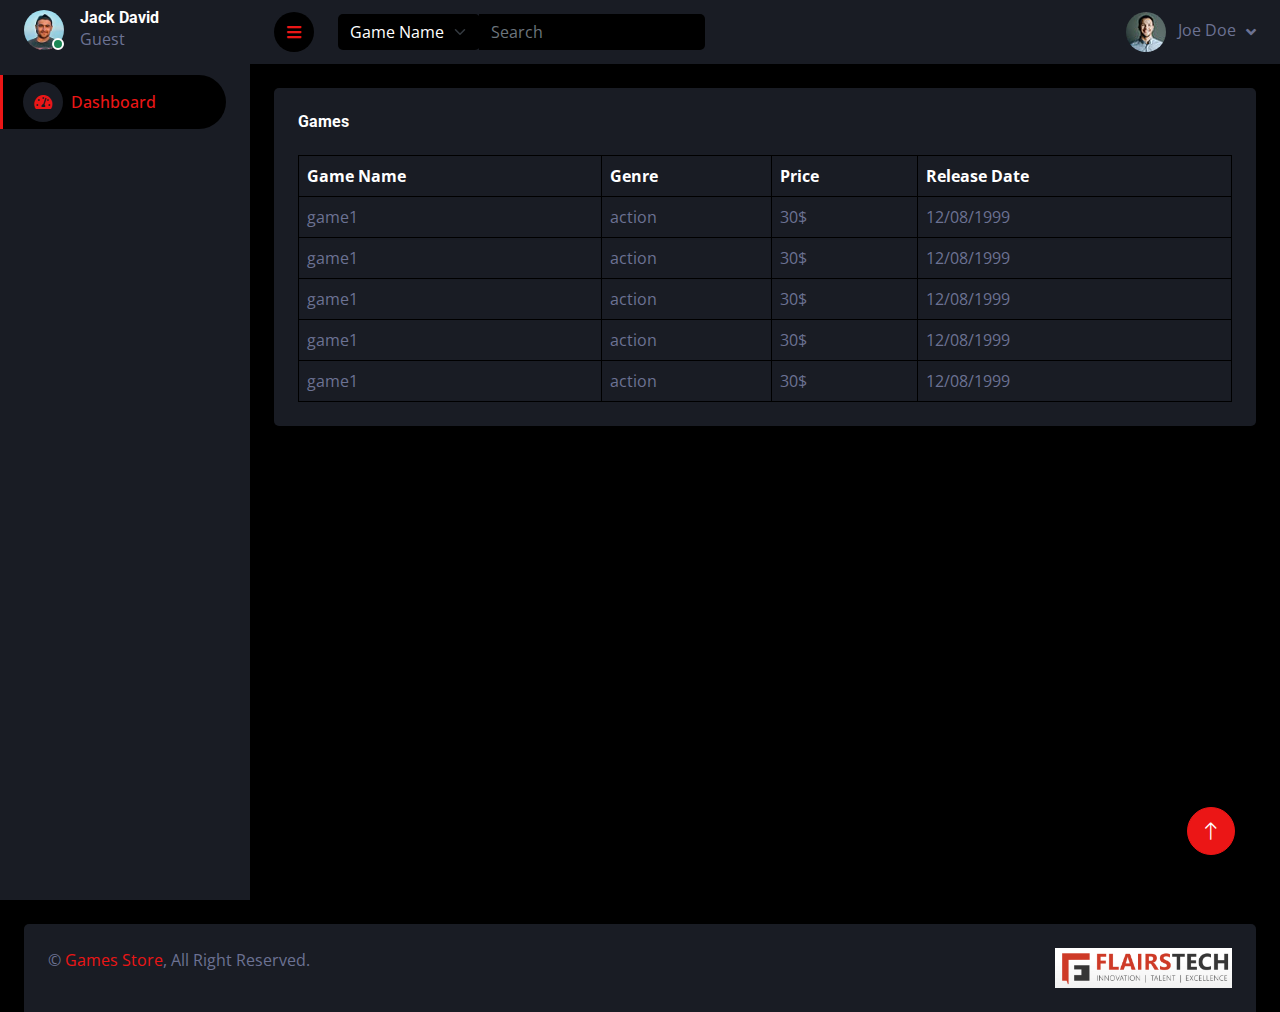
<file: Frontend/darkpan-1.0.0/Guest.html>
<!DOCTYPE html>
<html lang="en">

<head>
    <meta charset="utf-8">
    <title>DarkPan - Bootstrap 5 Admin Template</title>
    <meta content="width=device-width, initial-scale=1.0" name="viewport">
    <meta content="" name="keywords">
    <meta content="" name="description">

    <!-- Favicon -->
    <link href="img/favicon.ico" rel="icon">

    <!-- Google Web Fonts -->
    <link rel="preconnect" href="https://fonts.googleapis.com">
    <link rel="preconnect" href="https://fonts.gstatic.com" crossorigin>
    <link href="https://fonts.googleapis.com/css2?family=Open+Sans:wght@400;600&family=Roboto:wght@500;700&display=swap" rel="stylesheet"> 
    
    <!-- Icon Font Stylesheet -->
    <link href="https://cdnjs.cloudflare.com/ajax/libs/font-awesome/5.10.0/css/all.min.css" rel="stylesheet">
    <link href="https://cdn.jsdelivr.net/npm/bootstrap-icons@1.4.1/font/bootstrap-icons.css" rel="stylesheet">

    <!-- Libraries Stylesheet -->
    <link href="lib/owlcarousel/assets/owl.carousel.min.css" rel="stylesheet">
    <link href="lib/tempusdominus/css/tempusdominus-bootstrap-4.min.css" rel="stylesheet" />

    <!-- Customized Bootstrap Stylesheet -->
    <link href="css/bootstrap.min.css" rel="stylesheet">

    <!-- Template Stylesheet -->
    <link href="css/style.css" rel="stylesheet">
</head>

<body>
    <div id="wrapper">
    <div class="container-fluid position-relative d-flex p-0">
        <!-- Spinner Start -->
        <div id="spinner" class="show bg-dark position-fixed translate-middle w-100 vh-100 top-50 start-50 d-flex align-items-center justify-content-center">
            <div class="spinner-border text-primary" style="width: 3rem; height: 3rem;" role="status">
                <span class="sr-only">Loading...</span>
            </div>
        </div>
        <!-- Spinner End -->


        <!-- Sidebar Start -->
        <div class="sidebar pe-4 pb-3">
            <nav class="navbar bg-secondary navbar-dark">
                <!-- FARKPAN LOGO
                <a href="index.html" class="navbar-brand mx-4 mb-3">
                    <h3 class="text-primary"><i class="fa fa-user-edit me-2"></i>DarkPan</h3>
                </a>
                -->
                <div class="d-flex align-items-center ms-4 mb-4">
                    <div class="position-relative">
                        <img class="rounded-circle" src="img/testimonial-2.jpg" alt="" style="width: 40px; height: 40px;">
                        <div class="bg-success rounded-circle border border-2 border-white position-absolute end-0 bottom-0 p-1"></div>
                    </div>
                    <div class="ms-3">
                        <h6 class="mb-0">Jack David</h6>
                        <span>Guest</span>
                    </div>
                </div>
                <div class="navbar-nav w-100">
                    <a href="index.html" class="nav-item nav-link active"><i class="fa fa-tachometer-alt me-2"></i>Dashboard</a>
                    <div class="nav-item dropdown">
                        <!-- ELEMENTS OPTION SIDE NAV ICON
                        <a href="#" class="nav-link dropdown-toggle" data-bs-toggle="dropdown"><i class="fa fa-laptop me-2"></i>Elements</a>
                        <div class="dropdown-menu bg-transparent border-0">
                            <a href="button.html" class="dropdown-item">Buttons</a>
                            <a href="typography.html" class="dropdown-item">Typography</a>
                            <a href="element.html" class="dropdown-item">Other Elements</a>
                        </div>
                        -->
                    </div>
                    <!-- <a href="widget.html" class="nav-item nav-link"><i class="fa fa-th me-2"></i>Widgets</a>
                    
                    <a href="form.html" class="nav-item nav-link"><i class="fa fa-keyboard me-2"></i>Create New Game</a>
                    
                    <a href="table.html" class="nav-item nav-link"><i class="fa fa-table me-2"></i>Edit Game</a>
                    
                    <a href="chart.html" class="nav-item nav-link"><i class="fa fa-chart-bar me-2"></i>Charts</a>
                    -->
                    <div class="nav-item dropdown">
                        <!--
                        <a href="#" class="nav-link dropdown-toggle" data-bs-toggle="dropdown"><i class="far fa-file-alt me-2"></i>Pages</a>
                        <div class="dropdown-menu bg-transparent border-0">
                            <a href="signin.html" class="dropdown-item">Sign In</a>
                            <a href="signup.html" class="dropdown-item">Sign Up</a>
                            <a href="404.html" class="dropdown-item">404 Error</a>
                            <a href="blank.html" class="dropdown-item">Blank Page</a>
                        </div>
                    -->
                    </div>
                </div>
            </nav>
        </div>
        <!-- Sidebar End -->


        <!-- Content Start -->
    <div class = "wrapper"> 
        <div class="content">
            <!-- Navbar Start -->
            <nav class="navbar navbar-expand bg-secondary navbar-dark sticky-top px-4 py-0">
                <a href="Admin.html" class="navbar-brand d-flex d-lg-none me-4">
                    <h2 class="text-primary mb-0"><i class="fa fa-user-edit"></i></h2>
                </a>
                <a href="#" class="sidebar-toggler flex-shrink-0">
                    <i class="fa fa-bars"></i>
                </a>
                <form class="d-none d-md-flex ms-4">
                    <div class="input-group">
                        <!-- Dropdown for Search Criteria -->
                        <div class="input-group-prepend">
                            <select class="form-select bg-dark text-white border-0">
                                <option value="name" selected>Game Name</option>
                                <option value="genre">Genre</option>
                                <option value="price">Price</option>
                            </select>
                        </div>
                        <!-- Search Input -->
                        <input class="form-control bg-dark border-0" type="search" placeholder="Search">
                    </div>
                </form>
                <div class="navbar-nav align-items-center ms-auto">
                    <div class="nav-item dropdown">
                        <a href="#" class="nav-link dropdown-toggle" data-bs-toggle="dropdown">
                            <img class="rounded-circle me-lg-2" src="img/user.jpg" alt="" style="width: 40px; height: 40px;">
                            <span class="d-none d-lg-inline-flex">Joe Doe</span>
                        </a>
                        <div class="dropdown-menu dropdown-menu-end bg-secondary border-0 rounded-0 rounded-bottom m-0">
                            <a href="signin.html" class="dropdown-item">Log Out</a>
                        </div>
                    </div>
                </div>
            </nav>
            
            <!-- Navbar End -->


            <!-- Sale & Revenue Start 
            <div class="container-fluid pt-4 px-4">
                <div class="row g-4">
                    <div class="col-sm-6 col-xl-3">
                        <div class="bg-secondary rounded d-flex align-items-center justify-content-between p-4">
                            <i class="fa fa-chart-line fa-3x text-primary"></i>
                            <div class="ms-3">
                                <p class="mb-2">Today Sale</p>
                                <h6 class="mb-0">$1234</h6>
                            </div>
                        </div>
                    </div>
                    <div class="col-sm-6 col-xl-3">
                        <div class="bg-secondary rounded d-flex align-items-center justify-content-between p-4">
                            <i class="fa fa-chart-bar fa-3x text-primary"></i>
                            <div class="ms-3">
                                <p class="mb-2">Total Sale</p>
                                <h6 class="mb-0">$1234</h6>
                            </div>
                        </div>
                    </div>
                    <div class="col-sm-6 col-xl-3">
                        <div class="bg-secondary rounded d-flex align-items-center justify-content-between p-4">
                            <i class="fa fa-chart-area fa-3x text-primary"></i>
                            <div class="ms-3">
                                <p class="mb-2">Today Revenue</p>
                                <h6 class="mb-0">$1234</h6>
                            </div>
                        </div>
                    </div>
                    <div class="col-sm-6 col-xl-3">
                        <div class="bg-secondary rounded d-flex align-items-center justify-content-between p-4">
                            <i class="fa fa-chart-pie fa-3x text-primary"></i>
                            <div class="ms-3">
                                <p class="mb-2">Total Revenue</p>
                                <h6 class="mb-0">$1234</h6>
                            </div>
                        </div>
                    </div>
                </div>
            </div>
            Sale & Revenue End -->    


            <!-- Sales Chart Start 
            <div class="container-fluid pt-4 px-4">
                <div class="row g-4">
                    <div class="col-sm-12 col-xl-6">
                        <div class="bg-secondary text-center rounded p-4">
                            <div class="d-flex align-items-center justify-content-between mb-4">
                                <h6 class="mb-0">Worldwide Sales</h6>
                                <a href="">Show All</a>
                            </div>
                            <canvas id="worldwide-sales"></canvas>
                        </div>
                    </div>
                    <div class="col-sm-12 col-xl-6">
                        <div class="bg-secondary text-center rounded p-4">
                            <div class="d-flex align-items-center justify-content-between mb-4">
                                <h6 class="mb-0">Salse & Revenue</h6>
                                <a href="">Show All</a>
                            </div>
                            <canvas id="salse-revenue"></canvas>
                        </div>
                    </div>
                </div>
            </div>
            Sales Chart End -->


            <!-- Recent Sales Start -->
            <div class="container-fluid pt-4 px-4">
                <div class="bg-secondary text-center rounded p-4">
                    <div class="d-flex align-items-center justify-content-between mb-4">
                        <h6 class="mb-0">Games</h6>
                        
                    </div>
                    <div class="table-responsive">
                        <table class="table text-start align-middle table-bordered table-hover mb-0">
                            <thead>
                                <tr class="text-white">
                                    <th scope="col">Game Name</th>
                                    <th scope="col">Genre</th>
                                    <th scope="col">Price</th>
                                    <th scope="col">Release Date</th>
                                </tr>
                            </thead>
                            <tbody>
                                <tr>
                                    <td>game1</td>
                                    <td>action</td>
                                    <td>30$</td>
                                    <td>12/08/1999</td>
                                </tr>
                                <tr>
                                    <td>game1</td>
                                    <td>action</td>
                                    <td>30$</td>
                                    <td>12/08/1999</td>
                                </tr>
                                <tr>
                                    <td>game1</td>
                                    <td>action</td>
                                    <td>30$</td>
                                    <td>12/08/1999</td>
                                </tr>
                                <tr>
                                    <td>game1</td>
                                    <td>action</td>
                                    <td>30$</td>
                                    <td>12/08/1999</td>
                                </tr>
                                <tr>
                                    <td>game1</td>
                                    <td>action</td>
                                    <td>30$</td>
                                    <td>12/08/1999</td>
                                </tr>
                            </tbody>
                        </table>
                    </div>
                </div>
            </div>
            
            
            <!-- Recent Sales End -->


            <!-- Widgets Start 
            <div class="container-fluid pt-4 px-4">
                <div class="row g-4">
                    <div class="col-sm-12 col-md-6 col-xl-4">
                        <div class="h-100 bg-secondary rounded p-4">
                            <div class="d-flex align-items-center justify-content-between mb-2">
                                <h6 class="mb-0">Messages</h6>
                                <a href="">Show All</a>
                            </div>
                            <div class="d-flex align-items-center border-bottom py-3">
                                <img class="rounded-circle flex-shrink-0" src="img/user.jpg" alt="" style="width: 40px; height: 40px;">
                                <div class="w-100 ms-3">
                                    <div class="d-flex w-100 justify-content-between">
                                        <h6 class="mb-0">Jhon Doe</h6>
                                        <small>15 minutes ago</small>
                                    </div>
                                    <span>Short message goes here...</span>
                                </div>
                            </div>
                            <div class="d-flex align-items-center border-bottom py-3">
                                <img class="rounded-circle flex-shrink-0" src="img/user.jpg" alt="" style="width: 40px; height: 40px;">
                                <div class="w-100 ms-3">
                                    <div class="d-flex w-100 justify-content-between">
                                        <h6 class="mb-0">Jhon Doe</h6>
                                        <small>15 minutes ago</small>
                                    </div>
                                    <span>Short message goes here...</span>
                                </div>
                            </div>
                            <div class="d-flex align-items-center border-bottom py-3">
                                <img class="rounded-circle flex-shrink-0" src="img/user.jpg" alt="" style="width: 40px; height: 40px;">
                                <div class="w-100 ms-3">
                                    <div class="d-flex w-100 justify-content-between">
                                        <h6 class="mb-0">Jhon Doe</h6>
                                        <small>15 minutes ago</small>
                                    </div>
                                    <span>Short message goes here...</span>
                                </div>
                            </div>
                            <div class="d-flex align-items-center pt-3">
                                <img class="rounded-circle flex-shrink-0" src="img/user.jpg" alt="" style="width: 40px; height: 40px;">
                                <div class="w-100 ms-3">
                                    <div class="d-flex w-100 justify-content-between">
                                        <h6 class="mb-0">Jhon Doe</h6>
                                        <small>15 minutes ago</small>
                                    </div>
                                    <span>Short message goes here...</span>
                                </div>
                            </div>
                        </div>
                    </div>
                    <div class="col-sm-12 col-md-6 col-xl-4">
                        <div class="h-100 bg-secondary rounded p-4">
                            <div class="d-flex align-items-center justify-content-between mb-4">
                                <h6 class="mb-0">Calender</h6>
                                <a href="">Show All</a>
                            </div>
                            <div id="calender"></div>
                        </div>
                    </div>
                    <div class="col-sm-12 col-md-6 col-xl-4">
                        <div class="h-100 bg-secondary rounded p-4">
                            <div class="d-flex align-items-center justify-content-between mb-4">
                                <h6 class="mb-0">To Do List</h6>
                                <a href="">Show All</a>
                            </div>
                            <div class="d-flex mb-2">
                                <input class="form-control bg-dark border-0" type="text" placeholder="Enter task">
                                <button type="button" class="btn btn-primary ms-2">Add</button>
                            </div>
                            <div class="d-flex align-items-center border-bottom py-2">
                                <input class="form-check-input m-0" type="checkbox">
                                <div class="w-100 ms-3">
                                    <div class="d-flex w-100 align-items-center justify-content-between">
                                        <span>Short task goes here...</span>
                                        <button class="btn btn-sm"><i class="fa fa-times"></i></button>
                                    </div>
                                </div>
                            </div>
                            <div class="d-flex align-items-center border-bottom py-2">
                                <input class="form-check-input m-0" type="checkbox">
                                <div class="w-100 ms-3">
                                    <div class="d-flex w-100 align-items-center justify-content-between">
                                        <span>Short task goes here...</span>
                                        <button class="btn btn-sm"><i class="fa fa-times"></i></button>
                                    </div>
                                </div>
                            </div>
                            <div class="d-flex align-items-center border-bottom py-2">
                                <input class="form-check-input m-0" type="checkbox" checked>
                                <div class="w-100 ms-3">
                                    <div class="d-flex w-100 align-items-center justify-content-between">
                                        <span><del>Short task goes here...</del></span>
                                        <button class="btn btn-sm text-primary"><i class="fa fa-times"></i></button>
                                    </div>
                                </div>
                            </div>
                            <div class="d-flex align-items-center border-bottom py-2">
                                <input class="form-check-input m-0" type="checkbox">
                                <div class="w-100 ms-3">
                                    <div class="d-flex w-100 align-items-center justify-content-between">
                                        <span>Short task goes here...</span>
                                        <button class="btn btn-sm"><i class="fa fa-times"></i></button>
                                    </div>
                                </div>
                            </div>
                            <div class="d-flex align-items-center pt-2">
                                <input class="form-check-input m-0" type="checkbox">
                                <div class="w-100 ms-3">
                                    <div class="d-flex w-100 align-items-center justify-content-between">
                                        <span>Short task goes here...</span>
                                        <button class="btn btn-sm"><i class="fa fa-times"></i></button>
                                    </div>
                                </div>
                            </div>
                        </div>
                    </div>
                </div>
            </div>
            Widgets End -->
            </div>


            <!-- Footer Start -->
            <div class="footer">
                <div class="container-fluid pt-4 px-4">
                    <div class="bg-secondary rounded-top p-4">
                        <div class="row">
                            <div class="col-12 col-sm-6 text-center text-sm-start">
                                &copy; <a href="#">Games Store</a>, All Right Reserved. 
                            </div>
                            <div class="col-12 col-sm-6 text-center text-sm-end">
                                <div class="credits" style="text-align: right;">
                                    <img src="img/Flairstech.png" alt="Company Logo" style="max-height: 40px;">
                                </div>
                            <!--/*** This template is free as long as you keep the footer author’s credit link/attribution link/backlink. If you'd like to use the template without the footer author’s credit link/attribution link/backlink, you can purchase the Credit Removal License from "https://htmlcodex.com/credit-removal". Thank you for your support. ***/
                            Designed By <a href="https://htmlcodex.com">HTML Codex</a>
                            <br>Distributed By: <a href="https://themewagon.com" target="_blank">ThemeWagon</a>
                            -->
                            </div>
                        </div>
                    </div>
                </div>
            </div>
            <!-- Footer End -->
        </div>
        <!-- Content End -->


        <!-- Back to Top --> 
        <a href="#" class="btn btn-lg btn-primary btn-lg-square back-to-top"><i class="bi bi-arrow-up"></i></a>
        
    </div>

    <!-- JavaScript Libraries -->
    <script src="https://code.jquery.com/jquery-3.4.1.min.js"></script>
    <script src="https://cdn.jsdelivr.net/npm/bootstrap@5.0.0/dist/js/bootstrap.bundle.min.js"></script>
    <script src="lib/chart/chart.min.js"></script>
    <script src="lib/easing/easing.min.js"></script>
    <script src="lib/waypoints/waypoints.min.js"></script>
    <script src="lib/owlcarousel/owl.carousel.min.js"></script>
    <script src="lib/tempusdominus/js/moment.min.js"></script>
    <script src="lib/tempusdominus/js/moment-timezone.min.js"></script>
    <script src="lib/tempusdominus/js/tempusdominus-bootstrap-4.min.js"></script>

    <!-- Template Javascript -->
    <script src="js/main.js"></script>
</body>

</html>
</file>
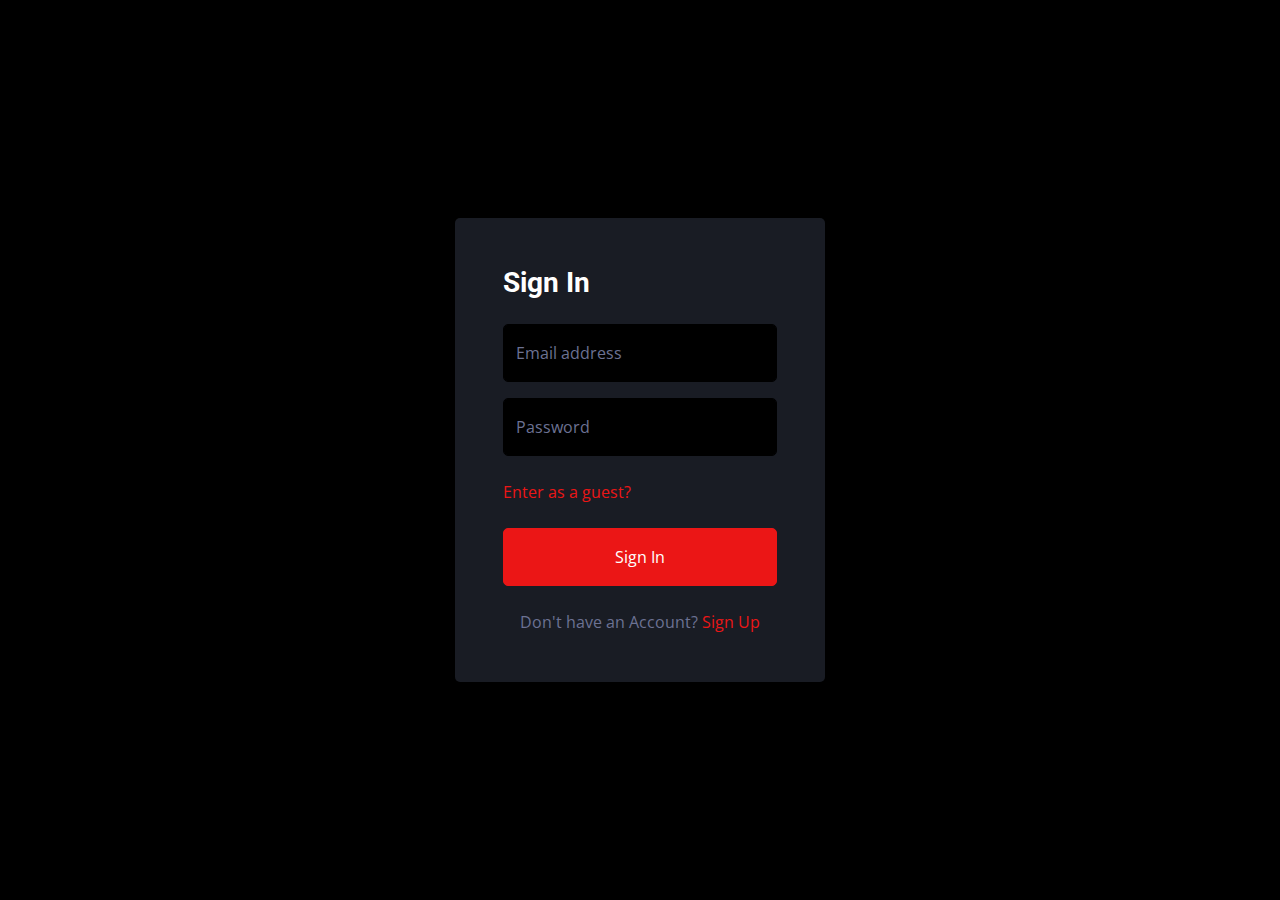
<file: Frontend/darkpan-1.0.0/signin.html>
<!DOCTYPE html>
<html lang="en">

<head>
    <meta charset="utf-8">
    <title>DarkPan - Bootstrap 5 Admin Template</title>
    <meta content="width=device-width, initial-scale=1.0" name="viewport">
    <meta content="" name="keywords">
    <meta content="" name="description">

    <!-- Favicon -->
    <link href="img/favicon.ico" rel="icon">

    <!-- Google Web Fonts -->
    <link rel="preconnect" href="https://fonts.googleapis.com">
    <link rel="preconnect" href="https://fonts.gstatic.com" crossorigin>
    <link href="https://fonts.googleapis.com/css2?family=Open+Sans:wght@400;600&family=Roboto:wght@500;700&display=swap" rel="stylesheet"> 
    
    <!-- Icon Font Stylesheet -->
    <link href="https://cdnjs.cloudflare.com/ajax/libs/font-awesome/5.10.0/css/all.min.css" rel="stylesheet">
    <link href="https://cdn.jsdelivr.net/npm/bootstrap-icons@1.4.1/font/bootstrap-icons.css" rel="stylesheet">

    <!-- Libraries Stylesheet -->
    <link href="lib/owlcarousel/assets/owl.carousel.min.css" rel="stylesheet">
    <link href="lib/tempusdominus/css/tempusdominus-bootstrap-4.min.css" rel="stylesheet" />

    <!-- Customized Bootstrap Stylesheet -->
    <link href="css/bootstrap.min.css" rel="stylesheet">

    <!-- Template Stylesheet -->
    <link href="css/style.css" rel="stylesheet">
</head>

<body>
    <div class="container-fluid position-relative d-flex p-0">
        <!-- Spinner Start -->
        <div id="spinner" class="show bg-dark position-fixed translate-middle w-100 vh-100 top-50 start-50 d-flex align-items-center justify-content-center">
            <div class="spinner-border text-primary" style="width: 3rem; height: 3rem;" role="status">
                <span class="sr-only">Loading...</span>
            </div>
        </div>
        <!-- Spinner End -->


        <!-- Sign In Start -->
        <div class="container-fluid">
            <div class="row h-100 align-items-center justify-content-center" style="min-height: 100vh;">
                <div class="col-12 col-sm-8 col-md-6 col-lg-5 col-xl-4">
                    <div class="bg-secondary rounded p-4 p-sm-5 my-4 mx-3">
                        <div class="d-flex align-items-center justify-content-between mb-3">
                            <!-- 
                            <a href="Admin.html" class="">
                                <h3 class="text-primary"><i class="fa fa-user-edit me-2"></i>DarkPan</h3>
                            </a>
                            -->
                            <h3>Sign In</h3>
                        </div>
                        <div class="form-floating mb-3">
                            <input type="email" class="form-control" id="floatingInput" placeholder="name@example.com">
                            <label for="floatingInput">Email address</label>
                        </div>
                        <div class="form-floating mb-4">
                            <input type="password" class="form-control" id="floatingPassword" placeholder="Password">
                            <label for="floatingPassword">Password</label>
                        </div>
                        <div class="d-flex align-items-center justify-content-between mb-4">
                            <!-- 
                            <div class="form-check">
                                <input type="checkbox" class="form-check-input" id="exampleCheck1">
                                <label class="form-check-label" for="exampleCheck1">Check me out</label>
                            </div>
                            -->
                             <a href="Guest.html">Enter as a guest?</a> 
                        </div>
                        <a href="Admin.html" class="btn btn-primary py-3 w-100 mb-4">Sign In</a>
                        <p class="text-center mb-0">Don't have an Account? <a href="signup.html">Sign Up</a></p>
                    </div>
                </div>
            </div>
        </div>
        <!-- Sign In End -->
    </div>

    <!-- JavaScript Libraries -->
    <script src="https://code.jquery.com/jquery-3.4.1.min.js"></script>
    <script src="https://cdn.jsdelivr.net/npm/bootstrap@5.0.0/dist/js/bootstrap.bundle.min.js"></script>
    <script src="lib/chart/chart.min.js"></script>
    <script src="lib/easing/easing.min.js"></script>
    <script src="lib/waypoints/waypoints.min.js"></script>
    <script src="lib/owlcarousel/owl.carousel.min.js"></script>
    <script src="lib/tempusdominus/js/moment.min.js"></script>
    <script src="lib/tempusdominus/js/moment-timezone.min.js"></script>
    <script src="lib/tempusdominus/js/tempusdominus-bootstrap-4.min.js"></script>

    <!-- Template Javascript -->
    <script src="js/main.js"></script>
</body>

</html>
</file>
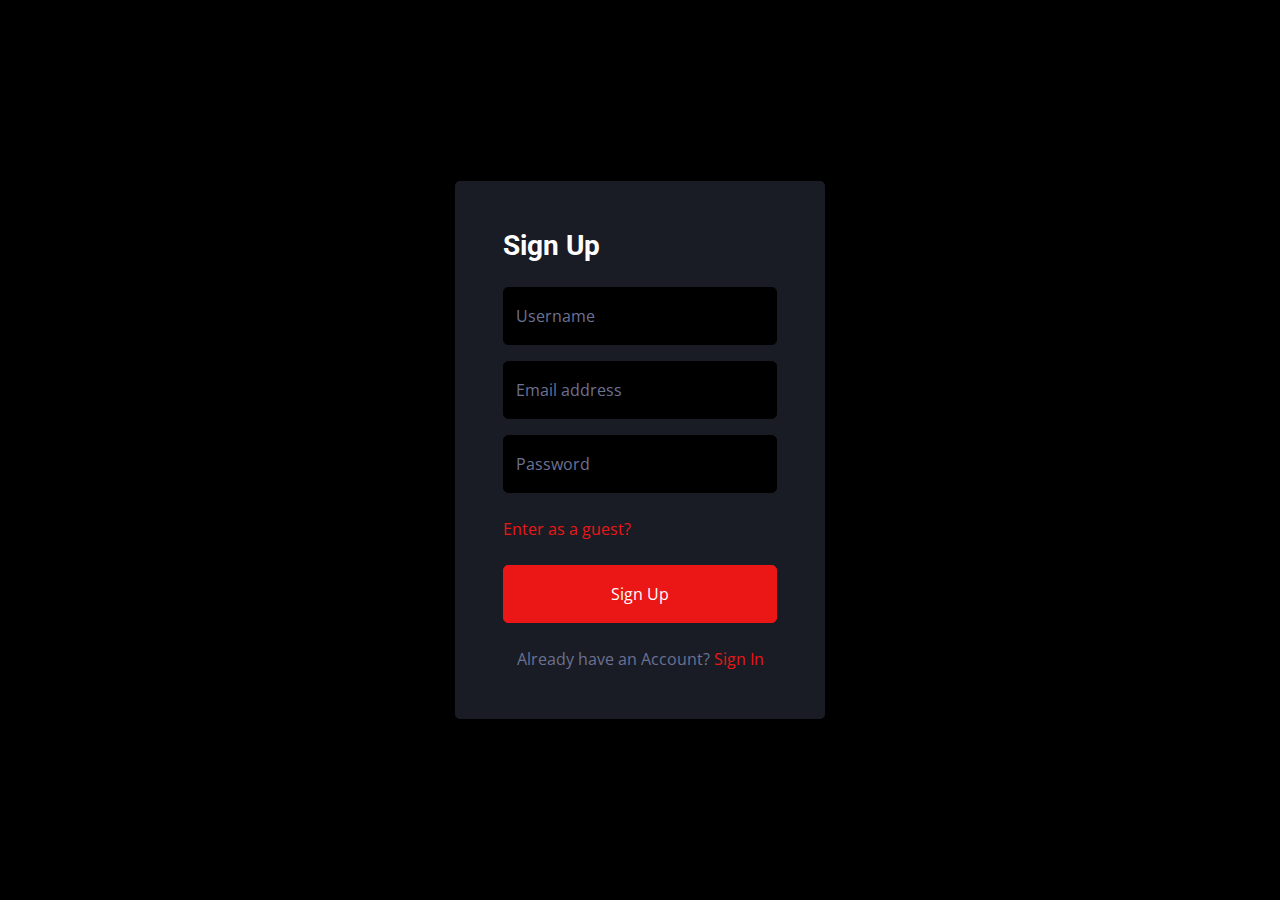
<file: Frontend/darkpan-1.0.0/signup.html>
<!DOCTYPE html>
<html lang="en">

<head>
    <meta charset="utf-8">
    <title>DarkPan - Bootstrap 5 Admin Template</title>
    <meta content="width=device-width, initial-scale=1.0" name="viewport">
    <meta content="" name="keywords">
    <meta content="" name="description">

    <!-- Favicon -->
    <link href="img/favicon.ico" rel="icon">

    <!-- Google Web Fonts -->
    <link rel="preconnect" href="https://fonts.googleapis.com">
    <link rel="preconnect" href="https://fonts.gstatic.com" crossorigin>
    <link href="https://fonts.googleapis.com/css2?family=Open+Sans:wght@400;600&family=Roboto:wght@500;700&display=swap" rel="stylesheet"> 
    
    <!-- Icon Font Stylesheet -->
    <link href="https://cdnjs.cloudflare.com/ajax/libs/font-awesome/5.10.0/css/all.min.css" rel="stylesheet">
    <link href="https://cdn.jsdelivr.net/npm/bootstrap-icons@1.4.1/font/bootstrap-icons.css" rel="stylesheet">

    <!-- Libraries Stylesheet -->
    <link href="lib/owlcarousel/assets/owl.carousel.min.css" rel="stylesheet">
    <link href="lib/tempusdominus/css/tempusdominus-bootstrap-4.min.css" rel="stylesheet" />

    <!-- Customized Bootstrap Stylesheet -->
    <link href="css/bootstrap.min.css" rel="stylesheet">

    <!-- Template Stylesheet -->
    <link href="css/style.css" rel="stylesheet">
</head>

<body>
    <div class="container-fluid position-relative d-flex p-0">
        <!-- Spinner Start -->
        <div id="spinner" class="show bg-dark position-fixed translate-middle w-100 vh-100 top-50 start-50 d-flex align-items-center justify-content-center">
            <div class="spinner-border text-primary" style="width: 3rem; height: 3rem;" role="status">
                <span class="sr-only">Loading...</span>
            </div>
        </div>
        <!-- Spinner End -->


        <!-- Sign Up Start -->
        <div class="container-fluid">
            <div class="row h-100 align-items-center justify-content-center" style="min-height: 100vh;">
                <div class="col-12 col-sm-8 col-md-6 col-lg-5 col-xl-4">
                    <div class="bg-secondary rounded p-4 p-sm-5 my-4 mx-3">
                        <div class="d-flex align-items-center justify-content-between mb-3">
                            <!-- 
                            <a href="Admin.html" class="">
                                <h3 class="text-primary"><i class="fa fa-user-edit me-2"></i>DarkPan</h3>
                            </a>
                            -->
                            <h3>Sign Up</h3>
                        </div>
                        <div class="form-floating mb-3">
                            <input type="text" class="form-control" id="floatingText" placeholder="jhondoe">
                            <label for="floatingText">Username</label>
                        </div>
                        <div class="form-floating mb-3">
                            <input type="email" class="form-control" id="floatingInput" placeholder="name@example.com">
                            <label for="floatingInput">Email address</label>
                        </div>
                        <div class="form-floating mb-4">
                            <input type="password" class="form-control" id="floatingPassword" placeholder="Password">
                            <label for="floatingPassword">Password</label>
                        </div>
                        <div class="d-flex align-items-center justify-content-between mb-4">
                            <!--
                            <div class="form-check">
                                <input type="checkbox" class="form-check-input" id="exampleCheck1">
                                <label class="form-check-label" for="exampleCheck1">Check me out</label>
                            </div>
                            -->
                            <a href="Guest.html">Enter as a guest?</a>
                        </div>
                        <a href = "Admin.html" class="btn btn-primary py-3 w-100 mb-4">Sign Up</a>
                        <!-- 
                        <button type="submit" class="btn btn-primary py-3 w-100 mb-4">Sign Up</button>
                        -->
                        <p class="text-center mb-0">Already have an Account? <a href="signin.html">Sign In</a></p>
                    </div>
                </div>
            </div>
        </div>
        <!-- Sign Up End -->
    </div>

    <!-- JavaScript Libraries -->
    <script src="https://code.jquery.com/jquery-3.4.1.min.js"></script>
    <script src="https://cdn.jsdelivr.net/npm/bootstrap@5.0.0/dist/js/bootstrap.bundle.min.js"></script>
    <script src="lib/chart/chart.min.js"></script>
    <script src="lib/easing/easing.min.js"></script>
    <script src="lib/waypoints/waypoints.min.js"></script>
    <script src="lib/owlcarousel/owl.carousel.min.js"></script>
    <script src="lib/tempusdominus/js/moment.min.js"></script>
    <script src="lib/tempusdominus/js/moment-timezone.min.js"></script>
    <script src="lib/tempusdominus/js/tempusdominus-bootstrap-4.min.js"></script>

    <!-- Template Javascript -->
    <script src="js/main.js"></script>
</body>

</html>
</file>
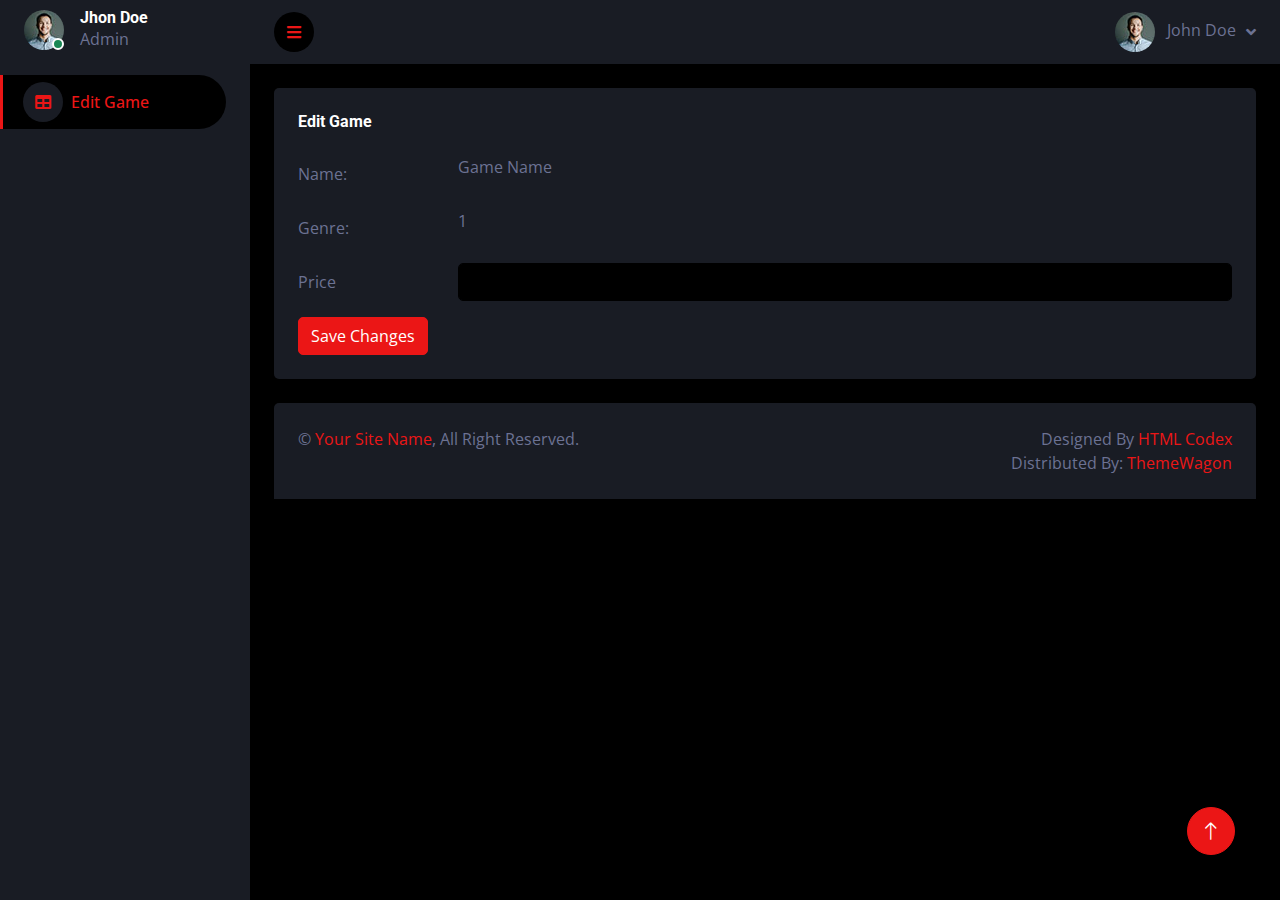
<file: Frontend/darkpan-1.0.0/table.html>
<!DOCTYPE html>
<html lang="en">

<head>
    <meta charset="utf-8">
    <title>DarkPan - Bootstrap 5 Admin Template</title>
    <meta content="width=device-width, initial-scale=1.0" name="viewport">
    <meta content="" name="keywords">
    <meta content="" name="description">

    <!-- Favicon -->
    <link href="img/favicon.ico" rel="icon">

    <!-- Google Web Fonts -->
    <link rel="preconnect" href="https://fonts.googleapis.com">
    <link rel="preconnect" href="https://fonts.gstatic.com" crossorigin>
    <link href="https://fonts.googleapis.com/css2?family=Open+Sans:wght@400;600&family=Roboto:wght@500;700&display=swap" rel="stylesheet"> 
    
    <!-- Icon Font Stylesheet -->
    <link href="https://cdnjs.cloudflare.com/ajax/libs/font-awesome/5.10.0/css/all.min.css" rel="stylesheet">
    <link href="https://cdn.jsdelivr.net/npm/bootstrap-icons@1.4.1/font/bootstrap-icons.css" rel="stylesheet">

    <!-- Libraries Stylesheet -->
    <link href="lib/owlcarousel/assets/owl.carousel.min.css" rel="stylesheet">
    <link href="lib/tempusdominus/css/tempusdominus-bootstrap-4.min.css" rel="stylesheet" />

    <!-- Customized Bootstrap Stylesheet -->
    <link href="css/bootstrap.min.css" rel="stylesheet">

    <!-- Template Stylesheet -->
    <link href="css/style.css" rel="stylesheet">
</head>

<body>
    <div class="container-fluid position-relative d-flex p-0">
        <!-- Spinner Start -->
        <div id="spinner" class="show bg-dark position-fixed translate-middle w-100 vh-100 top-50 start-50 d-flex align-items-center justify-content-center">
            <div class="spinner-border text-primary" style="width: 3rem; height: 3rem;" role="status">
                <span class="sr-only">Loading...</span>
            </div>
        </div>
        <!-- Spinner End -->


        <!-- Sidebar Start -->
        <div class="sidebar pe-4 pb-3">
            <nav class="navbar bg-secondary navbar-dark">
                <!-- 
                <a href="Admin.html" class="navbar-brand mx-4 mb-3">
                    <h3 class="text-primary"><i class="fa fa-user-edit me-2"></i>DarkPan</h3>
                </a>
                -->
                <div class="d-flex align-items-center ms-4 mb-4">
                    <div class="position-relative">
                        <img class="rounded-circle" src="img/user.jpg" alt="" style="width: 40px; height: 40px;">
                        <div class="bg-success rounded-circle border border-2 border-white position-absolute end-0 bottom-0 p-1"></div>
                    </div>
                    <div class="ms-3">
                        <h6 class="mb-0">Jhon Doe</h6>
                        <span>Admin</span>
                    </div>
                </div>
                <div class="navbar-nav w-100">
                    <!-- 
                    <a href = Admin.html" class="nav-item nav-link"><i class="fa fa-tachometer-alt me-2"></i>Dashboard</a>
                    
                    <div class="nav-item dropdown">
                        <a href="#" class="nav-link dropdown-toggle" data-bs-toggle="dropdown"><i class="fa fa-laptop me-2"></i>Elements</a>
                        <div class="dropdown-menu bg-transparent border-0">
                            <a href="button.html" class="dropdown-item">Buttons</a>
                            <a href="typography.html" class="dropdown-item">Typography</a>
                            <a href="element.html" class="dropdown-item">Other Elements</a>
                        </div>
                    </div>
                    
                    <a href="widget.html" class="nav-item nav-link"><i class="fa fa-th me-2"></i>Widgets</a>
                    
                    <a href="form.html" class="nav-item nav-link"><i class="fa fa-keyboard me-2"></i>Create New Game</a>
                    -->
                    <a href="table.html" class="nav-item nav-link active"><i class="fa fa-table me-2"></i>Edit Game</a>
                    <!-- 
                    <a href="chart.html" class="nav-item nav-link"><i class="fa fa-chart-bar me-2"></i>Charts</a>
                    <div class="nav-item dropdown">
                        <a href="#" class="nav-link dropdown-toggle" data-bs-toggle="dropdown"><i class="far fa-file-alt me-2"></i>Pages</a>
                        <div class="dropdown-menu bg-transparent border-0">
                            <a href="signin.html" class="dropdown-item">Sign In</a>
                            <a href="signup.html" class="dropdown-item">Sign Up</a>
                            <a href="404.html" class="dropdown-item">404 Error</a>
                            <a href="blank.html" class="dropdown-item">Blank Page</a>
                        </div>
                    </div>
                    -->
                </div>
            </nav>
        </div>
        <!-- Sidebar End -->


        <!-- Content Start -->
        <div class="content">
            <!-- Navbar Start -->
            <nav class="navbar navbar-expand bg-secondary navbar-dark sticky-top px-4 py-0">
                <a href="Admin.html" class="navbar-brand d-flex d-lg-none me-4">
                    <h2 class="text-primary mb-0"><i class="fa fa-user-edit"></i></h2>
                </a>
                <a href="#" class="sidebar-toggler flex-shrink-0">
                    <i class="fa fa-bars"></i>
                </a>
                <div class="navbar-nav align-items-center ms-auto">
                    <!--
                    <div class="nav-item dropdown">
                        <a href="#" class="nav-link dropdown-toggle" data-bs-toggle="dropdown">
                            <i class="fa fa-envelope me-lg-2"></i>
                            <span class="d-none d-lg-inline-flex">Message</span>
                        </a>
                        <div class="dropdown-menu dropdown-menu-end bg-secondary border-0 rounded-0 rounded-bottom m-0">
                            <a href="#" class="dropdown-item">
                                <div class="d-flex align-items-center">
                                    <img class="rounded-circle" src="img/user.jpg" alt="" style="width: 40px; height: 40px;">
                                    <div class="ms-2">
                                        <h6 class="fw-normal mb-0">Jhon send you a message</h6>
                                        <small>15 minutes ago</small>
                                    </div>
                                </div>
                            </a>
                            <hr class="dropdown-divider">
                            <a href="#" class="dropdown-item">
                                <div class="d-flex align-items-center">
                                    <img class="rounded-circle" src="img/user.jpg" alt="" style="width: 40px; height: 40px;">
                                    <div class="ms-2">
                                        <h6 class="fw-normal mb-0">Jhon send you a message</h6>
                                        <small>15 minutes ago</small>
                                    </div>
                                </div>
                            </a>
                            <hr class="dropdown-divider">
                            <a href="#" class="dropdown-item">
                                <div class="d-flex align-items-center">
                                    <img class="rounded-circle" src="img/user.jpg" alt="" style="width: 40px; height: 40px;">
                                    <div class="ms-2">
                                        <h6 class="fw-normal mb-0">Jhon send you a message</h6>
                                        <small>15 minutes ago</small>
                                    </div>
                                </div>
                            </a>
                            <hr class="dropdown-divider">
                            <a href="#" class="dropdown-item text-center">See all message</a>
                        </div>
                    </div>
                    <div class="nav-item dropdown">
                        <a href="#" class="nav-link dropdown-toggle" data-bs-toggle="dropdown">
                            <i class="fa fa-bell me-lg-2"></i>
                            <span class="d-none d-lg-inline-flex">Notificatin</span>
                        </a>
                        <div class="dropdown-menu dropdown-menu-end bg-secondary border-0 rounded-0 rounded-bottom m-0">
                            <a href="#" class="dropdown-item">
                                <h6 class="fw-normal mb-0">Profile updated</h6>
                                <small>15 minutes ago</small>
                            </a>
                            <hr class="dropdown-divider">
                            <a href="#" class="dropdown-item">
                                <h6 class="fw-normal mb-0">New user added</h6>
                                <small>15 minutes ago</small>
                            </a>
                            <hr class="dropdown-divider">
                            <a href="#" class="dropdown-item">
                                <h6 class="fw-normal mb-0">Password changed</h6>
                                <small>15 minutes ago</small>
                            </a>
                            <hr class="dropdown-divider">
                            <a href="#" class="dropdown-item text-center">See all notifications</a>
                        </div>
                    </div>
                    -->
                    <div class="nav-item dropdown">
                        <a href="#" class="nav-link dropdown-toggle" data-bs-toggle="dropdown">
                            <img class="rounded-circle me-lg-2" src="img/user.jpg" alt="" style="width: 40px; height: 40px;">
                            <span class="d-none d-lg-inline-flex">John Doe</span>
                        </a>
                        <div class="dropdown-menu dropdown-menu-end bg-secondary border-0 rounded-0 rounded-bottom m-0">
                            <!-- 
                            <a href="#" class="dropdown-item">My Profile</a>
                            <a href="#" class="dropdown-item">Settings</a>
                            -->
                            <a href="signin.html" class="dropdown-item">Log Out</a>
                        </div>
                    </div>
                </div>
            </nav>
            
            <!-- Navbar End -->


            <!-- Table Start -->
            <div class="container-fluid pt-4 px-4">
                <div class="row g-4">
                    <div class="col-12">
                        <div class="bg-secondary rounded h-100 p-4">
                            <h6 class="mb-4">Edit Game</h6>
                            <form>
                                <div class="row mb-3">
                                    <label class="col-sm-2 col-form-label">Name:</label>
                                    <div class="col-sm-10">
                                        <span>Game Name</span>
                                    </div>
                                </div>
                                <div class="row mb-3">
                                    <label class="col-sm-2 col-form-label">Genre:</label>
                                    <div class="col-sm-10">
                                        <span>1</span>
                                    </div>
                                </div>
                                <div class="row mb-3">
                                    <label for="inputPrice" class="col-sm-2 col-form-label">Price</label>
                                    <div class="col-sm-10">
                                        <input type="number" class="form-control" id="inputPrice" min="0" step="0.01">
                                    </div>
                                </div>
                            </form>
                            <a href = "Admin.html" class="btn btn-primary">Save Changes</a>
                            <!--
                            <button type="submit" class="btn btn-primary">Save Changes</button>
                            -->
                            </div>
                        </form>   
                    </div>
                </div>
            </div>
            
                        <!--
                            <h6 class="mb-4">Basic Table</h6>
                            <table class="table">
                                <thead>
                                    <tr>
                                        <th scope="col">#</th>
                                        <th scope="col">First Name</th>
                                        <th scope="col">Last Name</th>
                                        <th scope="col">Email</th>
                                    </tr>
                                </thead>
                                <tbody>
                                    <tr>
                                        <th scope="row">1</th>
                                        <td>John</td>
                                        <td>Doe</td>
                                        <td>jhon@email.com</td>
                                    </tr>
                                    <tr>
                                        <th scope="row">2</th>
                                        <td>Mark</td>
                                        <td>Otto</td>
                                        <td>mark@email.com</td>
                                    </tr>
                                    <tr>
                                        <th scope="row">3</th>
                                        <td>Jacob</td>
                                        <td>Thornton</td>
                                        <td>jacob@email.com</td>
                                    </tr>
                                </tbody>
                            </table>
                        </div>
                    </div>
                    <div class="col-sm-12 col-xl-6">
                        <div class="bg-secondary rounded h-100 p-4">
                            <h6 class="mb-4">Accented Table</h6>
                            <table class="table table-striped">
                                <thead>
                                    <tr>
                                        <th scope="col">#</th>
                                        <th scope="col">First Name</th>
                                        <th scope="col">Last Name</th>
                                        <th scope="col">Email</th>
                                    </tr>
                                </thead>
                                <tbody>
                                    <tr>
                                        <th scope="row">1</th>
                                        <td>John</td>
                                        <td>Doe</td>
                                        <td>jhon@email.com</td>
                                    </tr>
                                    <tr>
                                        <th scope="row">2</th>
                                        <td>Mark</td>
                                        <td>Otto</td>
                                        <td>mark@email.com</td>
                                    </tr>
                                    <tr>
                                        <th scope="row">3</th>
                                        <td>Jacob</td>
                                        <td>Thornton</td>
                                        <td>jacob@email.com</td>
                                    </tr>
                                </tbody>
                            </table>
                        </div>
                    </div>
                
                    <div class="col-sm-12 col-xl-6">
                        <div class="bg-secondary rounded h-100 p-4">
                            <h6 class="mb-4">Hoverable Table</h6>
                            <table class="table table-hover">
                                <thead>
                                    <tr>
                                        <th scope="col">#</th>
                                        <th scope="col">First Name</th>
                                        <th scope="col">Last Name</th>
                                        <th scope="col">Email</th>
                                    </tr>
                                </thead>
                                <tbody>
                                    <tr>
                                        <th scope="row">1</th>
                                        <td>John</td>
                                        <td>Doe</td>
                                        <td>jhon@email.com</td>
                                    </tr>
                                    <tr>
                                        <th scope="row">2</th>
                                        <td>Mark</td>
                                        <td>Otto</td>
                                        <td>mark@email.com</td>
                                    </tr>
                                    <tr>
                                        <th scope="row">3</th>
                                        <td>Jacob</td>
                                        <td>Thornton</td>
                                        <td>jacob@email.com</td>
                                    </tr>
                                </tbody>
                            </table>
                        </div>
                    </div>
                    <div class="col-sm-12 col-xl-6">
                        <div class="bg-secondary rounded h-100 p-4">
                            <h6 class="mb-4">Color Table</h6>
                            <table class="table table-dark">
                                <thead>
                                    <tr>
                                        <th scope="col">#</th>
                                        <th scope="col">First Name</th>
                                        <th scope="col">Last Name</th>
                                        <th scope="col">Email</th>
                                    </tr>
                                </thead>
                                <tbody>
                                    <tr>
                                        <th scope="row">1</th>
                                        <td>John</td>
                                        <td>Doe</td>
                                        <td>jhon@email.com</td>
                                    </tr>
                                    <tr>
                                        <th scope="row">2</th>
                                        <td>Mark</td>
                                        <td>Otto</td>
                                        <td>mark@email.com</td>
                                    </tr>
                                    <tr>
                                        <th scope="row">3</th>
                                        <td>Jacob</td>
                                        <td>Thornton</td>
                                        <td>jacob@email.com</td>
                                    </tr>
                                </tbody>
                            </table>
                        </div>
                    </div>
                    <div class="col-sm-12 col-xl-6">
                        <div class="bg-secondary rounded h-100 p-4">
                            <h6 class="mb-4">Bordered Table</h6>
                            <table class="table table-bordered">
                                <thead>
                                    <tr>
                                        <th scope="col">#</th>
                                        <th scope="col">First Name</th>
                                        <th scope="col">Last Name</th>
                                        <th scope="col">Email</th>
                                    </tr>
                                </thead>
                                <tbody>
                                    <tr>
                                        <th scope="row">1</th>
                                        <td>John</td>
                                        <td>Doe</td>
                                        <td>jhon@email.com</td>
                                    </tr>
                                    <tr>
                                        <th scope="row">2</th>
                                        <td>Mark</td>
                                        <td>Otto</td>
                                        <td>mark@email.com</td>
                                    </tr>
                                    <tr>
                                        <th scope="row">3</th>
                                        <td>Jacob</td>
                                        <td>Thornton</td>
                                        <td>jacob@email.com</td>
                                    </tr>
                                </tbody>
                            </table>
                        </div>
                    </div>
                    <div class="col-sm-12 col-xl-6">
                        <div class="bg-secondary rounded h-100 p-4">
                            <h6 class="mb-4">Table Without Border</h6>
                            <table class="table table-borderless">
                                <thead>
                                    <tr>
                                        <th scope="col">#</th>
                                        <th scope="col">First Name</th>
                                        <th scope="col">Last Name</th>
                                        <th scope="col">Email</th>
                                    </tr>
                                </thead>
                                <tbody>
                                    <tr>
                                        <th scope="row">1</th>
                                        <td>John</td>
                                        <td>Doe</td>
                                        <td>jhon@email.com</td>
                                    </tr>
                                    <tr>
                                        <th scope="row">2</th>
                                        <td>Mark</td>
                                        <td>Otto</td>
                                        <td>mark@email.com</td>
                                    </tr>
                                    <tr>
                                        <th scope="row">3</th>
                                        <td>Jacob</td>
                                        <td>Thornton</td>
                                        <td>jacob@email.com</td>
                                    </tr>
                                </tbody>
                            </table>
                        </div>
                    </div>
                    <div class="col-12">
                        <div class="bg-secondary rounded h-100 p-4">
                            <h6 class="mb-4">Responsive Table</h6>
                            <div class="table-responsive">
                                <table class="table">
                                    <thead>
                                        <tr>
                                            <th scope="col">#</th>
                                            <th scope="col">First Name</th>
                                            <th scope="col">Last Name</th>
                                            <th scope="col">Email</th>
                                            <th scope="col">Country</th>
                                            <th scope="col">ZIP</th>
                                            <th scope="col">Status</th>
                                        </tr>
                                    </thead>
                                    <tbody>
                                        <tr>
                                            <th scope="row">1</th>
                                            <td>John</td>
                                            <td>Doe</td>
                                            <td>jhon@email.com</td>
                                            <td>USA</td>
                                            <td>123</td>
                                            <td>Member</td>
                                        </tr>
                                        <tr>
                                            <th scope="row">2</th>
                                            <td>Mark</td>
                                            <td>Otto</td>
                                            <td>mark@email.com</td>
                                            <td>UK</td>
                                            <td>456</td>
                                            <td>Member</td>
                                        </tr>
                                        <tr>
                                            <th scope="row">3</th>
                                            <td>Jacob</td>
                                            <td>Thornton</td>
                                            <td>jacob@email.com</td>
                                            <td>AU</td>
                                            <td>789</td>
                                            <td>Member</td>
                                        </tr>
                                    </tbody>
                                </table>
                            </div>
                        </div>
                    </div>
                </div>
            </div>
            Table End -->


        <!-- Footer Start -->
            <div class="container-fluid pt-4 px-4">
                <div class="bg-secondary rounded-top p-4">
                    <div class="row">
                        <div class="col-12 col-sm-6 text-center text-sm-start">
                            &copy; <a href="#">Your Site Name</a>, All Right Reserved. 
                        </div>
                        <div class="col-12 col-sm-6 text-center text-sm-end">
                            Designed By <a href="https://htmlcodex.com">HTML Codex</a>
                            <br>Distributed By: <a href="https://themewagon.com" target="_blank">ThemeWagon</a>
                        </div>
                    </div>
                </div>
</div>
<!-- Footer End -->

        </div>
        <!-- Content End -->


        <!-- Back to Top -->
        <a href="#" class="btn btn-lg btn-primary btn-lg-square back-to-top"><i class="bi bi-arrow-up"></i></a>
    </div>

    <!-- JavaScript Libraries -->
    <script src="https://code.jquery.com/jquery-3.4.1.min.js"></script>
    <script src="https://cdn.jsdelivr.net/npm/bootstrap@5.0.0/dist/js/bootstrap.bundle.min.js"></script>
    <script src="lib/chart/chart.min.js"></script>
    <script src="lib/easing/easing.min.js"></script>
    <script src="lib/waypoints/waypoints.min.js"></script>
    <script src="lib/owlcarousel/owl.carousel.min.js"></script>
    <script src="lib/tempusdominus/js/moment.min.js"></script>
    <script src="lib/tempusdominus/js/moment-timezone.min.js"></script>
    <script src="lib/tempusdominus/js/tempusdominus-bootstrap-4.min.js"></script>

    <!-- Template Javascript -->
    <script src="js/main.js"></script>
</body>

</html>
</file>
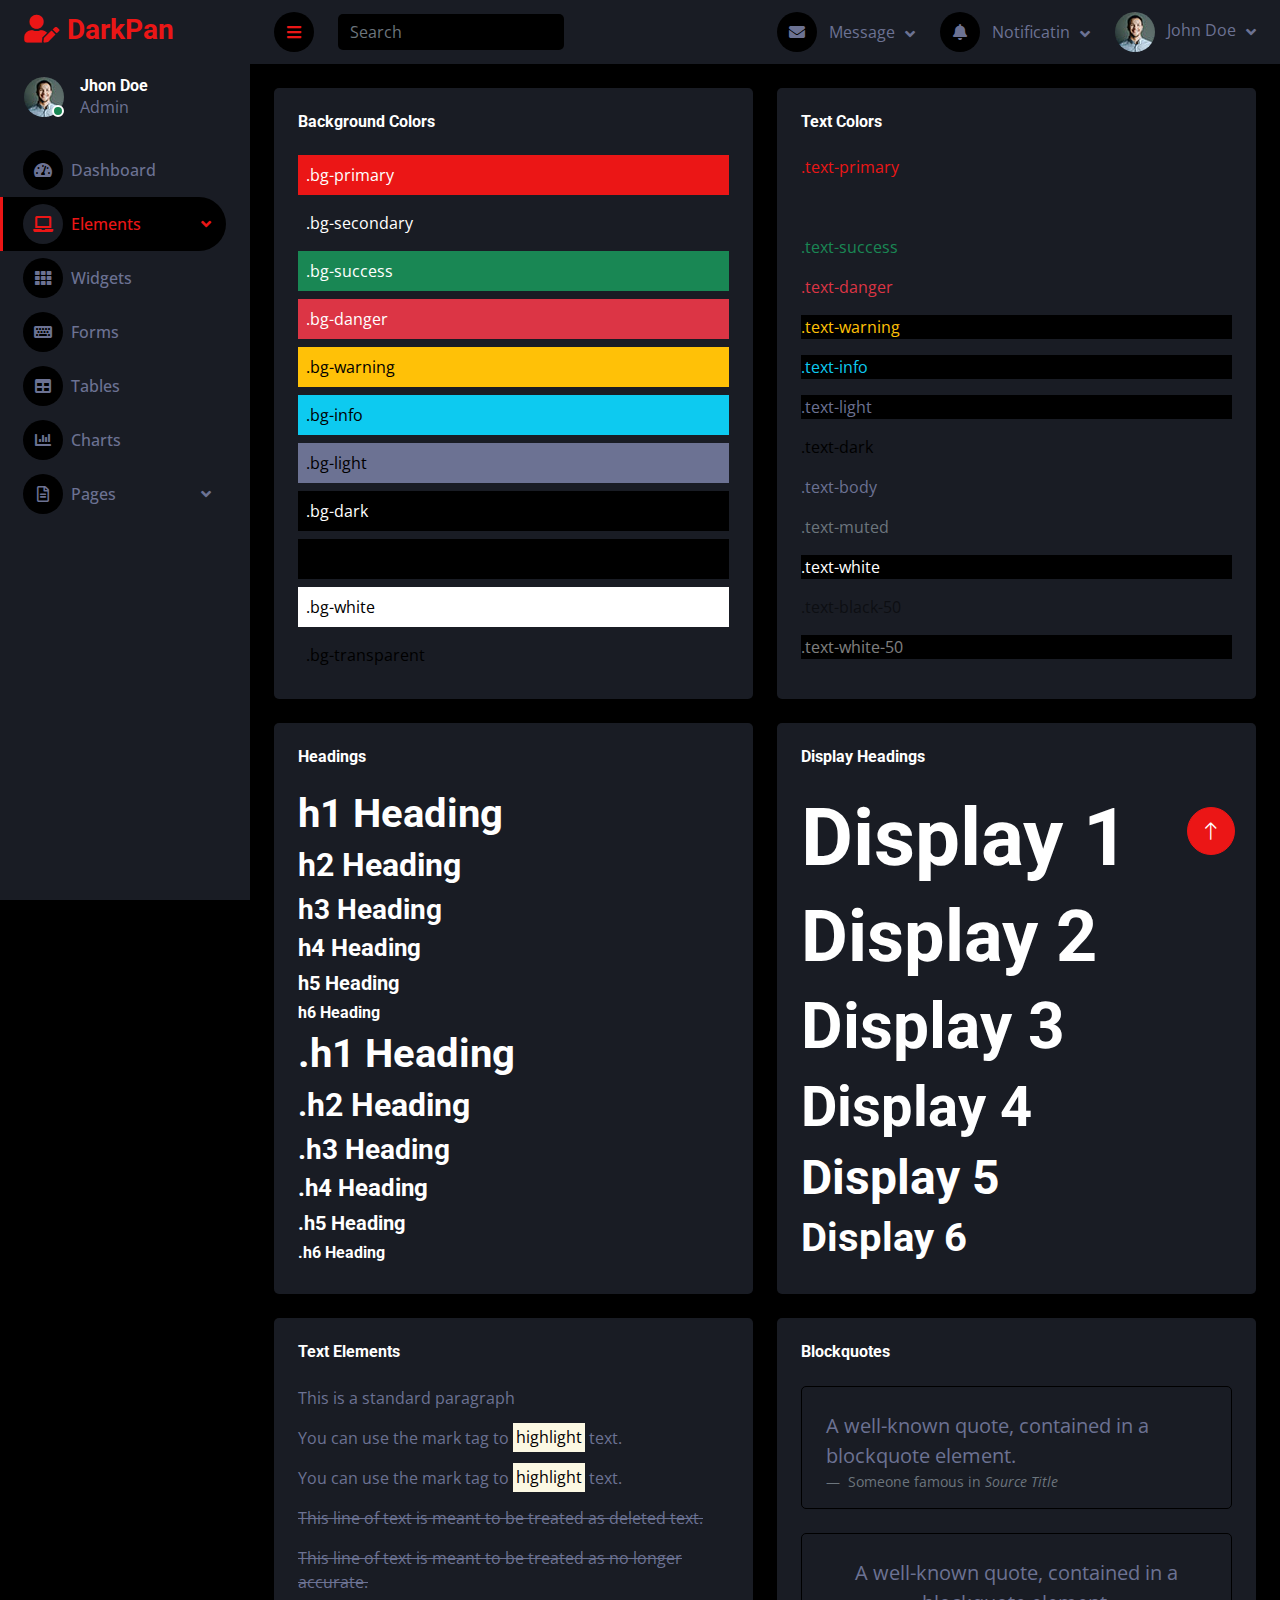
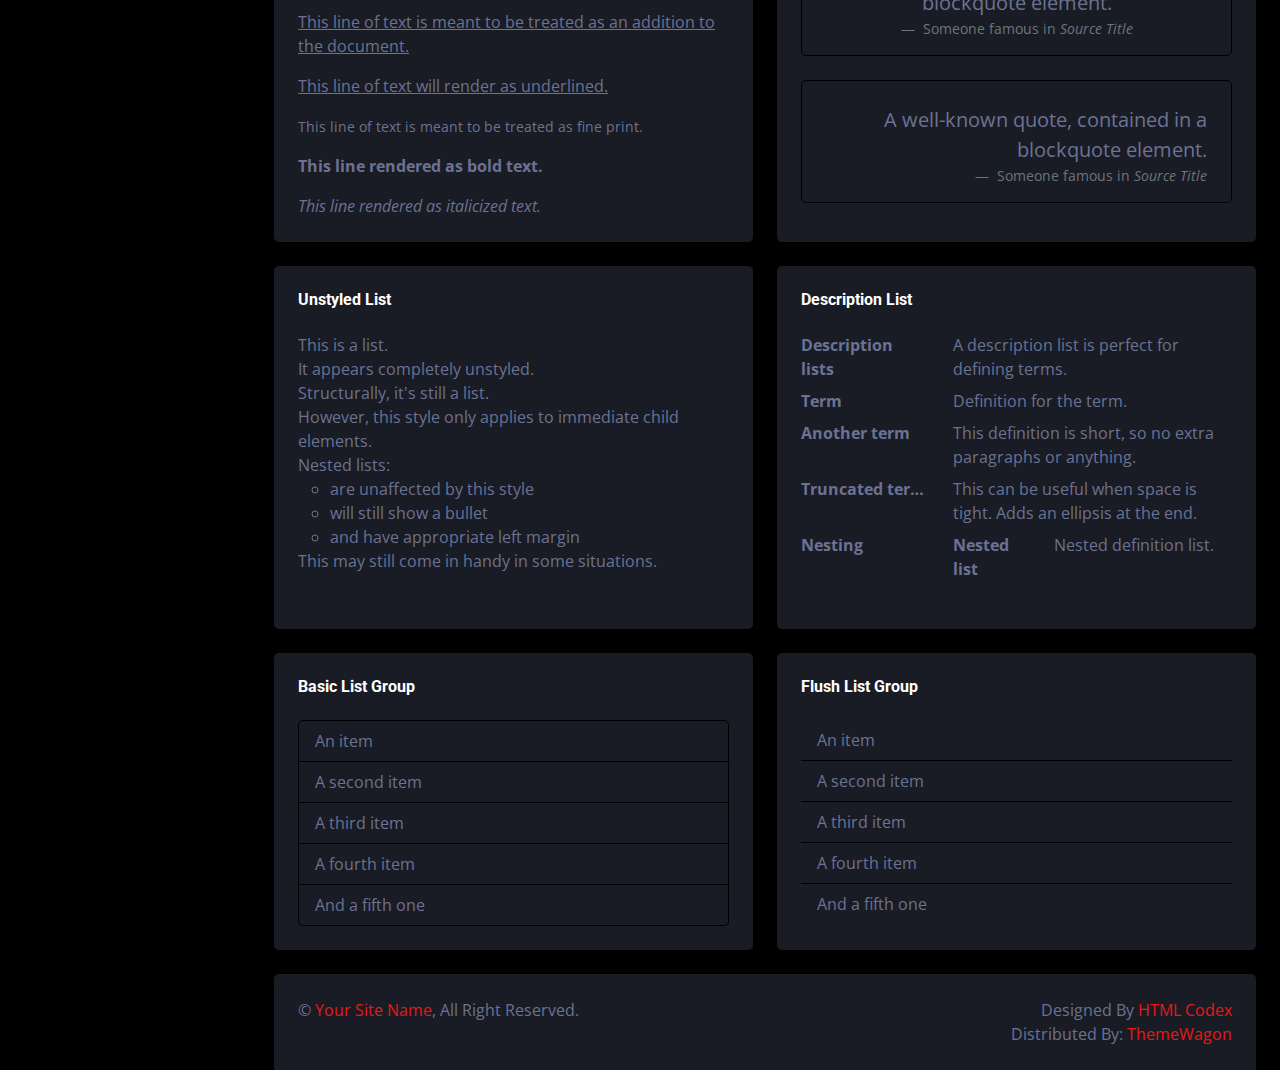
<file: Frontend/darkpan-1.0.0/typography.html>
<!DOCTYPE html>
<html lang="en">

<head>
    <meta charset="utf-8">
    <title>DarkPan - Bootstrap 5 Admin Template</title>
    <meta content="width=device-width, initial-scale=1.0" name="viewport">
    <meta content="" name="keywords">
    <meta content="" name="description">

    <!-- Favicon -->
    <link href="img/favicon.ico" rel="icon">

    <!-- Google Web Fonts -->
    <link rel="preconnect" href="https://fonts.googleapis.com">
    <link rel="preconnect" href="https://fonts.gstatic.com" crossorigin>
    <link href="https://fonts.googleapis.com/css2?family=Open+Sans:wght@400;600&family=Roboto:wght@500;700&display=swap" rel="stylesheet"> 
    
    <!-- Icon Font Stylesheet -->
    <link href="https://cdnjs.cloudflare.com/ajax/libs/font-awesome/5.10.0/css/all.min.css" rel="stylesheet">
    <link href="https://cdn.jsdelivr.net/npm/bootstrap-icons@1.4.1/font/bootstrap-icons.css" rel="stylesheet">

    <!-- Libraries Stylesheet -->
    <link href="lib/owlcarousel/assets/owl.carousel.min.css" rel="stylesheet">
    <link href="lib/tempusdominus/css/tempusdominus-bootstrap-4.min.css" rel="stylesheet" />

    <!-- Customized Bootstrap Stylesheet -->
    <link href="css/bootstrap.min.css" rel="stylesheet">

    <!-- Template Stylesheet -->
    <link href="css/style.css" rel="stylesheet">
</head>

<body>
    <div class="container-fluid position-relative d-flex p-0">
        <!-- Spinner Start -->
        <div id="spinner" class="show bg-dark position-fixed translate-middle w-100 vh-100 top-50 start-50 d-flex align-items-center justify-content-center">
            <div class="spinner-border text-primary" style="width: 3rem; height: 3rem;" role="status">
                <span class="sr-only">Loading...</span>
            </div>
        </div>
        <!-- Spinner End -->


        <!-- Sidebar Start -->
        <div class="sidebar pe-4 pb-3">
            <nav class="navbar bg-secondary navbar-dark">
                <a href="index.html" class="navbar-brand mx-4 mb-3">
                    <h3 class="text-primary"><i class="fa fa-user-edit me-2"></i>DarkPan</h3>
                </a>
                <div class="d-flex align-items-center ms-4 mb-4">
                    <div class="position-relative">
                        <img class="rounded-circle" src="img/user.jpg" alt="" style="width: 40px; height: 40px;">
                        <div class="bg-success rounded-circle border border-2 border-white position-absolute end-0 bottom-0 p-1"></div>
                    </div>
                    <div class="ms-3">
                        <h6 class="mb-0">Jhon Doe</h6>
                        <span>Admin</span>
                    </div>
                </div>
                <div class="navbar-nav w-100">
                    <a href="index.html" class="nav-item nav-link"><i class="fa fa-tachometer-alt me-2"></i>Dashboard</a>
                    <div class="nav-item dropdown">
                        <a href="#" class="nav-link dropdown-toggle active" data-bs-toggle="dropdown"><i class="fa fa-laptop me-2"></i>Elements</a>
                        <div class="dropdown-menu bg-transparent border-0">
                            <a href="button.html" class="dropdown-item">Buttons</a>
                            <a href="typography.html" class="dropdown-item active">Typography</a>
                            <a href="element.html" class="dropdown-item">Other Elements</a>
                        </div>
                    </div>
                    <a href="widget.html" class="nav-item nav-link"><i class="fa fa-th me-2"></i>Widgets</a>
                    <a href="form.html" class="nav-item nav-link"><i class="fa fa-keyboard me-2"></i>Forms</a>
                    <a href="table.html" class="nav-item nav-link"><i class="fa fa-table me-2"></i>Tables</a>
                    <a href="chart.html" class="nav-item nav-link"><i class="fa fa-chart-bar me-2"></i>Charts</a>
                    <div class="nav-item dropdown">
                        <a href="#" class="nav-link dropdown-toggle" data-bs-toggle="dropdown"><i class="far fa-file-alt me-2"></i>Pages</a>
                        <div class="dropdown-menu bg-transparent border-0">
                            <a href="signin.html" class="dropdown-item">Sign In</a>
                            <a href="signup.html" class="dropdown-item">Sign Up</a>
                            <a href="404.html" class="dropdown-item">404 Error</a>
                            <a href="blank.html" class="dropdown-item">Blank Page</a>
                        </div>
                    </div>
                </div>
            </nav>
        </div>
        <!-- Sidebar End -->


        <!-- Content Start -->
        <div class="content">
            <!-- Navbar Start -->
            <nav class="navbar navbar-expand bg-secondary navbar-dark sticky-top px-4 py-0">
                <a href="index.html" class="navbar-brand d-flex d-lg-none me-4">
                    <h2 class="text-primary mb-0"><i class="fa fa-user-edit"></i></h2>
                </a>
                <a href="#" class="sidebar-toggler flex-shrink-0">
                    <i class="fa fa-bars"></i>
                </a>
                <form class="d-none d-md-flex ms-4">
                    <input class="form-control bg-dark border-0" type="search" placeholder="Search">
                </form>
                <div class="navbar-nav align-items-center ms-auto">
                    <div class="nav-item dropdown">
                        <a href="#" class="nav-link dropdown-toggle" data-bs-toggle="dropdown">
                            <i class="fa fa-envelope me-lg-2"></i>
                            <span class="d-none d-lg-inline-flex">Message</span>
                        </a>
                        <div class="dropdown-menu dropdown-menu-end bg-secondary border-0 rounded-0 rounded-bottom m-0">
                            <a href="#" class="dropdown-item">
                                <div class="d-flex align-items-center">
                                    <img class="rounded-circle" src="img/user.jpg" alt="" style="width: 40px; height: 40px;">
                                    <div class="ms-2">
                                        <h6 class="fw-normal mb-0">Jhon send you a message</h6>
                                        <small>15 minutes ago</small>
                                    </div>
                                </div>
                            </a>
                            <hr class="dropdown-divider">
                            <a href="#" class="dropdown-item">
                                <div class="d-flex align-items-center">
                                    <img class="rounded-circle" src="img/user.jpg" alt="" style="width: 40px; height: 40px;">
                                    <div class="ms-2">
                                        <h6 class="fw-normal mb-0">Jhon send you a message</h6>
                                        <small>15 minutes ago</small>
                                    </div>
                                </div>
                            </a>
                            <hr class="dropdown-divider">
                            <a href="#" class="dropdown-item">
                                <div class="d-flex align-items-center">
                                    <img class="rounded-circle" src="img/user.jpg" alt="" style="width: 40px; height: 40px;">
                                    <div class="ms-2">
                                        <h6 class="fw-normal mb-0">Jhon send you a message</h6>
                                        <small>15 minutes ago</small>
                                    </div>
                                </div>
                            </a>
                            <hr class="dropdown-divider">
                            <a href="#" class="dropdown-item text-center">See all message</a>
                        </div>
                    </div>
                    <div class="nav-item dropdown">
                        <a href="#" class="nav-link dropdown-toggle" data-bs-toggle="dropdown">
                            <i class="fa fa-bell me-lg-2"></i>
                            <span class="d-none d-lg-inline-flex">Notificatin</span>
                        </a>
                        <div class="dropdown-menu dropdown-menu-end bg-secondary border-0 rounded-0 rounded-bottom m-0">
                            <a href="#" class="dropdown-item">
                                <h6 class="fw-normal mb-0">Profile updated</h6>
                                <small>15 minutes ago</small>
                            </a>
                            <hr class="dropdown-divider">
                            <a href="#" class="dropdown-item">
                                <h6 class="fw-normal mb-0">New user added</h6>
                                <small>15 minutes ago</small>
                            </a>
                            <hr class="dropdown-divider">
                            <a href="#" class="dropdown-item">
                                <h6 class="fw-normal mb-0">Password changed</h6>
                                <small>15 minutes ago</small>
                            </a>
                            <hr class="dropdown-divider">
                            <a href="#" class="dropdown-item text-center">See all notifications</a>
                        </div>
                    </div>
                    <div class="nav-item dropdown">
                        <a href="#" class="nav-link dropdown-toggle" data-bs-toggle="dropdown">
                            <img class="rounded-circle me-lg-2" src="img/user.jpg" alt="" style="width: 40px; height: 40px;">
                            <span class="d-none d-lg-inline-flex">John Doe</span>
                        </a>
                        <div class="dropdown-menu dropdown-menu-end bg-secondary border-0 rounded-0 rounded-bottom m-0">
                            <a href="#" class="dropdown-item">My Profile</a>
                            <a href="#" class="dropdown-item">Settings</a>
                            <a href="#" class="dropdown-item">Log Out</a>
                        </div>
                    </div>
                </div>
            </nav>
            <!-- Navbar End -->


            <!-- Typography Start -->
            <div class="container-fluid pt-4 px-4">
                <div class="row g-4">
                    <div class="col-sm-12 col-xl-6">
                        <div class="bg-secondary rounded h-100 p-4">
                            <h6 class="mb-4">Background Colors</h6>
                            <div class="p-2 mb-2 bg-primary text-white">.bg-primary</div>
                            <div class="p-2 mb-2 bg-secondary text-white">.bg-secondary</div>
                            <div class="p-2 mb-2 bg-success text-white">.bg-success</div>
                            <div class="p-2 mb-2 bg-danger text-white">.bg-danger</div>
                            <div class="p-2 mb-2 bg-warning text-dark">.bg-warning</div>
                            <div class="p-2 mb-2 bg-info text-dark">.bg-info</div>
                            <div class="p-2 mb-2 bg-light text-dark">.bg-light</div>
                            <div class="p-2 mb-2 bg-dark text-white">.bg-dark</div>
                            <div class="p-2 mb-2 bg-body text-dark">.bg-body</div>
                            <div class="p-2 mb-2 bg-white text-dark">.bg-white</div>
                            <div class="p-2 mb-0 bg-transparent text-dark">.bg-transparent</div>
                        </div>
                    </div>
                    <div class="col-sm-12 col-xl-6">
                        <div class="bg-secondary rounded h-100 p-4">
                            <h6 class="mb-4">Text Colors</h6>
                            <p class="text-primary">.text-primary</p>
                            <p class="text-secondary">.text-secondary</p>
                            <p class="text-success">.text-success</p>
                            <p class="text-danger">.text-danger</p>
                            <p class="text-warning bg-dark">.text-warning</p>
                            <p class="text-info bg-dark">.text-info</p>
                            <p class="text-light bg-dark">.text-light</p>
                            <p class="text-dark">.text-dark</p>
                            <p class="text-body">.text-body</p>
                            <p class="text-muted">.text-muted</p>
                            <p class="text-white bg-dark">.text-white</p>
                            <p class="text-black-50">.text-black-50</p>
                            <p class="text-white-50 bg-dark mb-0">.text-white-50</p>
                        </div>
                    </div>
                    <div class="col-sm-12 col-xl-6">
                        <div class="bg-secondary rounded h-100 p-4">
                            <h6 class="mb-4">Headings</h6>
                            <h1>h1 Heading</h1>
                            <h2>h2 Heading</h2>
                            <h3>h3 Heading</h3>
                            <h4>h4 Heading</h4>
                            <h5>h5 Heading</h5>
                            <h6>h6 Heading</h6>
                            <p class="h1">.h1 Heading</p>
                            <p class="h2">.h2 Heading</p>
                            <p class="h3">.h3 Heading</p>
                            <p class="h4">.h4 Heading</p>
                            <p class="h5">.h5 Heading</p>
                            <p class="h6">.h6 Heading</p>
                        </div>
                    </div>
                    <div class="col-sm-12 col-xl-6">
                        <div class="bg-secondary rounded h-100 p-4">
                            <h6 class="mb-4">Display Headings</h6>
                            <h1 class="display-1">Display 1</h1>
                            <h1 class="display-2">Display 2</h1>
                            <h1 class="display-3">Display 3</h1>
                            <h1 class="display-4">Display 4</h1>
                            <h1 class="display-5">Display 5</h1>
                            <h1 class="display-6 mb-0">Display 6</h1>
                        </div>
                    </div>
                    <div class="col-sm-12 col-xl-6">
                        <div class="bg-secondary rounded h-100 p-4">
                            <h6 class="mb-4">Text Elements</h6>
                            <p>This is a standard paragraph</p>
                            <p>You can use the mark tag to <mark>highlight</mark> text.</p>
                            <p>You can use the mark tag to <mark>highlight</mark> text.</p>
                            <p><del>This line of text is meant to be treated as deleted text.</del></p>
                            <p><s>This line of text is meant to be treated as no longer accurate.</s></p>
                            <p><ins>This line of text is meant to be treated as an addition to the document.</ins></p>
                            <p><u>This line of text will render as underlined.</u></p>
                            <p><small>This line of text is meant to be treated as fine print.</small></p>
                            <p><strong>This line rendered as bold text.</strong></p>
                            <p class="mb-0"><em>This line rendered as italicized text.</em></p>
                        </div>
                    </div>
                    <div class="col-sm-12 col-xl-6">
                        <div class="bg-secondary rounded h-100 p-4">
                            <h6 class="mb-4">Blockquotes</h6>
                            <div class="border rounded p-4 pb-0 mb-4">
                                <figure>
                                    <blockquote class="blockquote">
                                        <p>A well-known quote, contained in a blockquote element.</p>
                                    </blockquote>
                                    <figcaption class="blockquote-footer">
                                        Someone famous in <cite title="Source Title">Source Title</cite>
                                    </figcaption>
                                </figure>
                            </div>
                            <div class="border rounded p-4 pb-0 mb-4">
                                <figure class="text-center">
                                    <blockquote class="blockquote">
                                        <p>A well-known quote, contained in a blockquote element.</p>
                                    </blockquote>
                                    <figcaption class="blockquote-footer">
                                        Someone famous in <cite title="Source Title">Source Title</cite>
                                    </figcaption>
                                </figure>
                            </div>
                            <div class="border rounded p-4 pb-0 mb-0">
                                <figure class="text-end">
                                    <blockquote class="blockquote">
                                        <p>A well-known quote, contained in a blockquote element.</p>
                                    </blockquote>
                                    <figcaption class="blockquote-footer">
                                        Someone famous in <cite title="Source Title">Source Title</cite>
                                    </figcaption>
                                </figure>
                            </div>
                        </div>
                    </div>
                    <div class="col-sm-12 col-xl-6">
                        <div class="bg-secondary rounded h-100 p-4">
                            <h6 class="mb-4">Unstyled List</h6>
                            <ul class="list-unstyled mb-0">
                                <li>This is a list.</li>
                                <li>It appears completely unstyled.</li>
                                <li>Structurally, it's still a list.</li>
                                <li>However, this style only applies to immediate child elements.</li>
                                <li>Nested lists:
                                    <ul>
                                        <li>are unaffected by this style</li>
                                        <li>will still show a bullet</li>
                                        <li>and have appropriate left margin</li>
                                    </ul>
                                </li>
                                <li>This may still come in handy in some situations.</li>
                            </ul>
                        </div>
                    </div>
                    <div class="col-sm-12 col-xl-6">
                        <div class="bg-secondary rounded h-100 p-4">
                            <h6 class="mb-4">Description List</h6>
                            <dl class="row mb-0">
                                <dt class="col-sm-4">Description lists</dt>
                                <dd class="col-sm-8">A description list is perfect for defining terms.</dd>

                                <dt class="col-sm-4">Term</dt>
                                <dd class="col-sm-8">Definition for the term.</dd>

                                <dt class="col-sm-4">Another term</dt>
                                <dd class="col-sm-8">This definition is short, so no extra paragraphs or anything.</dd>

                                <dt class="col-sm-4 text-truncate">Truncated term is truncated</dt>
                                <dd class="col-sm-8">This can be useful when space is tight. Adds an ellipsis at the
                                    end.</dd>

                                <dt class="col-sm-4">Nesting</dt>
                                <dd class="col-sm-8">
                                    <dl class="row">
                                        <dt class="col-sm-4">Nested list</dt>
                                        <dd class="col-sm-8">Nested definition list.</dd>
                                    </dl>
                                </dd>
                            </dl>
                        </div>
                    </div>
                    <div class="col-sm-12 col-xl-6">
                        <div class="bg-secondary rounded h-100 p-4">
                            <h6 class="mb-4">Basic List Group</h6>
                            <ul class="list-group">
                                <li class="list-group-item bg-transparent">An item</li>
                                <li class="list-group-item bg-transparent">A second item</li>
                                <li class="list-group-item bg-transparent">A third item</li>
                                <li class="list-group-item bg-transparent">A fourth item</li>
                                <li class="list-group-item bg-transparent">And a fifth one</li>
                            </ul>
                        </div>
                    </div>
                    <div class="col-sm-12 col-xl-6">
                        <div class="bg-secondary rounded h-100 p-4">
                            <h6 class="mb-4">Flush List Group</h6>
                            <ul class="list-group list-group-flush">
                                <li class="list-group-item bg-transparent">An item</li>
                                <li class="list-group-item bg-transparent">A second item</li>
                                <li class="list-group-item bg-transparent">A third item</li>
                                <li class="list-group-item bg-transparent">A fourth item</li>
                                <li class="list-group-item bg-transparent">And a fifth one</li>
                            </ul>
                        </div>
                    </div>
                </div>
            </div>
            <!-- Typography End -->


            <!-- Footer Start -->
            <div class="container-fluid pt-4 px-4">
                <div class="bg-secondary rounded-top p-4">
                    <div class="row">
                        <div class="col-12 col-sm-6 text-center text-sm-start">
                            &copy; <a href="#">Your Site Name</a>, All Right Reserved. 
                        </div>
                        <div class="col-12 col-sm-6 text-center text-sm-end">
                            <!--/*** This template is free as long as you keep the footer author’s credit link/attribution link/backlink. If you'd like to use the template without the footer author’s credit link/attribution link/backlink, you can purchase the Credit Removal License from "https://htmlcodex.com/credit-removal". Thank you for your support. ***/-->
                            Designed By <a href="https://htmlcodex.com">HTML Codex</a>
                            <br>Distributed By: <a href="https://themewagon.com" target="_blank">ThemeWagon</a>
                        </div>
                    </div>
                </div>
            </div>
            <!-- Footer End -->
        </div>
        <!-- Content End -->


        <!-- Back to Top -->
        <a href="#" class="btn btn-lg btn-primary btn-lg-square back-to-top"><i class="bi bi-arrow-up"></i></a>
    </div>

    <!-- JavaScript Libraries -->
    <script src="https://code.jquery.com/jquery-3.4.1.min.js"></script>
    <script src="https://cdn.jsdelivr.net/npm/bootstrap@5.0.0/dist/js/bootstrap.bundle.min.js"></script>
    <script src="lib/chart/chart.min.js"></script>
    <script src="lib/easing/easing.min.js"></script>
    <script src="lib/waypoints/waypoints.min.js"></script>
    <script src="lib/owlcarousel/owl.carousel.min.js"></script>
    <script src="lib/tempusdominus/js/moment.min.js"></script>
    <script src="lib/tempusdominus/js/moment-timezone.min.js"></script>
    <script src="lib/tempusdominus/js/tempusdominus-bootstrap-4.min.js"></script>

    <!-- Template Javascript -->
    <script src="js/main.js"></script>
</body>

</html>
</file>
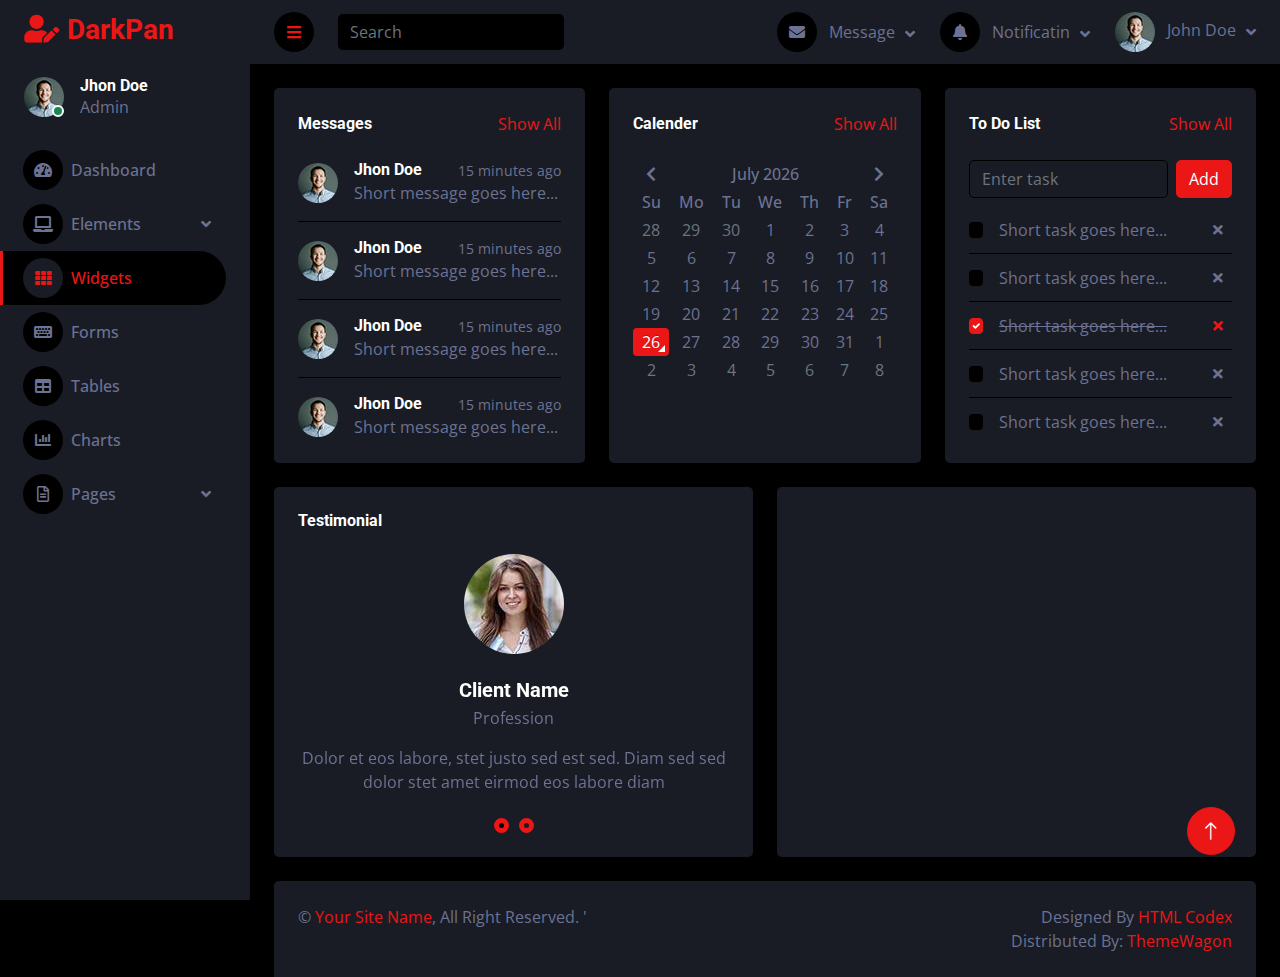
<file: Frontend/darkpan-1.0.0/widget.html>
<!DOCTYPE html>
<html lang="en">

<head>
    <meta charset="utf-8">
    <title>DarkPan - Bootstrap 5 Admin Template</title>
    <meta content="width=device-width, initial-scale=1.0" name="viewport">
    <meta content="" name="keywords">
    <meta content="" name="description">

    <!-- Favicon -->
    <link href="img/favicon.ico" rel="icon">

    <!-- Google Web Fonts -->
    <link rel="preconnect" href="https://fonts.googleapis.com">
    <link rel="preconnect" href="https://fonts.gstatic.com" crossorigin>
    <link href="https://fonts.googleapis.com/css2?family=Open+Sans:wght@400;600&family=Roboto:wght@500;700&display=swap" rel="stylesheet"> 
    
    <!-- Icon Font Stylesheet -->
    <link href="https://cdnjs.cloudflare.com/ajax/libs/font-awesome/5.10.0/css/all.min.css" rel="stylesheet">
    <link href="https://cdn.jsdelivr.net/npm/bootstrap-icons@1.4.1/font/bootstrap-icons.css" rel="stylesheet">

    <!-- Libraries Stylesheet -->
    <link href="lib/owlcarousel/assets/owl.carousel.min.css" rel="stylesheet">
    <link href="lib/tempusdominus/css/tempusdominus-bootstrap-4.min.css" rel="stylesheet" />

    <!-- Customized Bootstrap Stylesheet -->
    <link href="css/bootstrap.min.css" rel="stylesheet">

    <!-- Template Stylesheet -->
    <link href="css/style.css" rel="stylesheet">
</head>

<body>
    <div class="container-fluid position-relative d-flex p-0">
        <!-- Spinner Start -->
        <div id="spinner" class="show bg-dark position-fixed translate-middle w-100 vh-100 top-50 start-50 d-flex align-items-center justify-content-center">
            <div class="spinner-border text-primary" style="width: 3rem; height: 3rem;" role="status">
                <span class="sr-only">Loading...</span>
            </div>
        </div>
        <!-- Spinner End -->


        <!-- Sidebar Start -->
        <div class="sidebar pe-4 pb-3">
            <nav class="navbar bg-secondary navbar-dark">
                <a href="index.html" class="navbar-brand mx-4 mb-3">
                    <h3 class="text-primary"><i class="fa fa-user-edit me-2"></i>DarkPan</h3>
                </a>
                <div class="d-flex align-items-center ms-4 mb-4">
                    <div class="position-relative">
                        <img class="rounded-circle" src="img/user.jpg" alt="" style="width: 40px; height: 40px;">
                        <div class="bg-success rounded-circle border border-2 border-white position-absolute end-0 bottom-0 p-1"></div>
                    </div>
                    <div class="ms-3">
                        <h6 class="mb-0">Jhon Doe</h6>
                        <span>Admin</span>
                    </div>
                </div>
                <div class="navbar-nav w-100">
                    <a href="index.html" class="nav-item nav-link"><i class="fa fa-tachometer-alt me-2"></i>Dashboard</a>
                    <div class="nav-item dropdown">
                        <a href="#" class="nav-link dropdown-toggle" data-bs-toggle="dropdown"><i class="fa fa-laptop me-2"></i>Elements</a>
                        <div class="dropdown-menu bg-transparent border-0">
                            <a href="button.html" class="dropdown-item">Buttons</a>
                            <a href="typography.html" class="dropdown-item">Typography</a>
                            <a href="element.html" class="dropdown-item">Other Elements</a>
                        </div>
                    </div>
                    <a href="widget.html" class="nav-item nav-link active"><i class="fa fa-th me-2"></i>Widgets</a>
                    <a href="form.html" class="nav-item nav-link"><i class="fa fa-keyboard me-2"></i>Forms</a>
                    <a href="table.html" class="nav-item nav-link"><i class="fa fa-table me-2"></i>Tables</a>
                    <a href="chart.html" class="nav-item nav-link"><i class="fa fa-chart-bar me-2"></i>Charts</a>
                    <div class="nav-item dropdown">
                        <a href="#" class="nav-link dropdown-toggle" data-bs-toggle="dropdown"><i class="far fa-file-alt me-2"></i>Pages</a>
                        <div class="dropdown-menu bg-transparent border-0">
                            <a href="signin.html" class="dropdown-item">Sign In</a>
                            <a href="signup.html" class="dropdown-item">Sign Up</a>
                            <a href="404.html" class="dropdown-item">404 Error</a>
                            <a href="blank.html" class="dropdown-item">Blank Page</a>
                        </div>
                    </div>
                </div>
            </nav>
        </div>
        <!-- Sidebar End -->


        <!-- Content Start -->
        <div class="content">
            <!-- Navbar Start -->
            <nav class="navbar navbar-expand bg-secondary navbar-dark sticky-top px-4 py-0">
                <a href="index.html" class="navbar-brand d-flex d-lg-none me-4">
                    <h2 class="text-primary mb-0"><i class="fa fa-user-edit"></i></h2>
                </a>
                <a href="#" class="sidebar-toggler flex-shrink-0">
                    <i class="fa fa-bars"></i>
                </a>
                <form class="d-none d-md-flex ms-4">
                    <input class="form-control bg-dark border-0" type="search" placeholder="Search">
                </form>
                <div class="navbar-nav align-items-center ms-auto">
                    <div class="nav-item dropdown">
                        <a href="#" class="nav-link dropdown-toggle" data-bs-toggle="dropdown">
                            <i class="fa fa-envelope me-lg-2"></i>
                            <span class="d-none d-lg-inline-flex">Message</span>
                        </a>
                        <div class="dropdown-menu dropdown-menu-end bg-secondary border-0 rounded-0 rounded-bottom m-0">
                            <a href="#" class="dropdown-item">
                                <div class="d-flex align-items-center">
                                    <img class="rounded-circle" src="img/user.jpg" alt="" style="width: 40px; height: 40px;">
                                    <div class="ms-2">
                                        <h6 class="fw-normal mb-0">Jhon send you a message</h6>
                                        <small>15 minutes ago</small>
                                    </div>
                                </div>
                            </a>
                            <hr class="dropdown-divider">
                            <a href="#" class="dropdown-item">
                                <div class="d-flex align-items-center">
                                    <img class="rounded-circle" src="img/user.jpg" alt="" style="width: 40px; height: 40px;">
                                    <div class="ms-2">
                                        <h6 class="fw-normal mb-0">Jhon send you a message</h6>
                                        <small>15 minutes ago</small>
                                    </div>
                                </div>
                            </a>
                            <hr class="dropdown-divider">
                            <a href="#" class="dropdown-item">
                                <div class="d-flex align-items-center">
                                    <img class="rounded-circle" src="img/user.jpg" alt="" style="width: 40px; height: 40px;">
                                    <div class="ms-2">
                                        <h6 class="fw-normal mb-0">Jhon send you a message</h6>
                                        <small>15 minutes ago</small>
                                    </div>
                                </div>
                            </a>
                            <hr class="dropdown-divider">
                            <a href="#" class="dropdown-item text-center">See all message</a>
                        </div>
                    </div>
                    <div class="nav-item dropdown">
                        <a href="#" class="nav-link dropdown-toggle" data-bs-toggle="dropdown">
                            <i class="fa fa-bell me-lg-2"></i>
                            <span class="d-none d-lg-inline-flex">Notificatin</span>
                        </a>
                        <div class="dropdown-menu dropdown-menu-end bg-secondary border-0 rounded-0 rounded-bottom m-0">
                            <a href="#" class="dropdown-item">
                                <h6 class="fw-normal mb-0">Profile updated</h6>
                                <small>15 minutes ago</small>
                            </a>
                            <hr class="dropdown-divider">
                            <a href="#" class="dropdown-item">
                                <h6 class="fw-normal mb-0">New user added</h6>
                                <small>15 minutes ago</small>
                            </a>
                            <hr class="dropdown-divider">
                            <a href="#" class="dropdown-item">
                                <h6 class="fw-normal mb-0">Password changed</h6>
                                <small>15 minutes ago</small>
                            </a>
                            <hr class="dropdown-divider">
                            <a href="#" class="dropdown-item text-center">See all notifications</a>
                        </div>
                    </div>
                    <div class="nav-item dropdown">
                        <a href="#" class="nav-link dropdown-toggle" data-bs-toggle="dropdown">
                            <img class="rounded-circle me-lg-2" src="img/user.jpg" alt="" style="width: 40px; height: 40px;">
                            <span class="d-none d-lg-inline-flex">John Doe</span>
                        </a>
                        <div class="dropdown-menu dropdown-menu-end bg-secondary border-0 rounded-0 rounded-bottom m-0">
                            <a href="#" class="dropdown-item">My Profile</a>
                            <a href="#" class="dropdown-item">Settings</a>
                            <a href="#" class="dropdown-item">Log Out</a>
                        </div>
                    </div>
                </div>
            </nav>
            <!-- Navbar End -->


            <!-- Widget Start -->
            <div class="container-fluid pt-4 px-4">
                <div class="row g-4">
                    <div class="col-sm-12 col-md-6 col-xl-4">
                        <div class="h-100 bg-secondary rounded p-4">
                            <div class="d-flex align-items-center justify-content-between mb-2">
                                <h6 class="mb-0">Messages</h6>
                                <a href="">Show All</a>
                            </div>
                            <div class="d-flex align-items-center border-bottom py-3">
                                <img class="rounded-circle flex-shrink-0" src="img/user.jpg" alt="" style="width: 40px; height: 40px;">
                                <div class="w-100 ms-3">
                                    <div class="d-flex w-100 justify-content-between">
                                        <h6 class="mb-0">Jhon Doe</h6>
                                        <small>15 minutes ago</small>
                                    </div>
                                    <span>Short message goes here...</span>
                                </div>
                            </div>
                            <div class="d-flex align-items-center border-bottom py-3">
                                <img class="rounded-circle flex-shrink-0" src="img/user.jpg" alt="" style="width: 40px; height: 40px;">
                                <div class="w-100 ms-3">
                                    <div class="d-flex w-100 justify-content-between">
                                        <h6 class="mb-0">Jhon Doe</h6>
                                        <small>15 minutes ago</small>
                                    </div>
                                    <span>Short message goes here...</span>
                                </div>
                            </div>
                            <div class="d-flex align-items-center border-bottom py-3">
                                <img class="rounded-circle flex-shrink-0" src="img/user.jpg" alt="" style="width: 40px; height: 40px;">
                                <div class="w-100 ms-3">
                                    <div class="d-flex w-100 justify-content-between">
                                        <h6 class="mb-0">Jhon Doe</h6>
                                        <small>15 minutes ago</small>
                                    </div>
                                    <span>Short message goes here...</span>
                                </div>
                            </div>
                            <div class="d-flex align-items-center pt-3">
                                <img class="rounded-circle flex-shrink-0" src="img/user.jpg" alt="" style="width: 40px; height: 40px;">
                                <div class="w-100 ms-3">
                                    <div class="d-flex w-100 justify-content-between">
                                        <h6 class="mb-0">Jhon Doe</h6>
                                        <small>15 minutes ago</small>
                                    </div>
                                    <span>Short message goes here...</span>
                                </div>
                            </div>
                        </div>
                    </div>
                    <div class="col-sm-12 col-md-6 col-xl-4">
                        <div class="h-100 bg-secondary rounded p-4">
                            <div class="d-flex align-items-center justify-content-between mb-4">
                                <h6 class="mb-0">Calender</h6>
                                <a href="">Show All</a>
                            </div>
                            <div id="calender"></div>
                        </div>
                    </div>
                    <div class="col-sm-12 col-md-6 col-xl-4">
                        <div class="h-100 bg-secondary rounded p-4">
                            <div class="d-flex align-items-center justify-content-between mb-4">
                                <h6 class="mb-0">To Do List</h6>
                                <a href="">Show All</a>
                            </div>
                            <div class="d-flex mb-2">
                                <input class="form-control bg-transparent" type="text" placeholder="Enter task">
                                <button type="button" class="btn btn-primary ms-2">Add</button>
                            </div>
                            <div class="d-flex align-items-center border-bottom py-2">
                                <input class="form-check-input m-0" type="checkbox">
                                <div class="w-100 ms-3">
                                    <div class="d-flex w-100 align-items-center justify-content-between">
                                        <span>Short task goes here...</span>
                                        <button class="btn btn-sm"><i class="fa fa-times"></i></button>
                                    </div>
                                </div>
                            </div>
                            <div class="d-flex align-items-center border-bottom py-2">
                                <input class="form-check-input m-0" type="checkbox">
                                <div class="w-100 ms-3">
                                    <div class="d-flex w-100 align-items-center justify-content-between">
                                        <span>Short task goes here...</span>
                                        <button class="btn btn-sm"><i class="fa fa-times"></i></button>
                                    </div>
                                </div>
                            </div>
                            <div class="d-flex align-items-center border-bottom py-2">
                                <input class="form-check-input m-0" type="checkbox" checked>
                                <div class="w-100 ms-3">
                                    <div class="d-flex w-100 align-items-center justify-content-between">
                                        <span><del>Short task goes here...</del></span>
                                        <button class="btn btn-sm text-primary"><i class="fa fa-times"></i></button>
                                    </div>
                                </div>
                            </div>
                            <div class="d-flex align-items-center border-bottom py-2">
                                <input class="form-check-input m-0" type="checkbox">
                                <div class="w-100 ms-3">
                                    <div class="d-flex w-100 align-items-center justify-content-between">
                                        <span>Short task goes here...</span>
                                        <button class="btn btn-sm"><i class="fa fa-times"></i></button>
                                    </div>
                                </div>
                            </div>
                            <div class="d-flex align-items-center pt-2">
                                <input class="form-check-input m-0" type="checkbox">
                                <div class="w-100 ms-3">
                                    <div class="d-flex w-100 align-items-center justify-content-between">
                                        <span>Short task goes here...</span>
                                        <button class="btn btn-sm"><i class="fa fa-times"></i></button>
                                    </div>
                                </div>
                            </div>
                        </div>
                    </div>
                    <div class="col-sm-12 col-xl-6">
                        <div class="bg-secondary rounded h-100 p-4">
                            <h6 class="mb-4">Testimonial</h6>
                            <div class="owl-carousel testimonial-carousel">
                                <div class="testimonial-item text-center">
                                    <img class="img-fluid rounded-circle mx-auto mb-4" src="img/testimonial-1.jpg" style="width: 100px; height: 100px;">
                                    <h5 class="mb-1">Client Name</h5>
                                    <p>Profession</p>
                                    <p class="mb-0">Dolor et eos labore, stet justo sed est sed. Diam sed sed dolor stet amet eirmod eos labore diam</p>
                                </div>
                                <div class="testimonial-item text-center">
                                    <img class="img-fluid rounded-circle mx-auto mb-4" src="img/testimonial-2.jpg" style="width: 100px; height: 100px;">
                                    <h5 class="mb-1">Client Name</h5>
                                    <p>Profession</p>
                                    <p class="mb-0">Dolor et eos labore, stet justo sed est sed. Diam sed sed dolor stet amet eirmod eos labore diam</p>
                                </div>
                            </div>
                        </div>
                    </div>
                    <div class="col-sm-12 col-xl-6">
                        <div class="bg-secondary rounded h-100 p-4">
                            <iframe class="position-relative rounded w-100 h-100"
                            src="https://www.google.com/maps/embed?pb=!1m18!1m12!1m3!1d3001156.4288297426!2d-78.01371936852176!3d42.72876761954724!2m3!1f0!2f0!3f0!3m2!1i1024!2i768!4f13.1!3m3!1m2!1s0x4ccc4bf0f123a5a9%3A0xddcfc6c1de189567!2sNew%20York%2C%20USA!5e0!3m2!1sen!2sbd!4v1603794290143!5m2!1sen!2sbd"
                            frameborder="0" allowfullscreen="" aria-hidden="false"
                            tabindex="0" style="filter: grayscale(100%) invert(92%) contrast(83%); border: 0;"></iframe>
                        </div>
                    </div>
                </div>
            </div>
            <!-- Widget End -->


            <!-- Footer Start -->
            <div class="container-fluid pt-4 px-4">
                <div class="bg-secondary rounded-top p-4">
                    <div class="row">
                        <div class="col-12 col-sm-6 text-center text-sm-start">
                            &copy; <a href="#">Your Site Name</a>, All Right Reserved. '
                        </div>
                        <div class="col-12 col-sm-6 text-center text-sm-end">
                            <!--/*** This template is free as long as you keep the footer author’s credit link/attribution link/backlink. If you'd like to use the template without the footer author’s credit link/attribution link/backlink, you can purchase the Credit Removal License from "https://htmlcodex.com/credit-removal". Thank you for your support. ***/-->
                            Designed By <a href="https://htmlcodex.com">HTML Codex</a>
                            <br>Distributed By: <a href="https://themewagon.com" target="_blank">ThemeWagon</a>
                        </div>
                        
                    </div>
                </div>
            </div>
            <!-- Footer End -->
        </div>
        <!-- Content End -->


        <!-- Back to Top -->
        <a href="#" class="btn btn-lg btn-primary btn-lg-square back-to-top"><i class="bi bi-arrow-up"></i></a>
    </div>

    <!-- JavaScript Libraries -->
    <script src="https://code.jquery.com/jquery-3.4.1.min.js"></script>
    <script src="https://cdn.jsdelivr.net/npm/bootstrap@5.0.0/dist/js/bootstrap.bundle.min.js"></script>
    <script src="lib/chart/chart.min.js"></script>
    <script src="lib/easing/easing.min.js"></script>
    <script src="lib/waypoints/waypoints.min.js"></script>
    <script src="lib/owlcarousel/owl.carousel.min.js"></script>
    <script src="lib/tempusdominus/js/moment.min.js"></script>
    <script src="lib/tempusdominus/js/moment-timezone.min.js"></script>
    <script src="lib/tempusdominus/js/tempusdominus-bootstrap-4.min.js"></script>

    <!-- Template Javascript -->
    <script src="js/main.js"></script>
</body>

</html>
</file>
<file: Frontend/darkpan-1.0.0/css/style.css>
/********** Template CSS **********/
:root {
    --primary: #EB1616;
    --secondary: #191C24;
    --light: #6C7293;
    --dark: #000000;
}

.back-to-top {
    position: fixed;
    display: none;
    right: 45px;
    bottom: 45px;
    z-index: 99;
}


/*** Spinner ***/
#spinner {
    opacity: 0;
    visibility: hidden;
    transition: opacity .5s ease-out, visibility 0s linear .5s;
    z-index: 99999;
}

#spinner.show {
    transition: opacity .5s ease-out, visibility 0s linear 0s;
    visibility: visible;
    opacity: 1;
}


/*** Button ***/
.btn {
    transition: .5s;
}

.btn-square {
    width: 38px;
    height: 38px;
}

.btn-sm-square {
    width: 32px;
    height: 32px;
}

.btn-lg-square {
    width: 48px;
    height: 48px;
}

.btn-square,
.btn-sm-square,
.btn-lg-square {
    padding: 0;
    display: inline-flex;
    align-items: center;
    justify-content: center;
    font-weight: normal;
    border-radius: 50px;
}


/*** Layout ***/
.sidebar {
    position: fixed;
    top: 0;
    left: 0;
    bottom: 0;
    width: 250px;
    height: 100vh;
    overflow-y: auto;
    background: var(--secondary);
    transition: 0.5s;
    z-index: 999;
}

.content {
    margin-left: 250px;
    min-height: 100vh;
    background: var(--dark);
    transition: 0.5s;
}

@media (min-width: 992px) {
    .sidebar {
        margin-left: 0;
    }

    .sidebar.open {
        margin-left: -250px;
    }

    .content {
        width: calc(100% - 250px);
    }

    .content.open {
        width: 100%;
        margin-left: 0;
    }
}

@media (max-width: 991.98px) {
    .sidebar {
        margin-left: -250px;
    }

    .sidebar.open {
        margin-left: 0;
    }

    .content {
        width: 100%;
        margin-left: 0;
    }
}


/*** Navbar ***/
.sidebar .navbar .navbar-nav .nav-link {
    padding: 7px 20px;
    color: var(--light);
    font-weight: 500;
    border-left: 3px solid var(--secondary);
    border-radius: 0 30px 30px 0;
    outline: none;
}

.sidebar .navbar .navbar-nav .nav-link:hover,
.sidebar .navbar .navbar-nav .nav-link.active {
    color: var(--primary);
    background: var(--dark);
    border-color: var(--primary);
}

.sidebar .navbar .navbar-nav .nav-link i {
    width: 40px;
    height: 40px;
    display: inline-flex;
    align-items: center;
    justify-content: center;
    background: var(--dark);
    border-radius: 40px;
}

.sidebar .navbar .navbar-nav .nav-link:hover i,
.sidebar .navbar .navbar-nav .nav-link.active i {
    background: var(--secondary);
}

.sidebar .navbar .dropdown-toggle::after {
    position: absolute;
    top: 15px;
    right: 15px;
    border: none;
    content: "\f107";
    font-family: "Font Awesome 5 Free";
    font-weight: 900;
    transition: .5s;
}

.sidebar .navbar .dropdown-toggle[aria-expanded=true]::after {
    transform: rotate(-180deg);
}

.sidebar .navbar .dropdown-item {
    padding-left: 25px;
    border-radius: 0 30px 30px 0;
    color: var(--light);
}

.sidebar .navbar .dropdown-item:hover,
.sidebar .navbar .dropdown-item.active {
    background: var(--dark);
}

.content .navbar .navbar-nav .nav-link {
    margin-left: 25px;
    padding: 12px 0;
    color: var(--light);
    outline: none;
}

.content .navbar .navbar-nav .nav-link:hover,
.content .navbar .navbar-nav .nav-link.active {
    color: var(--primary);
}

.content .navbar .sidebar-toggler,
.content .navbar .navbar-nav .nav-link i {
    width: 40px;
    height: 40px;
    display: inline-flex;
    align-items: center;
    justify-content: center;
    background: var(--dark);
    border-radius: 40px;
}

.content .navbar .dropdown-item {
    color: var(--light);
}

.content .navbar .dropdown-item:hover,
.content .navbar .dropdown-item.active {
    background: var(--dark);
}

.content .navbar .dropdown-toggle::after {
    margin-left: 6px;
    vertical-align: middle;
    border: none;
    content: "\f107";
    font-family: "Font Awesome 5 Free";
    font-weight: 900;
    transition: .5s;
}

.content .navbar .dropdown-toggle[aria-expanded=true]::after {
    transform: rotate(-180deg);
}

@media (max-width: 575.98px) {
    .content .navbar .navbar-nav .nav-link {
        margin-left: 15px;
    }
}


/*** Date Picker ***/
.bootstrap-datetimepicker-widget.bottom {
    top: auto !important;
}

.bootstrap-datetimepicker-widget .table * {
    border-bottom-width: 0px;
}

.bootstrap-datetimepicker-widget .table th {
    font-weight: 500;
}

.bootstrap-datetimepicker-widget.dropdown-menu {
    padding: 10px;
    border-radius: 2px;
}

.bootstrap-datetimepicker-widget table td.active,
.bootstrap-datetimepicker-widget table td.active:hover {
    background: var(--primary);
}

.bootstrap-datetimepicker-widget table td.today::before {
    border-bottom-color: var(--primary);
}


/*** Testimonial ***/
.progress .progress-bar {
    width: 0px;
    transition: 2s;
}


/*** Testimonial ***/
.testimonial-carousel .owl-dots {
    margin-top: 24px;
    display: flex;
    align-items: flex-end;
    justify-content: center;
}

.testimonial-carousel .owl-dot {
    position: relative;
    display: inline-block;
    margin: 0 5px;
    width: 15px;
    height: 15px;
    border: 5px solid var(--primary);
    border-radius: 15px;
    transition: .5s;
}

.testimonial-carousel .owl-dot.active {
    background: var(--dark);
    border-color: var(--primary);
}

.wrapper {
    flex: 1;
    display: flex;
    flex-direction: column;
}

/* Footer styles */
footer {
    background: var(--dark); /* Or any other background color */
    padding: 20px;
    text-align: center;
    color: var(--light);
    margin-top: auto; /* This pushes the footer to the bottom */
}

html, body {
    height: 100%;
    margin: 0;
}

#wrapper {
    display: flex;
    min-height: 100vh;
    flex-direction: column;
}

#content-wrapper {
    flex: 1; /* This will allow the content to take up available space */
}

#footer {
    background-color: #333;
    color: white;
    padding: 20px;
    text-align: center;
}

#typewriter {
    color: #6C7293;
    font-weight: bold;
}
#cursor {
    color: #6C7293;
    animation: blink 1s linear infinite;
}
@keyframes blink {
    0% {
        opacity: 100%;
    }
    50% {
        opacity: 0%;
    }
}
</file>
